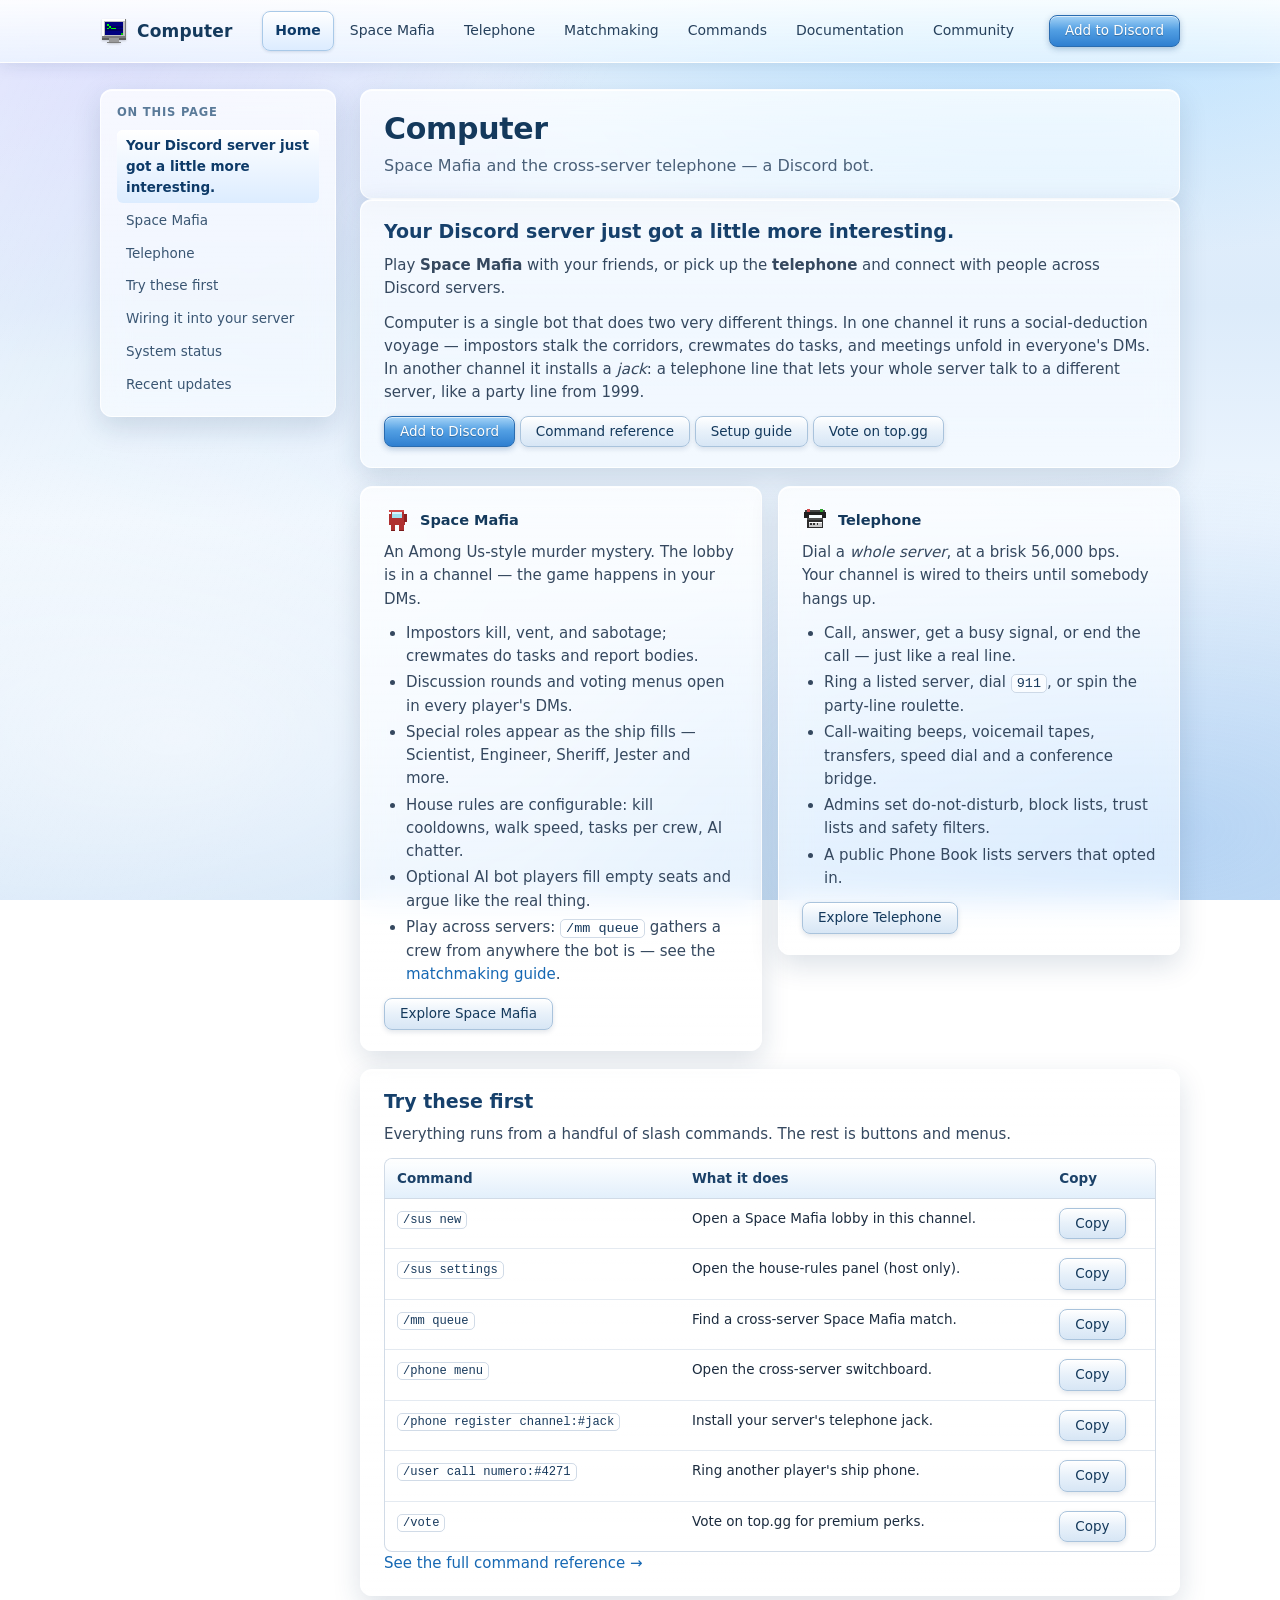
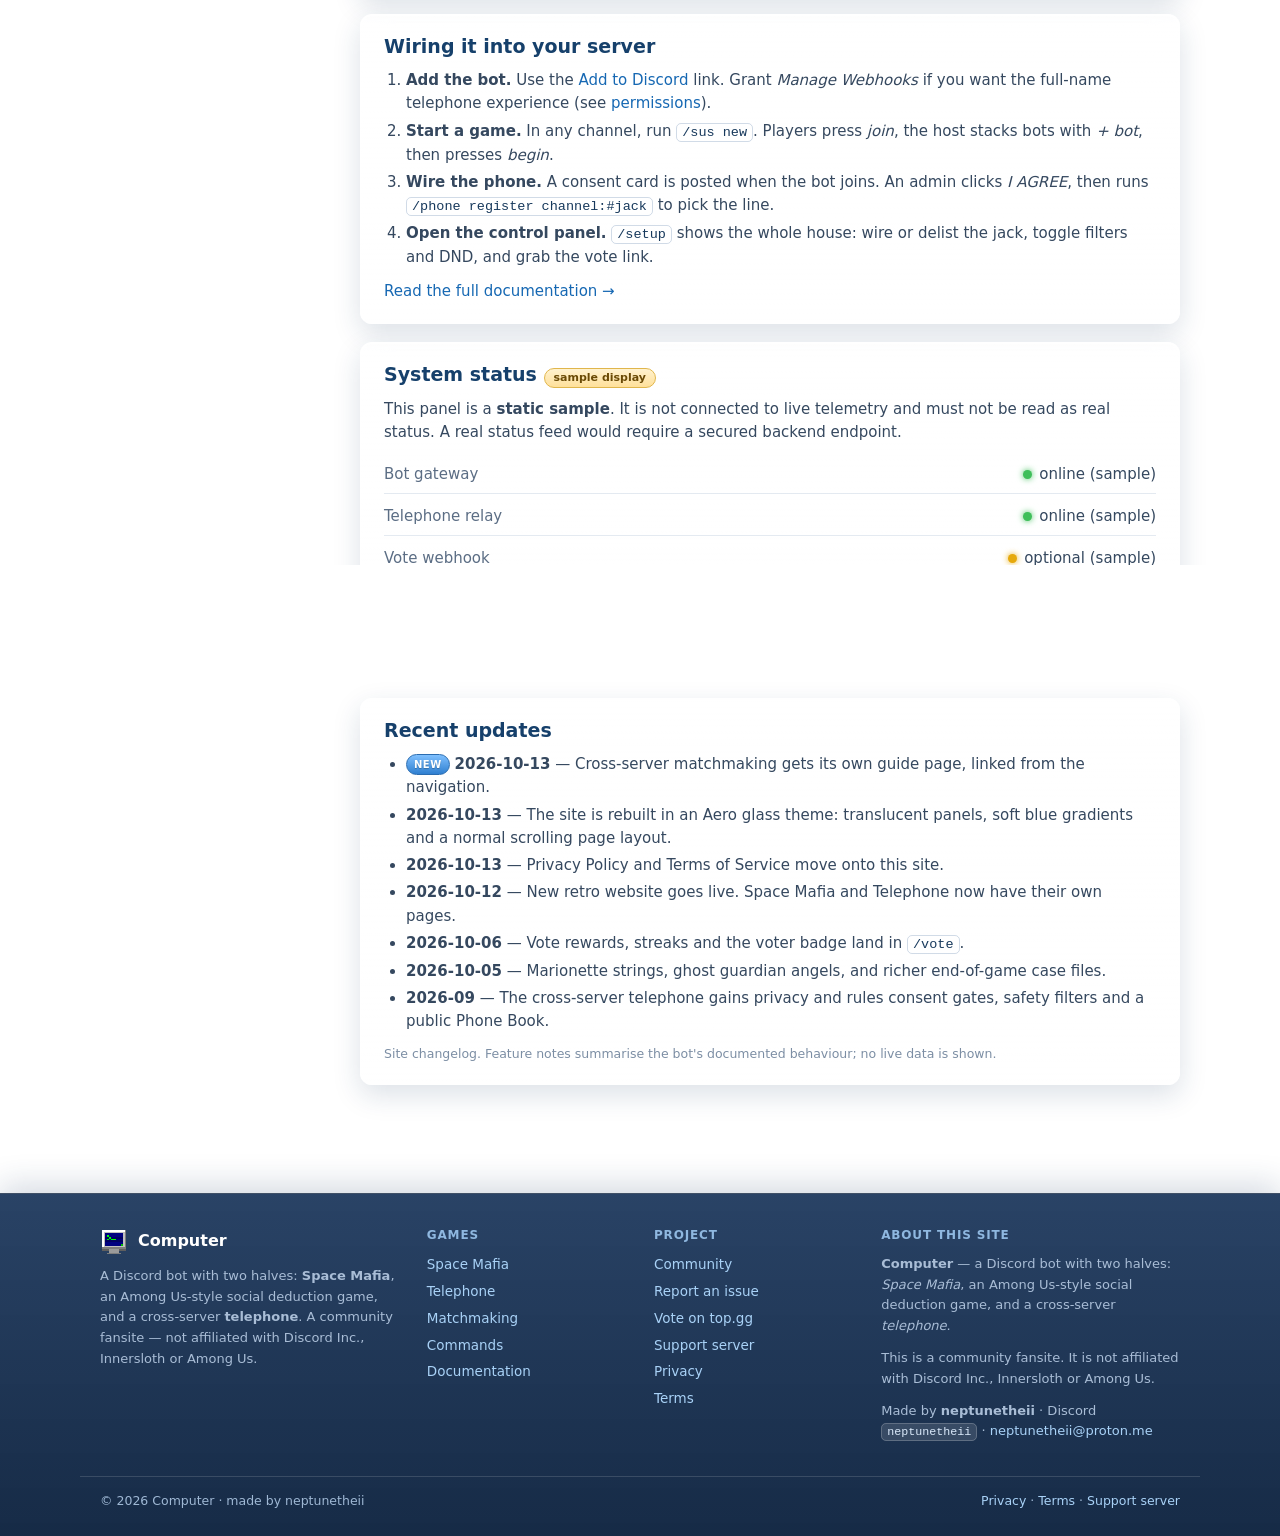
<file: index.html>
<!DOCTYPE html>
<html lang="en">
<head>
  <meta charset="utf-8">
  <meta name="viewport" content="width=device-width, initial-scale=1">
  <title>Computer — Space Mafia &amp; the cross-server telephone for Discord</title>
  <meta name="description" content="Computer is a Discord bot. Play Space Mafia (an Among Us-style social deduction game) or pick up the telephone and connect with people across Discord servers.">
  <link rel="icon" href="assets/img/favicon.svg" type="image/svg+xml">
  <link rel="stylesheet" href="assets/css/aero.css">
</head>
<body>
<a class="skip-link" href="#main">Skip to content</a>
<div class="aero-bg" aria-hidden="true"></div>

<header class="site-header">
  <div class="wrap">
    <a class="brand" href="index.html">
      <img src="assets/img/logo.svg" alt="" width="28" height="28">
      <span class="brand-name">Computer</span>
    </a>
    <nav class="site-nav" id="site-nav" aria-label="Primary">
      <a class="nav-link is-current" href="index.html" aria-current="page"><span>Home</span></a>
      <a class="nav-link" href="space-mafia.html"><span>Space Mafia</span></a>
      <a class="nav-link" href="telephone.html"><span>Telephone</span></a>
      <a class="nav-link" href="matchmaking.html"><span>Matchmaking</span></a>
      <a class="nav-link" href="commands.html"><span>Commands</span></a>
      <a class="nav-link" href="docs.html"><span>Documentation</span></a>
      <a class="nav-link" href="community.html"><span>Community</span></a>
    </nav>
    <div class="header-cta">
      <a class="btn btn-primary" href="https://discord.com/oauth2/authorize?client_id=1532049960693006376&permissions=4503599627683904&integration_type=0&scope=bot" rel="noopener">Add to Discord</a>
    </div>
    <button class="nav-toggle" type="button" aria-expanded="false" aria-controls="site-nav" aria-label="Toggle navigation">&#9776;</button>
  </div>
</header>

<main id="main" class="wrap">
  <div class="page-grid has-aside">
    <aside class="page-aside" aria-label="On this page">
      <p class="aside-title">On this page</p>
      <ul class="toc">
        <li><a href="#welcome-title">Your Discord server just got a little more interesting.</a></li>
        <li><a href="#f-mafia">Space Mafia</a></li>
        <li><a href="#f-phone">Telephone</a></li>
        <li><a href="#preview-title">Try these first</a></li>
        <li><a href="#setup-title">Wiring it into your server</a></li>
        <li><a href="#status-title">System status</a></li>
        <li><a href="#updates-title">Recent updates</a></li>
      </ul>
    </aside>
    <article class="page-main">
      <header class="page-head">
        <h1>Computer</h1>
        <p class="page-lead">Space Mafia and the cross-server telephone — a Discord bot.</p>
      </header>

<!-- ============================ welcome ============================ -->
    <section class="section" aria-labelledby="welcome-title">
      <div class="section-body">
        <h2 class="section-title" id="welcome-title">Your Discord server just got a little more interesting.</h2>
        <p class="panel-copy">
          Play <strong>Space Mafia</strong> with your friends, or pick up the <strong>telephone</strong>
          and connect with people across Discord servers.
        </p>
        <p class="panel-copy">
          Computer is a single bot that does two very different things. In one channel it runs a
          social-deduction voyage — impostors stalk the corridors, crewmates do tasks, and meetings
          unfold in everyone's DMs. In another channel it installs a <em>jack</em>: a telephone line
          that lets your whole server talk to a different server, like a party line from 1999.
        </p>
        <p class="panel-copy">
          <a class="btn btn-primary" href="https://discord.com/oauth2/authorize?client_id=1532049960693006376&amp;permissions=4503599627683904&amp;integration_type=0&amp;scope=bot" rel="noopener">Add to Discord</a>
          <a class="btn" href="commands.html">Command reference</a>
          <a class="btn" href="docs.html">Setup guide</a>
          <a class="btn" href="https://top.gg/bot/1532049960693006376" rel="noopener">Vote on top.gg</a>
        </p>
      </div>
    </section>

    <!-- ========================== two features ========================== -->
    <section class="section" aria-label="Featured systems">
      <div class="grid-2">

        <article class="feature" aria-labelledby="f-mafia">
          <div class="section-body">
            <div class="feature-head">
              <img class="feature-icon" src="assets/img/crewmate.svg" alt="">
              <h3 id="f-mafia">Space Mafia</h3>
            </div>
            <p class="panel-copy">An Among Us-style murder mystery. The lobby is in a channel — the game happens in your DMs.</p>
            <ul class="tight">
              <li>Impostors kill, vent, and sabotage; crewmates do tasks and report bodies.</li>
              <li>Discussion rounds and voting menus open in every player's DMs.</li>
              <li>Special roles appear as the ship fills — Scientist, Engineer, Sheriff, Jester and more.</li>
              <li>House rules are configurable: kill cooldowns, walk speed, tasks per crew, AI chatter.</li>
              <li>Optional AI bot players fill empty seats and argue like the real thing.</li>
              <li>Play across servers: <code>/mm queue</code> gathers a crew from anywhere the bot is — see the <a href="matchmaking.html">matchmaking guide</a>.</li>
            </ul>
            <p class="feature-actions">
              <a class="btn" href="space-mafia.html">Explore Space Mafia</a>
            </p>
          </div>
        </article>

        <article class="feature" aria-labelledby="f-phone">
          <div class="section-body">
            <div class="feature-head">
              <img class="feature-icon" src="assets/img/telephone.svg" alt="">
              <h3 id="f-phone">Telephone</h3>
            </div>
            <p class="panel-copy">Dial a <em>whole server</em>, at a brisk 56,000 bps. Your channel is wired to theirs until somebody hangs up.</p>
            <ul class="tight">
              <li>Call, answer, get a busy signal, or end the call — just like a real line.</li>
              <li>Ring a listed server, dial <code>911</code>, or spin the party-line roulette.</li>
              <li>Call-waiting beeps, voicemail tapes, transfers, speed dial and a conference bridge.</li>
              <li>Admins set do-not-disturb, block lists, trust lists and safety filters.</li>
              <li>A public Phone Book lists servers that opted in.</li>
            </ul>
            <p class="feature-actions">
              <a class="btn" href="telephone.html">Explore Telephone</a>
            </p>
          </div>
        </article>

      </div>
    </section>

    <!-- ========================= command preview ========================= -->
    <section class="section" aria-labelledby="preview-title">
      <div class="section-body">
        <h2 class="section-title" id="preview-title">Try these first</h2>
        <p class="panel-copy">Everything runs from a handful of slash commands. The rest is buttons and menus.</p>
        <div class="table-scroll">
          <table class="doc-table">
            <thead>
              <tr><th class="col-cmd">Command</th><th>What it does</th><th>Copy</th></tr>
            </thead>
            <tbody>
              <tr><td class="col-cmd"><code>/sus new</code></td><td>Open a Space Mafia lobby in this channel.</td><td><button class="btn" data-copy="/sus new">Copy</button></td></tr>
              <tr><td class="col-cmd"><code>/sus settings</code></td><td>Open the house-rules panel (host only).</td><td><button class="btn" data-copy="/sus settings">Copy</button></td></tr>
              <tr><td class="col-cmd"><code>/mm queue</code></td><td>Find a cross-server Space Mafia match.</td><td><button class="btn" data-copy="/mm queue">Copy</button></td></tr>
              <tr><td class="col-cmd"><code>/phone menu</code></td><td>Open the cross-server switchboard.</td><td><button class="btn" data-copy="/phone menu">Copy</button></td></tr>
              <tr><td class="col-cmd"><code>/phone register channel:#jack</code></td><td>Install your server's telephone jack.</td><td><button class="btn" data-copy="/phone register channel:#jack">Copy</button></td></tr>
              <tr><td class="col-cmd"><code>/user call numero:#4271</code></td><td>Ring another player's ship phone.</td><td><button class="btn" data-copy="/user call numero:#4271">Copy</button></td></tr>
              <tr><td class="col-cmd"><code>/vote</code></td><td>Vote on top.gg for premium perks.</td><td><button class="btn" data-copy="/vote">Copy</button></td></tr>
            </tbody>
          </table>
        </div>
        <p class="panel-copy"><a href="commands.html">See the full command reference &rarr;</a></p>
      </div>
    </section>

    <!-- ============================ setup ============================== -->
    <section class="section" aria-labelledby="setup-title">
      <div class="section-body">
        <h2 class="section-title" id="setup-title">Wiring it into your server</h2>
        <ol>
          <li><strong>Add the bot.</strong> Use the <a href="https://discord.com/oauth2/authorize?client_id=1532049960693006376&amp;permissions=4503599627683904&amp;integration_type=0&amp;scope=bot" rel="noopener">Add to Discord</a> link. Grant <em>Manage Webhooks</em> if you want the full-name telephone experience (see <a href="docs.html#permissions">permissions</a>).</li>
          <li><strong>Start a game.</strong> In any channel, run <code>/sus new</code>. Players press <em>join</em>, the host stacks bots with <em>+ bot</em>, then presses <em>begin</em>.</li>
          <li><strong>Wire the phone.</strong> A consent card is posted when the bot joins. An admin clicks <em>I AGREE</em>, then runs <code>/phone register channel:#jack</code> to pick the line.</li>
          <li><strong>Open the control panel.</strong> <code>/setup</code> shows the whole house: wire or delist the jack, toggle filters and DND, and grab the vote link.</li>
        </ol>
        <p class="panel-copy"><a href="docs.html">Read the full documentation &rarr;</a></p>
      </div>
    </section>

    <!-- ============================ status ============================= -->
    <section class="section" id="status" aria-labelledby="status-title">
      <div class="section-body">
        <h2 class="section-title" id="status-title">System status <span class="sample-flag">sample display</span></h2>
        <p class="panel-copy">
          This panel is a <strong>static sample</strong>. It is not connected to live telemetry and must not be
          read as real status. A real status feed would require a secured backend endpoint.
        </p>
        <ul class="status-list">
          <li><span class="st-label">Bot gateway</span><span><span class="status-dot ok" aria-hidden="true"></span>online (sample)</span></li>
          <li><span class="st-label">Telephone relay</span><span><span class="status-dot ok" aria-hidden="true"></span>online (sample)</span></li>
          <li><span class="st-label">Vote webhook</span><span><span class="status-dot warn" aria-hidden="true"></span>optional (sample)</span></li>
          <li><span class="st-label">Account + line store</span><span><span class="status-dot ok" aria-hidden="true"></span>online (sample)</span></li>
        </ul>
        <p class="panel-copy" style="margin-top:8px">
          <button class="btn" data-copy="http://127.0.0.1:8080/healthz">Copy health check URL</button>
          <span class="tag">GET /healthz</span> <span class="tag">POST /topgg/webhook</span>
        </p>
      </div>
    </section>

    <!-- ============================ updates ============================ -->
    <section class="section" aria-labelledby="updates-title">
      <div class="section-body">
        <h2 class="section-title" id="updates-title">Recent updates</h2>
        <ul>
          <li><span class="newflag">new</span> <strong>2026-10-13</strong> — Cross-server matchmaking gets its own guide page, linked from the navigation.</li>
          <li><strong>2026-10-13</strong> — The site is rebuilt in an Aero glass theme: translucent panels, soft blue gradients and a normal scrolling page layout.</li>
          <li><strong>2026-10-13</strong> — Privacy Policy and Terms of Service move onto this site.</li>
          <li><strong>2026-10-12</strong> — New retro website goes live. Space Mafia and Telephone now have their own pages.</li>
          <li><strong>2026-10-06</strong> — Vote rewards, streaks and the voter badge land in <code>/vote</code>.</li>
          <li><strong>2026-10-05</strong> — Marionette strings, ghost guardian angels, and richer end-of-game case files.</li>
          <li><strong>2026-09</strong> — The cross-server telephone gains privacy and rules consent gates, safety filters and a public Phone Book.</li>
        </ul>
<p class="smallprint">Site changelog. Feature notes summarise the bot's documented behaviour; no live data is shown.</p>
      </div>
    </section>
    </article>
  </div>
</main>

<footer class="site-footer">
  <div class="wrap footer-grid">
    <div class="f-col">
      <div class="f-brand"><img src="assets/img/logo.svg" alt=""><b>Computer</b></div>
      <p class="f-blurb">A Discord bot with two halves: <strong>Space&nbsp;Mafia</strong>, an
      Among&nbsp;Us-style social deduction game, and a cross-server <strong>telephone</strong>.
      A community fansite &mdash; not affiliated with Discord&nbsp;Inc., Innersloth or Among&nbsp;Us.</p>
    </div>
    <nav class="f-col" aria-label="Games">
      <h4>Games</h4>
      <ul>
        <li><a href="space-mafia.html">Space Mafia</a></li>
        <li><a href="telephone.html">Telephone</a></li>
        <li><a href="matchmaking.html">Matchmaking</a></li>
        <li><a href="commands.html">Commands</a></li>
        <li><a href="docs.html">Documentation</a></li>
      </ul>
    </nav>
    <nav class="f-col" aria-label="Project">
      <h4>Project</h4>
      <ul>
        <li><a href="community.html">Community</a></li>
        <li><a href="https://github.com/notmicrosoft2000-cmd/computer/issues" rel="noopener">Report an issue</a></li>
        <li><a href="https://top.gg/bot/1532049960693006376" rel="noopener">Vote on top.gg</a></li>
        <li><a href="https://discord.gg/3ew2nxAjbC" rel="noopener">Support server</a></li>
        <li><a href="privacy.html">Privacy</a></li>
        <li><a href="terms.html">Terms</a></li>
      </ul>
    </nav>
    <div class="f-col" id="about">
      <h4>About this site</h4>
      <p><strong>Computer</strong> &mdash; a Discord bot with two halves: <em>Space Mafia</em>,
      an Among&nbsp;Us-style social deduction game, and a cross-server <em>telephone</em>.</p>
      <p>This is a community fansite. It is not affiliated with Discord&nbsp;Inc., Innersloth or Among&nbsp;Us.</p>
      <p>Made by <strong>neptunetheii</strong> &middot; Discord <code>neptunetheii</code> &middot;
      <a href="mailto:neptunetheii@proton.me">neptunetheii@proton.me</a></p>
    </div>
  </div>
  <div class="wrap footer-bottom">
    <p>&copy; <span data-year>2026</span> Computer &middot; made by neptunetheii</p>
    <p><a href="privacy.html">Privacy</a> &middot; <a href="terms.html">Terms</a> &middot;
    <a href="https://discord.gg/3ew2nxAjbC" rel="noopener">Support server</a></p>
  </div>
</footer>

<script src="assets/js/main.js" defer></script>
</body>
</html>
</file>
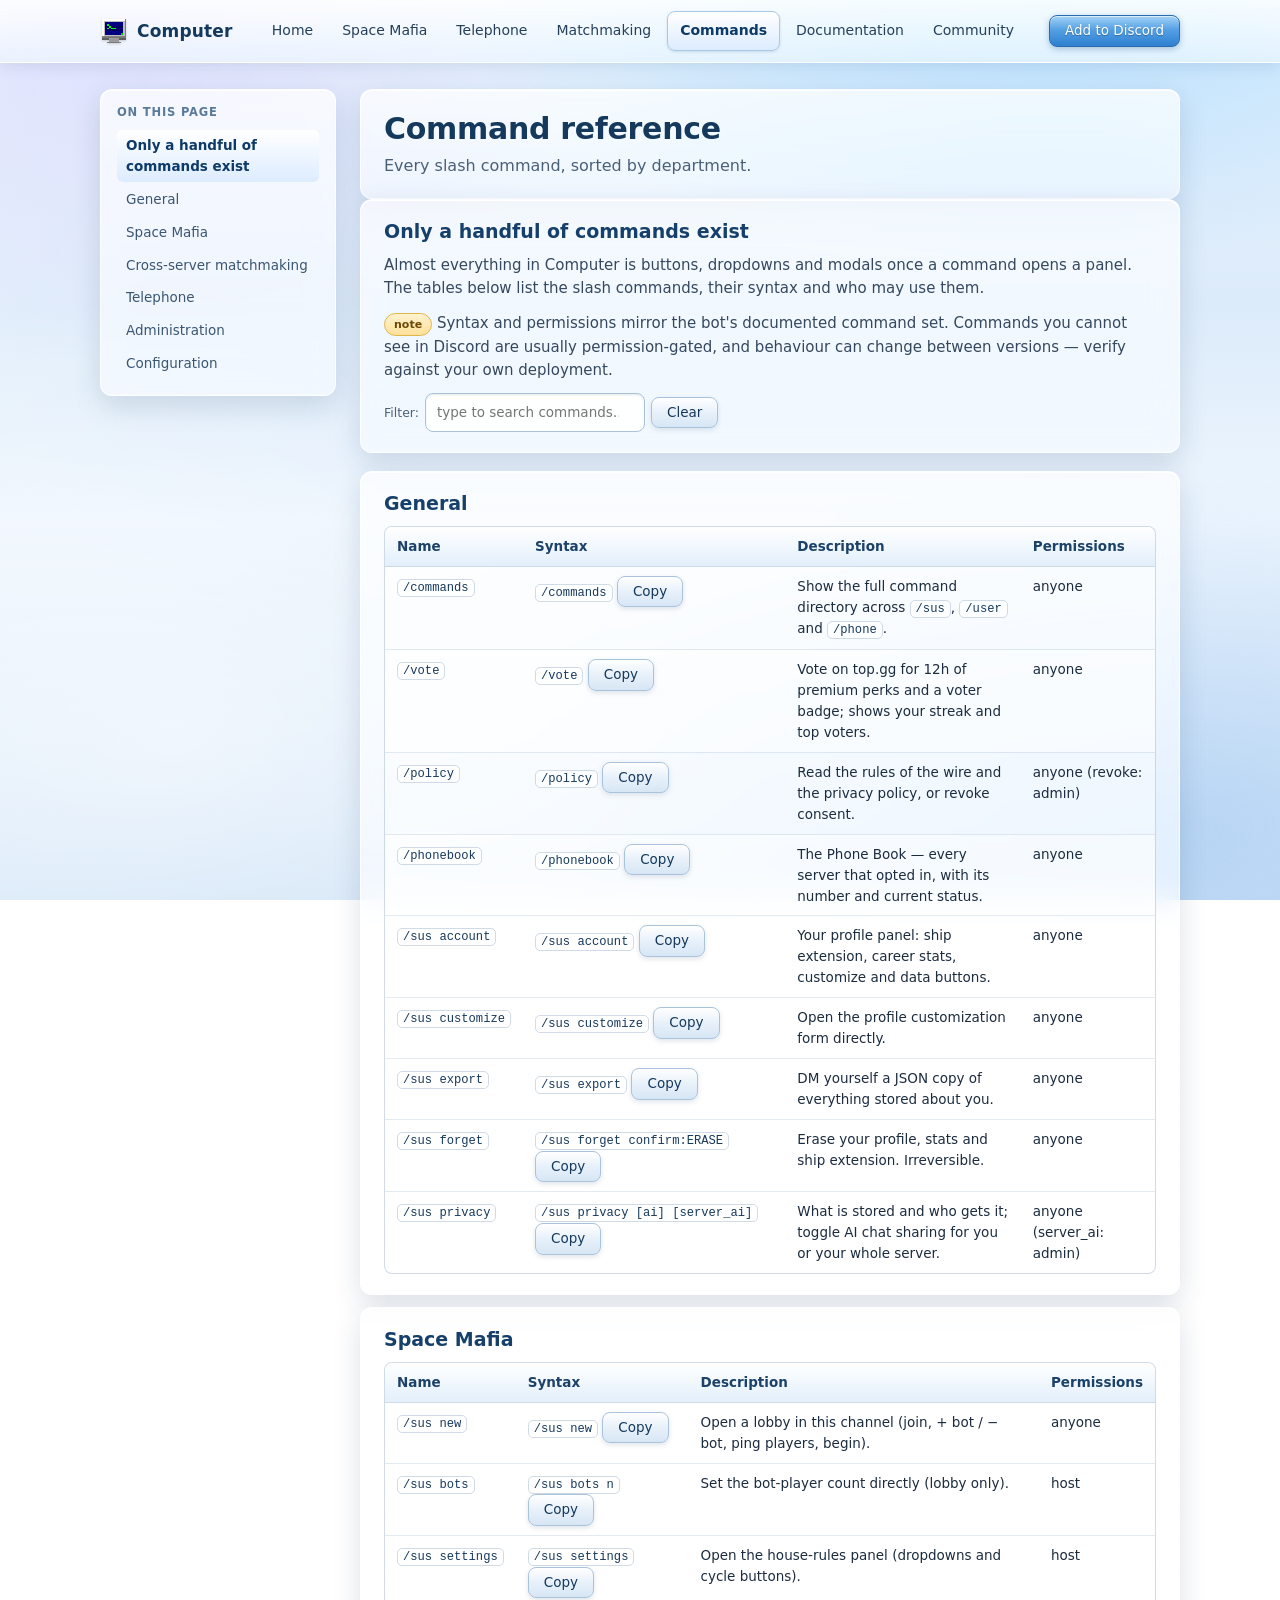
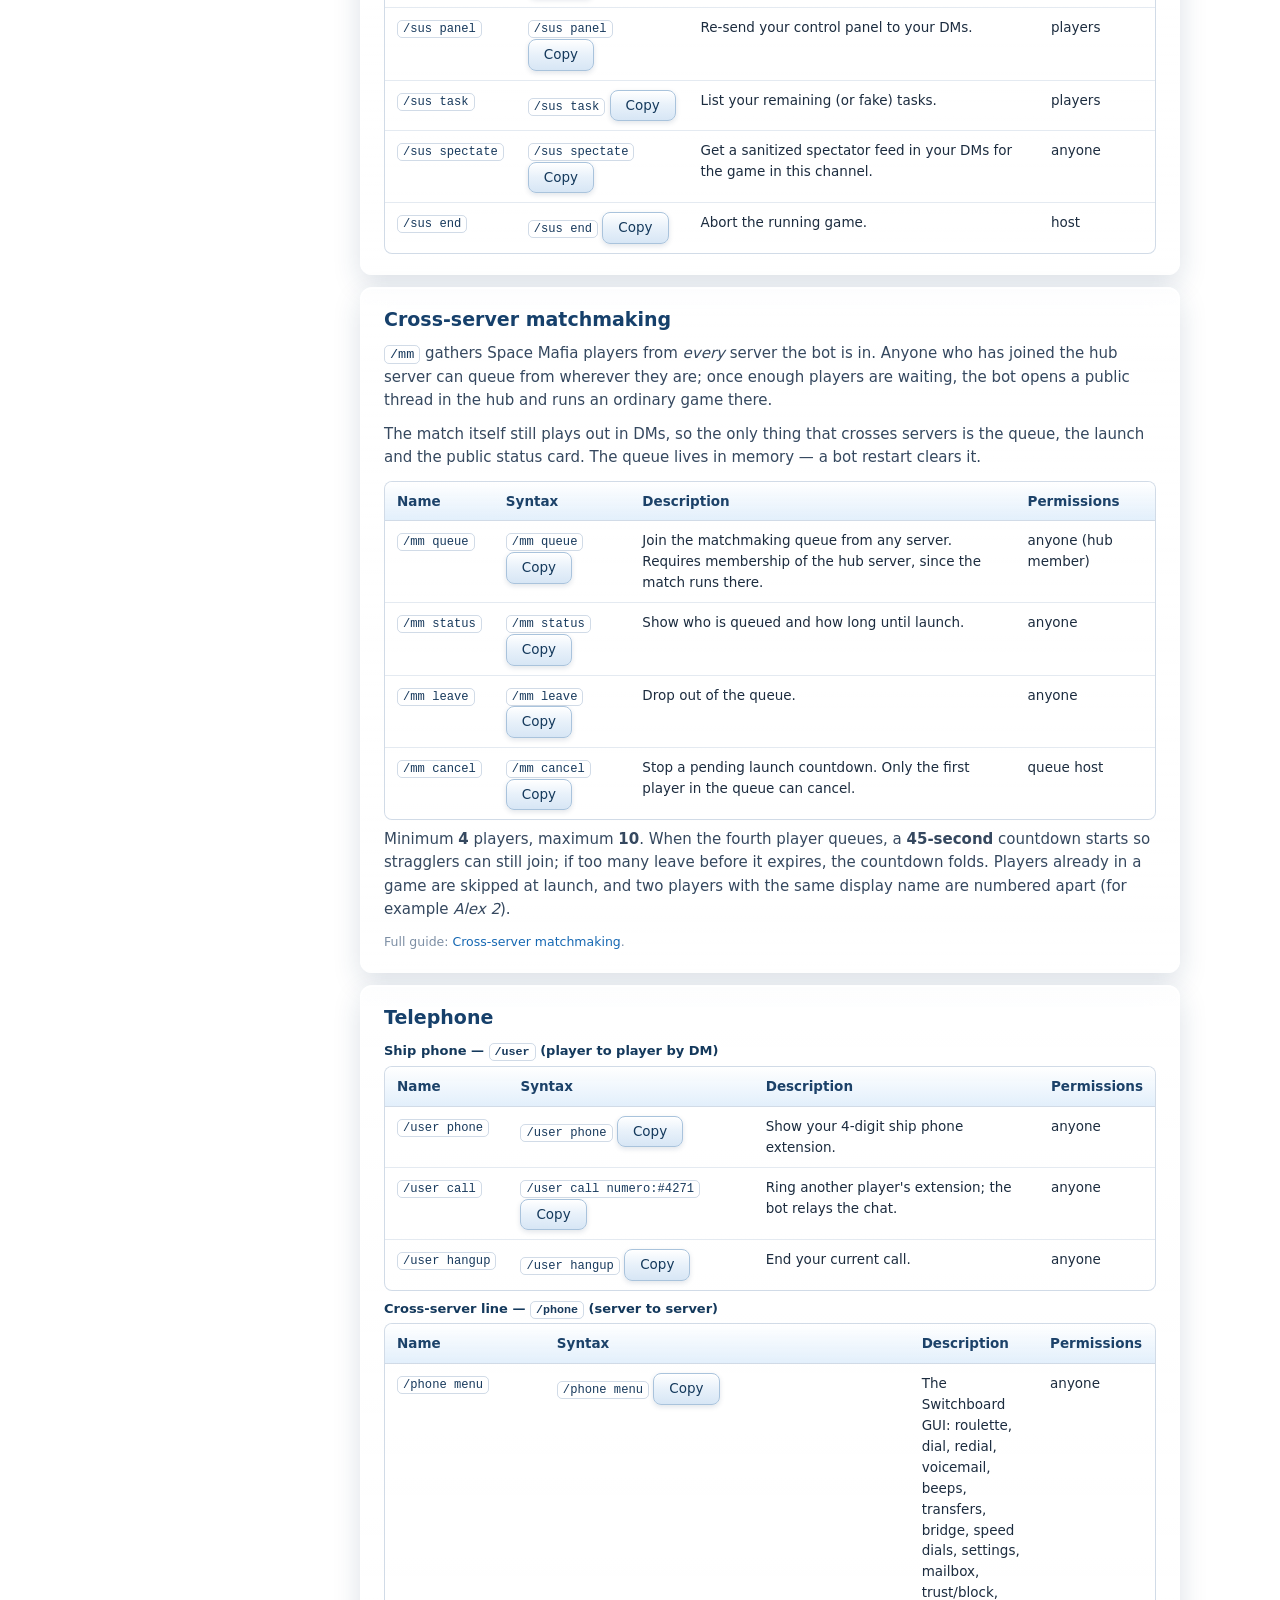
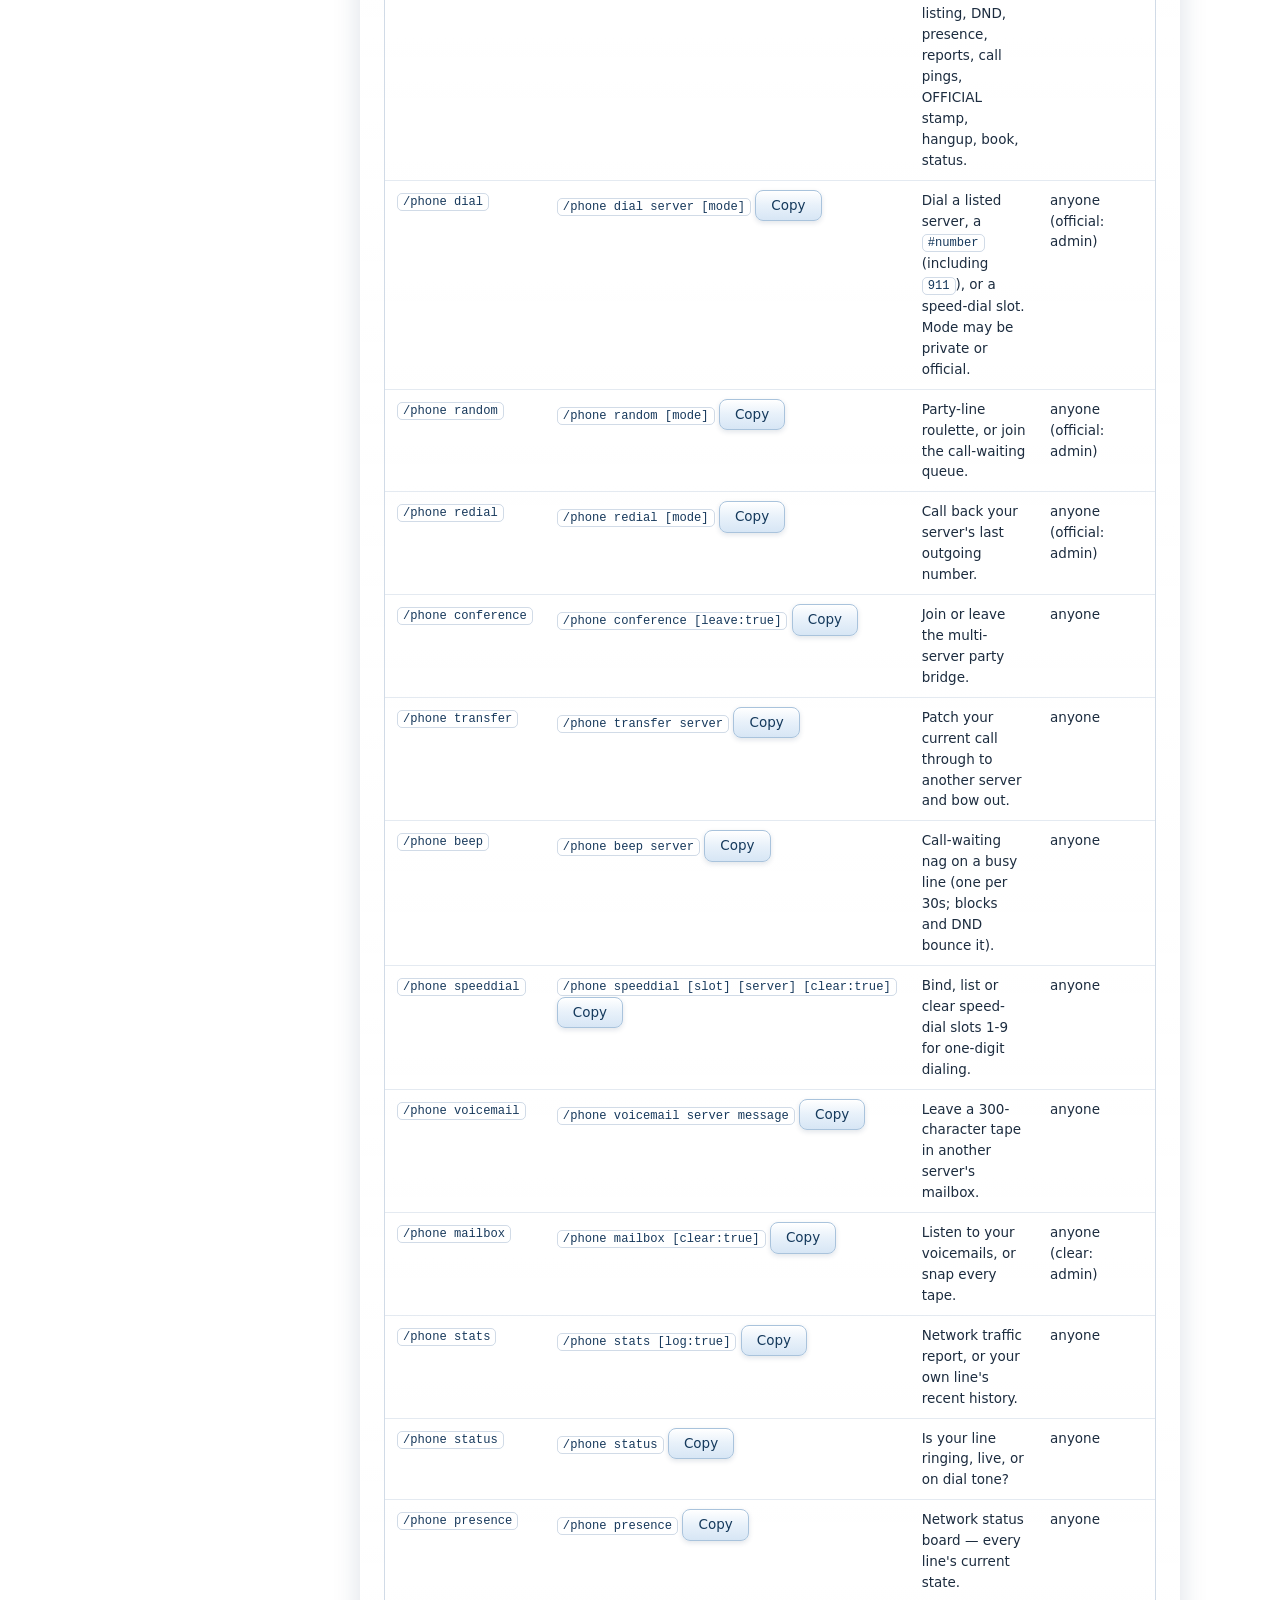
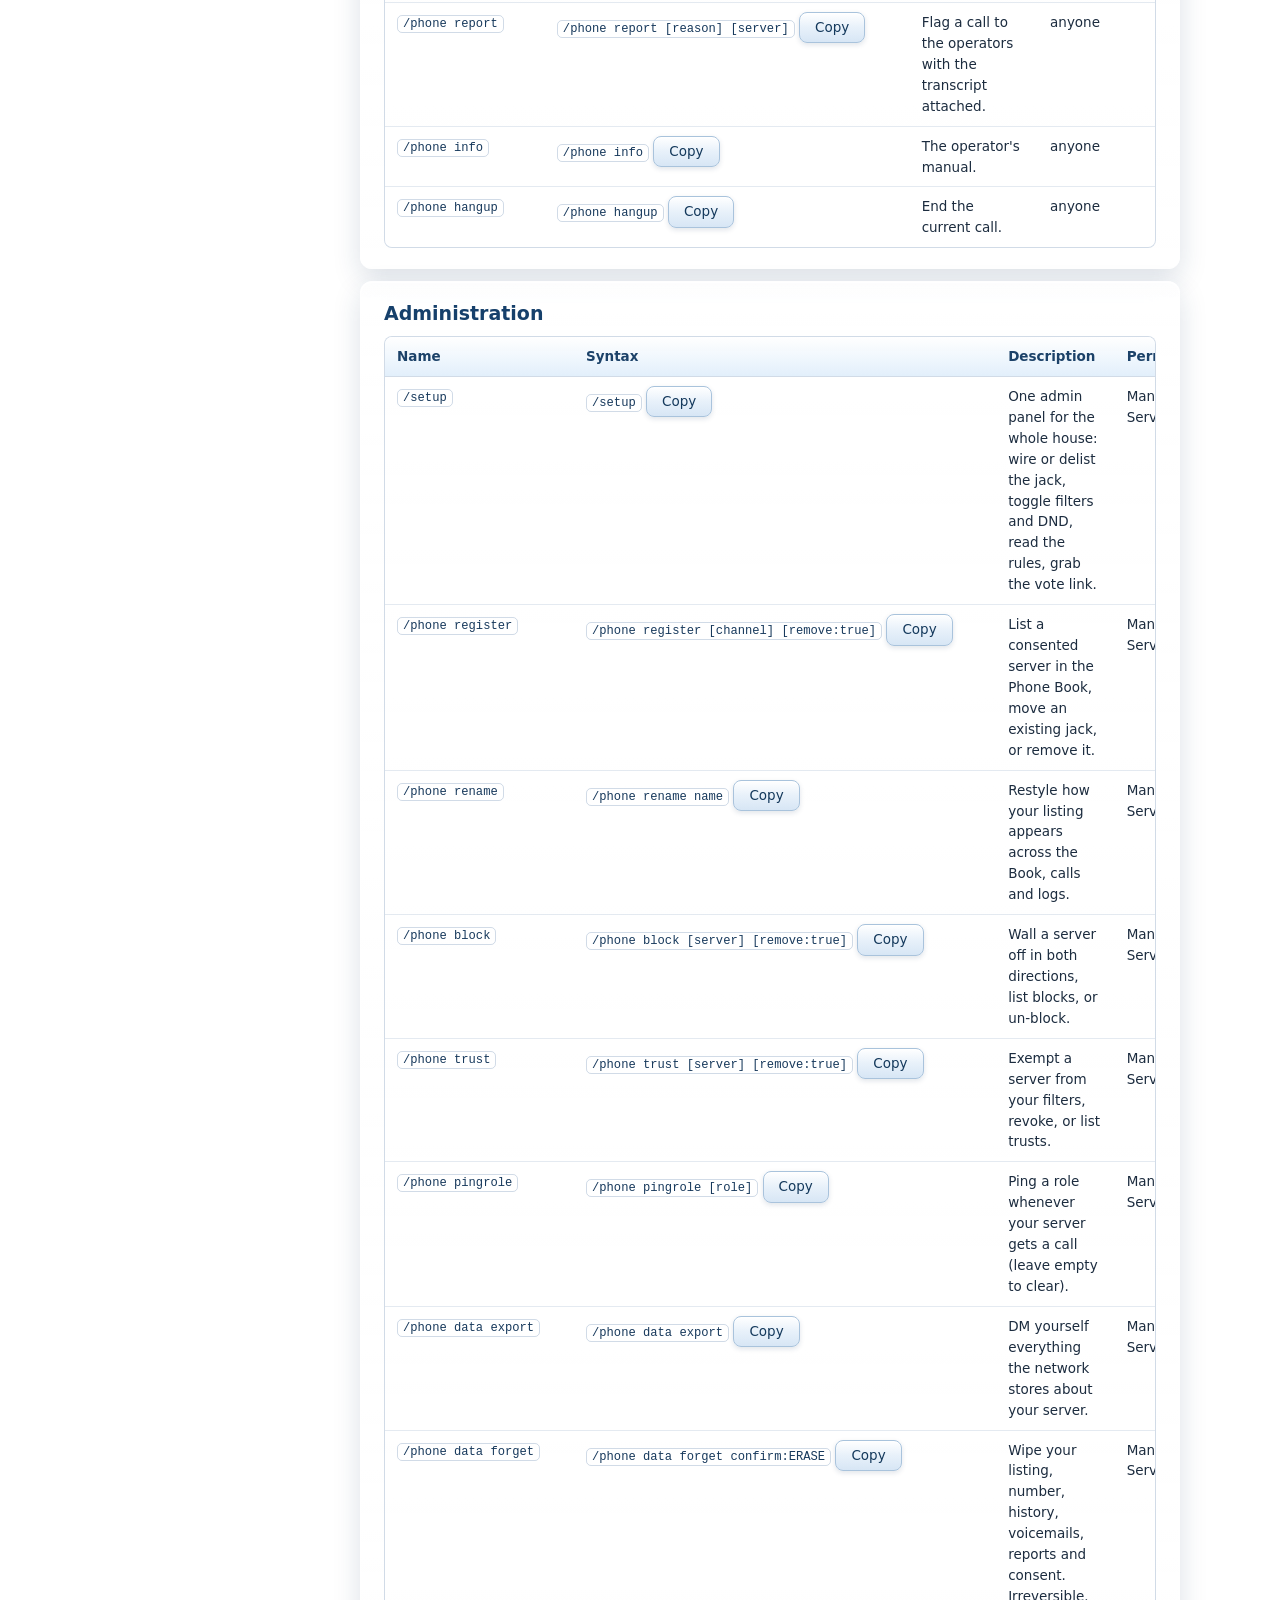
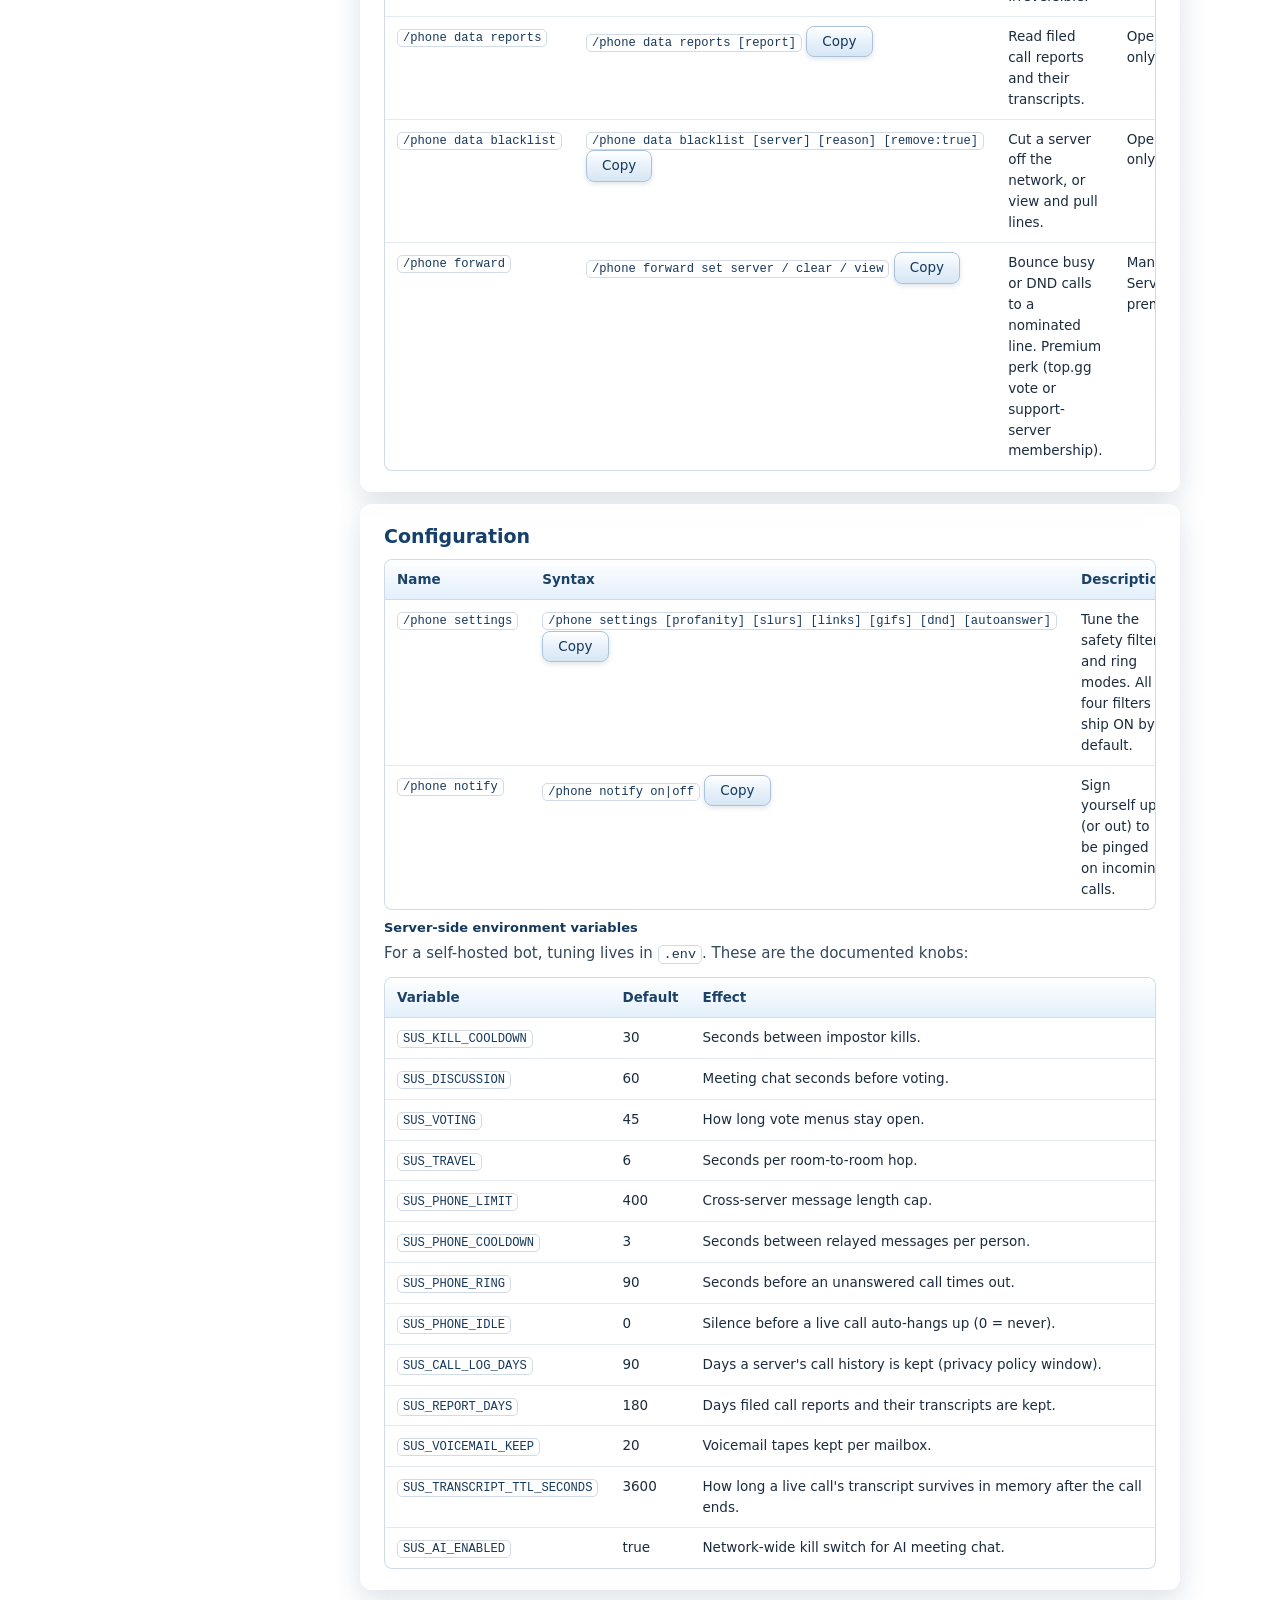
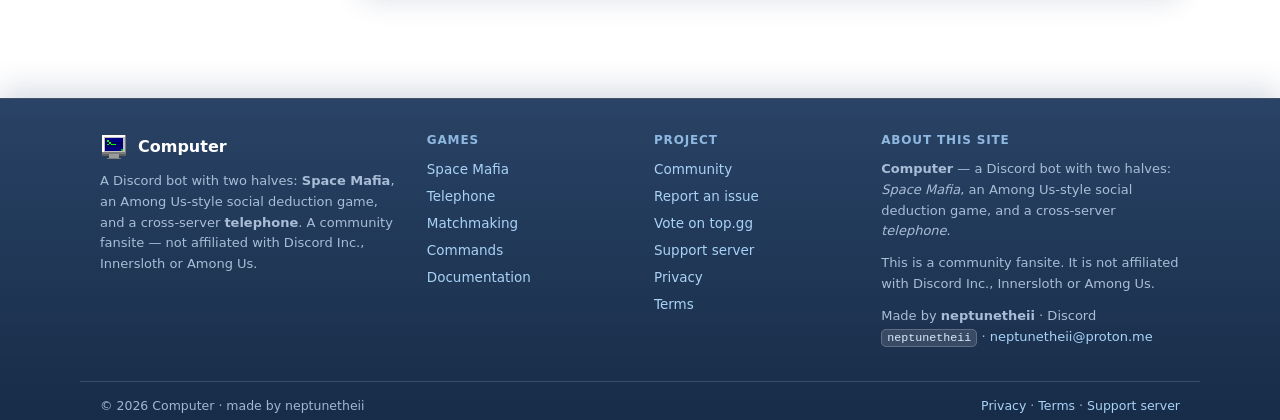
<file: commands.html>
<!DOCTYPE html>
<html lang="en">
<head>
  <meta charset="utf-8">
  <meta name="viewport" content="width=device-width, initial-scale=1">
  <title>Commands — Computer</title>
  <meta name="description" content="The full Computer Discord bot command reference: General, Space Mafia, cross-server matchmaking, Telephone, Administration and Configuration, with syntax and permissions.">
  <link rel="icon" href="assets/img/favicon.svg" type="image/svg+xml">
  <link rel="stylesheet" href="assets/css/aero.css">
</head>
<body>
<a class="skip-link" href="#main">Skip to content</a>
<div class="aero-bg" aria-hidden="true"></div>

<header class="site-header">
  <div class="wrap">
    <a class="brand" href="index.html">
      <img src="assets/img/logo.svg" alt="" width="28" height="28">
      <span class="brand-name">Computer</span>
    </a>
    <nav class="site-nav" id="site-nav" aria-label="Primary">
      <a class="nav-link" href="index.html"><span>Home</span></a>
      <a class="nav-link" href="space-mafia.html"><span>Space Mafia</span></a>
      <a class="nav-link" href="telephone.html"><span>Telephone</span></a>
      <a class="nav-link" href="matchmaking.html"><span>Matchmaking</span></a>
      <a class="nav-link is-current" href="commands.html" aria-current="page"><span>Commands</span></a>
      <a class="nav-link" href="docs.html"><span>Documentation</span></a>
      <a class="nav-link" href="community.html"><span>Community</span></a>
    </nav>
    <div class="header-cta">
      <a class="btn btn-primary" href="https://discord.com/oauth2/authorize?client_id=1532049960693006376&permissions=4503599627683904&integration_type=0&scope=bot" rel="noopener">Add to Discord</a>
    </div>
    <button class="nav-toggle" type="button" aria-expanded="false" aria-controls="site-nav" aria-label="Toggle navigation">&#9776;</button>
  </div>
</header>

<main id="main" class="wrap">
  <div class="page-grid has-aside">
    <aside class="page-aside" aria-label="On this page">
      <p class="aside-title">On this page</p>
      <ul class="toc">
        <li><a href="#cmd-intro">Only a handful of commands exist</a></li>
        <li><a href="#h-general">General</a></li>
        <li><a href="#h-sm">Space Mafia</a></li>
        <li><a href="#h-mm">Cross-server matchmaking</a></li>
        <li><a href="#h-tel">Telephone</a></li>
        <li><a href="#h-admin">Administration</a></li>
        <li><a href="#h-conf">Configuration</a></li>
      </ul>
    </aside>
    <article class="page-main">
      <header class="page-head">
        <h1>Command reference</h1>
        <p class="page-lead">Every slash command, sorted by department.</p>
      </header>

<section class="section" aria-labelledby="cmd-intro">
      <div class="section-body">
        <h2 class="section-title" id="cmd-intro">Only a handful of commands exist</h2>
        <p class="panel-copy">
          Almost everything in Computer is buttons, dropdowns and modals once a command opens a panel.
          The tables below list the slash commands, their syntax and who may use them.
        </p>
        <p class="panel-copy">
          <span class="sample-flag">note</span> Syntax and permissions mirror the bot's documented command set.
          Commands you cannot see in Discord are usually permission-gated, and behaviour can change between
          versions — verify against your own deployment.
        </p>
        <div class="field-row" style="margin-top:8px;flex-wrap:wrap;gap:6px">
          <label for="cmd-filter">Filter:</label>
          <input id="cmd-filter" type="search" data-filter-input placeholder="type to search commands&hellip;" style="min-width:220px">
          <button class="btn" type="button" data-filter-clear>Clear</button>
        </div>
        <p data-filter-empty hidden style="font-weight:700">No commands match that filter.</p>
      </div>
    </section>

    

      

      


        <!-- ============================ GENERAL ============================ -->
        <section id="general" data-filter-section aria-labelledby="h-general">
          <div class="group">
            <div class="section-body">
              <h2 class="section-title" id="h-general">General</h2>
              <div class="table-scroll">
                <table class="doc-table">
                  <thead><tr><th>Name</th><th>Syntax</th><th>Description</th><th>Permissions</th></tr></thead>
                  <tbody>
                    <tr><td><code>/commands</code></td><td><code>/commands</code> <button class="btn" data-copy="/commands">Copy</button></td><td>Show the full command directory across <code>/sus</code>, <code>/user</code> and <code>/phone</code>.</td><td>anyone</td></tr>
                    <tr><td><code>/vote</code></td><td><code>/vote</code> <button class="btn" data-copy="/vote">Copy</button></td><td>Vote on top.gg for 12h of premium perks and a voter badge; shows your streak and top voters.</td><td>anyone</td></tr>
                    <tr><td><code>/policy</code></td><td><code>/policy</code> <button class="btn" data-copy="/policy">Copy</button></td><td>Read the rules of the wire and the privacy policy, or revoke consent.</td><td>anyone (revoke: admin)</td></tr>
                    <tr><td><code>/phonebook</code></td><td><code>/phonebook</code> <button class="btn" data-copy="/phonebook">Copy</button></td><td>The Phone Book — every server that opted in, with its number and current status.</td><td>anyone</td></tr>
                    <tr><td><code>/sus account</code></td><td><code>/sus account</code> <button class="btn" data-copy="/sus account">Copy</button></td><td>Your profile panel: ship extension, career stats, customize and data buttons.</td><td>anyone</td></tr>
                    <tr><td><code>/sus customize</code></td><td><code>/sus customize</code> <button class="btn" data-copy="/sus customize">Copy</button></td><td>Open the profile customization form directly.</td><td>anyone</td></tr>
                    <tr><td><code>/sus export</code></td><td><code>/sus export</code> <button class="btn" data-copy="/sus export">Copy</button></td><td>DM yourself a JSON copy of everything stored about you.</td><td>anyone</td></tr>
                    <tr><td><code>/sus forget</code></td><td><code>/sus forget confirm:ERASE</code> <button class="btn" data-copy="/sus forget confirm:ERASE">Copy</button></td><td>Erase your profile, stats and ship extension. Irreversible.</td><td>anyone</td></tr>
                    <tr><td><code>/sus privacy</code></td><td><code>/sus privacy [ai] [server_ai]</code> <button class="btn" data-copy="/sus privacy ai:true">Copy</button></td><td>What is stored and who gets it; toggle AI chat sharing for you or your whole server.</td><td>anyone (server_ai: admin)</td></tr>
                  </tbody>
                </table>
              </div>
            </div>
          </div>
        </section>

        <!-- ========================== SPACE MAFIA ========================= -->
        <section id="space-mafia" data-filter-section aria-labelledby="h-sm" style="margin-top:12px">
          <div class="group">
            <div class="section-body">
              <h2 class="section-title" id="h-sm">Space Mafia</h2>
              <div class="table-scroll">
                <table class="doc-table">
                  <thead><tr><th>Name</th><th>Syntax</th><th>Description</th><th>Permissions</th></tr></thead>
                  <tbody>
                    <tr><td><code>/sus new</code></td><td><code>/sus new</code> <button class="btn" data-copy="/sus new">Copy</button></td><td>Open a lobby in this channel (join, + bot / &minus; bot, ping players, begin).</td><td>anyone</td></tr>
                    <tr><td><code>/sus bots</code></td><td><code>/sus bots n</code> <button class="btn" data-copy="/sus bots n">Copy</button></td><td>Set the bot-player count directly (lobby only).</td><td>host</td></tr>
                    <tr><td><code>/sus settings</code></td><td><code>/sus settings</code> <button class="btn" data-copy="/sus settings">Copy</button></td><td>Open the house-rules panel (dropdowns and cycle buttons).</td><td>host</td></tr>
                    <tr><td><code>/sus panel</code></td><td><code>/sus panel</code> <button class="btn" data-copy="/sus panel">Copy</button></td><td>Re-send your control panel to your DMs.</td><td>players</td></tr>
                    <tr><td><code>/sus task</code></td><td><code>/sus task</code> <button class="btn" data-copy="/sus task">Copy</button></td><td>List your remaining (or fake) tasks.</td><td>players</td></tr>
                    <tr><td><code>/sus spectate</code></td><td><code>/sus spectate</code> <button class="btn" data-copy="/sus spectate">Copy</button></td><td>Get a sanitized spectator feed in your DMs for the game in this channel.</td><td>anyone</td></tr>
                    <tr><td><code>/sus end</code></td><td><code>/sus end</code> <button class="btn" data-copy="/sus end">Copy</button></td><td>Abort the running game.</td><td>host</td></tr>
                  </tbody>
                </table>
              </div>
            </div>
          </div>
        </section>

        <!-- ==================== CROSS-SERVER MATCHMAKING =================== -->
        <section id="matchmaking" data-filter-section aria-labelledby="h-mm" style="margin-top:12px">
          <div class="group">
            <div class="section-body">
              <h2 class="section-title" id="h-mm">Cross-server matchmaking</h2>
              <p class="panel-copy">
                <code>/mm</code> gathers Space Mafia players from <em>every</em> server the bot is in.
                Anyone who has joined the hub server can queue from wherever they are; once enough players
                are waiting, the bot opens a public thread in the hub and runs an ordinary game there.
              </p>
              <p class="panel-copy">
                The match itself still plays out in DMs, so the only thing that crosses servers is the queue,
                the launch and the public status card. The queue lives in memory &mdash; a bot restart clears it.
              </p>
              <div class="table-scroll">
                <table class="doc-table">
                  <thead><tr><th>Name</th><th>Syntax</th><th>Description</th><th>Permissions</th></tr></thead>
                  <tbody>
                    <tr><td><code>/mm queue</code></td><td><code>/mm queue</code> <button class="btn" data-copy="/mm queue">Copy</button></td><td>Join the matchmaking queue from any server. Requires membership of the hub server, since the match runs there.</td><td>anyone (hub member)</td></tr>
                    <tr><td><code>/mm status</code></td><td><code>/mm status</code> <button class="btn" data-copy="/mm status">Copy</button></td><td>Show who is queued and how long until launch.</td><td>anyone</td></tr>
                    <tr><td><code>/mm leave</code></td><td><code>/mm leave</code> <button class="btn" data-copy="/mm leave">Copy</button></td><td>Drop out of the queue.</td><td>anyone</td></tr>
                    <tr><td><code>/mm cancel</code></td><td><code>/mm cancel</code> <button class="btn" data-copy="/mm cancel">Copy</button></td><td>Stop a pending launch countdown. Only the first player in the queue can cancel.</td><td>queue host</td></tr>
                  </tbody>
                </table>
              </div>
              <p class="panel-copy" style="margin-top:8px">
                Minimum <strong>4</strong> players, maximum <strong>10</strong>. When the fourth player queues, a
                <strong>45-second</strong> countdown starts so stragglers can still join; if too many leave before it
                expires, the countdown folds. Players already in a game are skipped at launch, and two players with
                the same display name are numbered apart (for example <em>Alex 2</em>).
              </p>
              <p class="phase-note">Full guide: <a href="matchmaking.html">Cross-server matchmaking</a>.</p>
            </div>
          </div>
        </section>

        <!-- =========================== TELEPHONE =========================== -->
        <section id="telephone" data-filter-section aria-labelledby="h-tel" style="margin-top:12px">
          <div class="group">
            <div class="section-body">
              <h2 class="section-title" id="h-tel">Telephone</h2>

              <h3 style="font-size:13px">Ship phone — <code>/user</code> (player to player by DM)</h3>
              <div class="table-scroll">
                <table class="doc-table">
                  <thead><tr><th>Name</th><th>Syntax</th><th>Description</th><th>Permissions</th></tr></thead>
                  <tbody>
                    <tr><td><code>/user phone</code></td><td><code>/user phone</code> <button class="btn" data-copy="/user phone">Copy</button></td><td>Show your 4-digit ship phone extension.</td><td>anyone</td></tr>
                    <tr><td><code>/user call</code></td><td><code>/user call numero:#4271</code> <button class="btn" data-copy="/user call numero:#4271">Copy</button></td><td>Ring another player's extension; the bot relays the chat.</td><td>anyone</td></tr>
                    <tr><td><code>/user hangup</code></td><td><code>/user hangup</code> <button class="btn" data-copy="/user hangup">Copy</button></td><td>End your current call.</td><td>anyone</td></tr>
                  </tbody>
                </table>
              </div>

              <h3 style="font-size:13px;margin-top:10px">Cross-server line — <code>/phone</code> (server to server)</h3>
              <div class="table-scroll">
                <table class="doc-table">
                  <thead><tr><th>Name</th><th>Syntax</th><th>Description</th><th>Permissions</th></tr></thead>
                  <tbody>
                    <tr><td><code>/phone menu</code></td><td><code>/phone menu</code> <button class="btn" data-copy="/phone menu">Copy</button></td><td>The Switchboard GUI: roulette, dial, redial, voicemail, beeps, transfers, bridge, speed dials, settings, mailbox, trust/block, listing, DND, presence, reports, call pings, OFFICIAL stamp, hangup, book, status.</td><td>anyone</td></tr>
                    <tr><td><code>/phone dial</code></td><td><code>/phone dial server [mode]</code> <button class="btn" data-copy="/phone dial server:#4621-K">Copy</button></td><td>Dial a listed server, a <code>#number</code> (including <code>911</code>), or a speed-dial slot. Mode may be private or official.</td><td>anyone (official: admin)</td></tr>
                    <tr><td><code>/phone random</code></td><td><code>/phone random [mode]</code> <button class="btn" data-copy="/phone random">Copy</button></td><td>Party-line roulette, or join the call-waiting queue.</td><td>anyone (official: admin)</td></tr>
                    <tr><td><code>/phone redial</code></td><td><code>/phone redial [mode]</code> <button class="btn" data-copy="/phone redial">Copy</button></td><td>Call back your server's last outgoing number.</td><td>anyone (official: admin)</td></tr>
                    <tr><td><code>/phone conference</code></td><td><code>/phone conference [leave:true]</code> <button class="btn" data-copy="/phone conference">Copy</button></td><td>Join or leave the multi-server party bridge.</td><td>anyone</td></tr>
                    <tr><td><code>/phone transfer</code></td><td><code>/phone transfer server</code> <button class="btn" data-copy="/phone transfer server:#1140-M">Copy</button></td><td>Patch your current call through to another server and bow out.</td><td>anyone</td></tr>
                    <tr><td><code>/phone beep</code></td><td><code>/phone beep server</code> <button class="btn" data-copy="/phone beep server:#1140-M">Copy</button></td><td>Call-waiting nag on a busy line (one per 30s; blocks and DND bounce it).</td><td>anyone</td></tr>
                    <tr><td><code>/phone speeddial</code></td><td><code>/phone speeddial [slot] [server] [clear:true]</code> <button class="btn" data-copy="/phone speeddial slot:1 server:#4621-K">Copy</button></td><td>Bind, list or clear speed-dial slots 1-9 for one-digit dialing.</td><td>anyone</td></tr>
                    <tr><td><code>/phone voicemail</code></td><td><code>/phone voicemail server message</code> <button class="btn" data-copy="/phone voicemail server:#4621-K message:Hi!">Copy</button></td><td>Leave a 300-character tape in another server's mailbox.</td><td>anyone</td></tr>
                    <tr><td><code>/phone mailbox</code></td><td><code>/phone mailbox [clear:true]</code> <button class="btn" data-copy="/phone mailbox">Copy</button></td><td>Listen to your voicemails, or snap every tape.</td><td>anyone (clear: admin)</td></tr>
                    <tr><td><code>/phone stats</code></td><td><code>/phone stats [log:true]</code> <button class="btn" data-copy="/phone stats log:true">Copy</button></td><td>Network traffic report, or your own line's recent history.</td><td>anyone</td></tr>
                    <tr><td><code>/phone status</code></td><td><code>/phone status</code> <button class="btn" data-copy="/phone status">Copy</button></td><td>Is your line ringing, live, or on dial tone?</td><td>anyone</td></tr>
                    <tr><td><code>/phone presence</code></td><td><code>/phone presence</code> <button class="btn" data-copy="/phone presence">Copy</button></td><td>Network status board — every line's current state.</td><td>anyone</td></tr>
                    <tr><td><code>/phone report</code></td><td><code>/phone report [reason] [server]</code> <button class="btn" data-copy="/phone report reason:Spam">Copy</button></td><td>Flag a call to the operators with the transcript attached.</td><td>anyone</td></tr>
                    <tr><td><code>/phone info</code></td><td><code>/phone info</code> <button class="btn" data-copy="/phone info">Copy</button></td><td>The operator's manual.</td><td>anyone</td></tr>
                    <tr><td><code>/phone hangup</code></td><td><code>/phone hangup</code> <button class="btn" data-copy="/phone hangup">Copy</button></td><td>End the current call.</td><td>anyone</td></tr>
                  </tbody>
                </table>
              </div>
            </div>
          </div>
        </section>

        <!-- ========================= ADMINISTRATION ======================== -->
        <section id="administration" data-filter-section aria-labelledby="h-admin" style="margin-top:12px">
          <div class="group">
            <div class="section-body">
              <h2 class="section-title" id="h-admin">Administration</h2>
              <div class="table-scroll">
                <table class="doc-table">
                  <thead><tr><th>Name</th><th>Syntax</th><th>Description</th><th>Permissions</th></tr></thead>
                  <tbody>
                    <tr><td><code>/setup</code></td><td><code>/setup</code> <button class="btn" data-copy="/setup">Copy</button></td><td>One admin panel for the whole house: wire or delist the jack, toggle filters and DND, read the rules, grab the vote link.</td><td>Manage Server</td></tr>
                    <tr><td><code>/phone register</code></td><td><code>/phone register [channel] [remove:true]</code> <button class="btn" data-copy="/phone register channel:#jack">Copy</button></td><td>List a consented server in the Phone Book, move an existing jack, or remove it.</td><td>Manage Server</td></tr>
                    <tr><td><code>/phone rename</code></td><td><code>/phone rename name</code> <button class="btn" data-copy="/phone rename name:My Server">Copy</button></td><td>Restyle how your listing appears across the Book, calls and logs.</td><td>Manage Server</td></tr>
                    <tr><td><code>/phone block</code></td><td><code>/phone block [server] [remove:true]</code> <button class="btn" data-copy="/phone block server:#1140-M">Copy</button></td><td>Wall a server off in both directions, list blocks, or un-block.</td><td>Manage Server</td></tr>
                    <tr><td><code>/phone trust</code></td><td><code>/phone trust [server] [remove:true]</code> <button class="btn" data-copy="/phone trust server:#1140-M">Copy</button></td><td>Exempt a server from your filters, revoke, or list trusts.</td><td>Manage Server</td></tr>
                    <tr><td><code>/phone pingrole</code></td><td><code>/phone pingrole [role]</code> <button class="btn" data-copy="/phone pingrole role:@on-call">Copy</button></td><td>Ping a role whenever your server gets a call (leave empty to clear).</td><td>Manage Server</td></tr>
                    <tr><td><code>/phone data export</code></td><td><code>/phone data export</code> <button class="btn" data-copy="/phone data export">Copy</button></td><td>DM yourself everything the network stores about your server.</td><td>Manage Server</td></tr>
                    <tr><td><code>/phone data forget</code></td><td><code>/phone data forget confirm:ERASE</code> <button class="btn" data-copy="/phone data forget confirm:ERASE">Copy</button></td><td>Wipe your listing, number, history, voicemails, reports and consent. Irreversible.</td><td>Manage Server</td></tr>
                    <tr><td><code>/phone data reports</code></td><td><code>/phone data reports [report]</code> <button class="btn" data-copy="/phone data reports">Copy</button></td><td>Read filed call reports and their transcripts.</td><td>Operators only</td></tr>
                    <tr><td><code>/phone data blacklist</code></td><td><code>/phone data blacklist [server] [reason] [remove:true]</code> <button class="btn" data-copy="/phone data blacklist server:#1140-M">Copy</button></td><td>Cut a server off the network, or view and pull lines.</td><td>Operators only</td></tr>
                    <tr><td><code>/phone forward</code></td><td><code>/phone forward set server / clear / view</code> <button class="btn" data-copy="/phone forward view">Copy</button></td><td>Bounce busy or DND calls to a nominated line. Premium perk (top.gg vote or support-server membership).</td><td>Manage Server + premium</td></tr>
                  </tbody>
                </table>
              </div>
            </div>
          </div>
        </section>

        <!-- ========================== CONFIGURATION ======================== -->
        <section id="configuration" data-filter-section aria-labelledby="h-conf" style="margin-top:12px">
          <div class="group">
            <div class="section-body">
              <h2 class="section-title" id="h-conf">Configuration</h2>
              <div class="table-scroll">
                <table class="doc-table">
                  <thead><tr><th>Name</th><th>Syntax</th><th>Description</th><th>Permissions</th></tr></thead>
                  <tbody>
                    <tr><td><code>/phone settings</code></td><td><code>/phone settings [profanity] [slurs] [links] [gifs] [dnd] [autoanswer]</code> <button class="btn" data-copy="/phone settings">Copy</button></td><td>Tune the safety filters and ring modes. All four filters ship ON by default.</td><td>anyone (toggles: admin)</td></tr>
                    <tr><td><code>/phone notify</code></td><td><code>/phone notify on|off</code> <button class="btn" data-copy="/phone notify on">Copy</button></td><td>Sign yourself up (or out) to be pinged on incoming calls.</td><td>anyone</td></tr>
                  </tbody>
                </table>
              </div>

              <h3 style="font-size:13px;margin-top:10px">Server-side environment variables</h3>
              <p class="panel-copy">For a self-hosted bot, tuning lives in <code>.env</code>. These are the documented knobs:</p>
              <div class="table-scroll">
                <table class="doc-table">
                  <thead><tr><th>Variable</th><th>Default</th><th>Effect</th></tr></thead>
                  <tbody>
                    <tr><td><code>SUS_KILL_COOLDOWN</code></td><td>30</td><td>Seconds between impostor kills.</td></tr>
                    <tr><td><code>SUS_DISCUSSION</code></td><td>60</td><td>Meeting chat seconds before voting.</td></tr>
                    <tr><td><code>SUS_VOTING</code></td><td>45</td><td>How long vote menus stay open.</td></tr>
                    <tr><td><code>SUS_TRAVEL</code></td><td>6</td><td>Seconds per room-to-room hop.</td></tr>
                    <tr><td><code>SUS_PHONE_LIMIT</code></td><td>400</td><td>Cross-server message length cap.</td></tr>
                    <tr><td><code>SUS_PHONE_COOLDOWN</code></td><td>3</td><td>Seconds between relayed messages per person.</td></tr>
                    <tr><td><code>SUS_PHONE_RING</code></td><td>90</td><td>Seconds before an unanswered call times out.</td></tr>
                    <tr><td><code>SUS_PHONE_IDLE</code></td><td>0</td><td>Silence before a live call auto-hangs up (0 = never).</td></tr>
                    <tr><td><code>SUS_CALL_LOG_DAYS</code></td><td>90</td><td>Days a server's call history is kept (privacy policy window).</td></tr>
                    <tr><td><code>SUS_REPORT_DAYS</code></td><td>180</td><td>Days filed call reports and their transcripts are kept.</td></tr>
                    <tr><td><code>SUS_VOICEMAIL_KEEP</code></td><td>20</td><td>Voicemail tapes kept per mailbox.</td></tr>
                    <tr><td><code>SUS_TRANSCRIPT_TTL_SECONDS</code></td><td>3600</td><td>How long a live call's transcript survives in memory after the call ends.</td></tr>
                    <tr><td><code>SUS_AI_ENABLED</code></td><td>true</td><td>Network-wide kill switch for AI meeting chat.</td></tr>
                  </tbody>
                </table>
              </div>
            </div>
          </div>
        </section>
    </article>
  </div>
</main>

<footer class="site-footer">
  <div class="wrap footer-grid">
    <div class="f-col">
      <div class="f-brand"><img src="assets/img/logo.svg" alt=""><b>Computer</b></div>
      <p class="f-blurb">A Discord bot with two halves: <strong>Space&nbsp;Mafia</strong>, an
      Among&nbsp;Us-style social deduction game, and a cross-server <strong>telephone</strong>.
      A community fansite &mdash; not affiliated with Discord&nbsp;Inc., Innersloth or Among&nbsp;Us.</p>
    </div>
    <nav class="f-col" aria-label="Games">
      <h4>Games</h4>
      <ul>
        <li><a href="space-mafia.html">Space Mafia</a></li>
        <li><a href="telephone.html">Telephone</a></li>
        <li><a href="matchmaking.html">Matchmaking</a></li>
        <li><a href="commands.html">Commands</a></li>
        <li><a href="docs.html">Documentation</a></li>
      </ul>
    </nav>
    <nav class="f-col" aria-label="Project">
      <h4>Project</h4>
      <ul>
        <li><a href="community.html">Community</a></li>
        <li><a href="https://github.com/notmicrosoft2000-cmd/computer/issues" rel="noopener">Report an issue</a></li>
        <li><a href="https://top.gg/bot/1532049960693006376" rel="noopener">Vote on top.gg</a></li>
        <li><a href="https://discord.gg/3ew2nxAjbC" rel="noopener">Support server</a></li>
        <li><a href="privacy.html">Privacy</a></li>
        <li><a href="terms.html">Terms</a></li>
      </ul>
    </nav>
    <div class="f-col" id="about">
      <h4>About this site</h4>
      <p><strong>Computer</strong> &mdash; a Discord bot with two halves: <em>Space Mafia</em>,
      an Among&nbsp;Us-style social deduction game, and a cross-server <em>telephone</em>.</p>
      <p>This is a community fansite. It is not affiliated with Discord&nbsp;Inc., Innersloth or Among&nbsp;Us.</p>
      <p>Made by <strong>neptunetheii</strong> &middot; Discord <code>neptunetheii</code> &middot;
      <a href="mailto:neptunetheii@proton.me">neptunetheii@proton.me</a></p>
    </div>
  </div>
  <div class="wrap footer-bottom">
    <p>&copy; <span data-year>2026</span> Computer &middot; made by neptunetheii</p>
    <p><a href="privacy.html">Privacy</a> &middot; <a href="terms.html">Terms</a> &middot;
    <a href="https://discord.gg/3ew2nxAjbC" rel="noopener">Support server</a></p>
  </div>
</footer>

<script src="assets/js/main.js" defer></script>
</body>
</html>
</file>
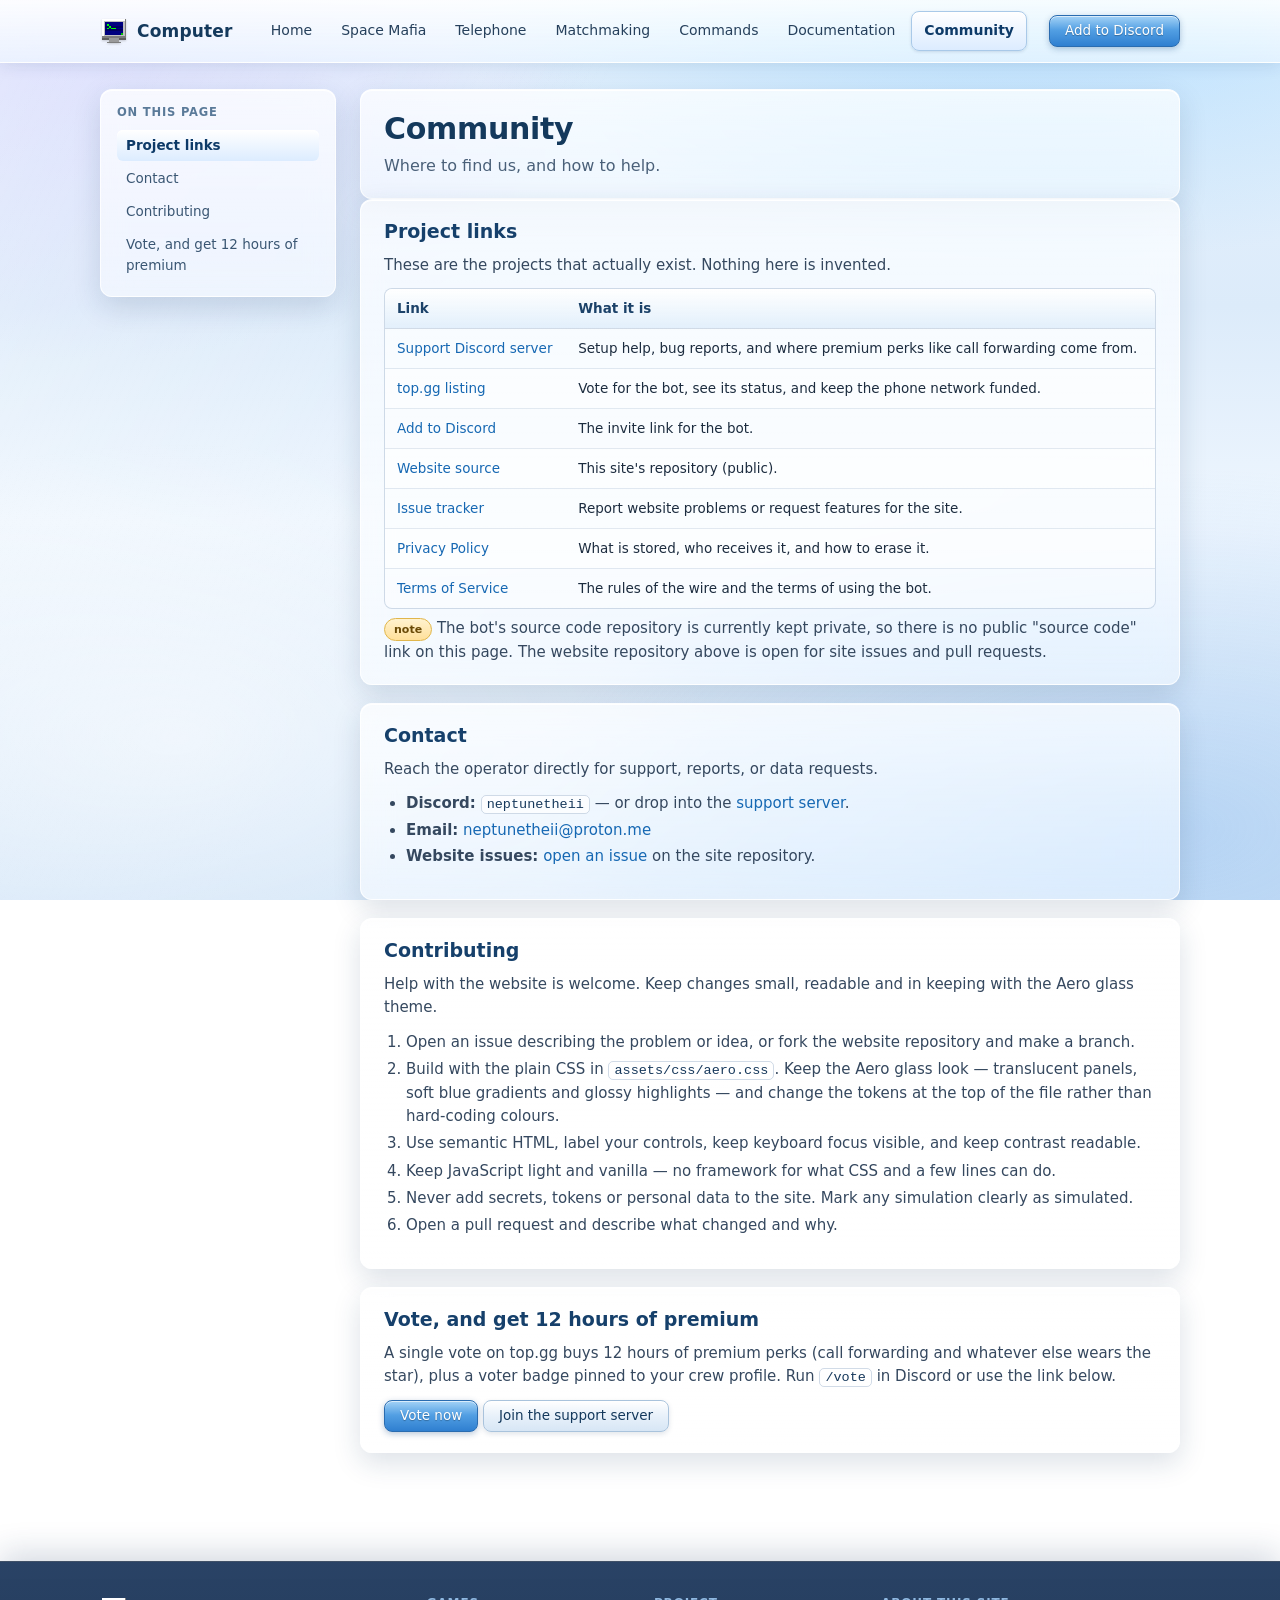
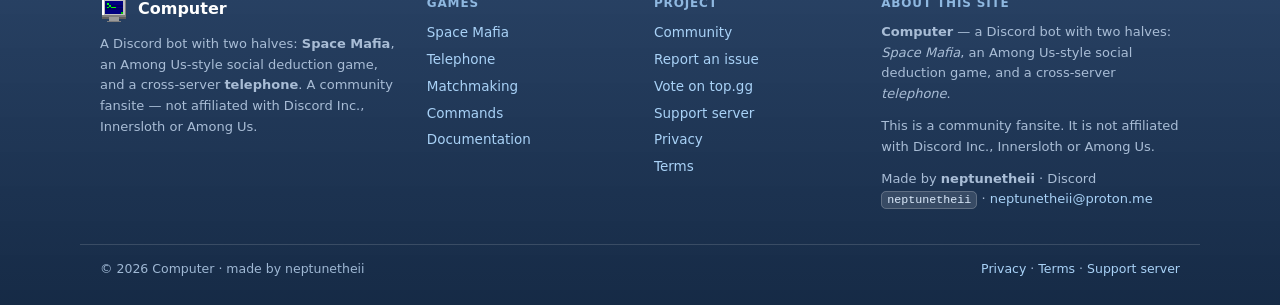
<file: community.html>
<!DOCTYPE html>
<html lang="en">
<head>
  <meta charset="utf-8">
  <meta name="viewport" content="width=device-width, initial-scale=1">
  <title>Community — Computer</title>
  <meta name="description" content="Join the Computer Discord community, vote on top.gg, report bugs, and find the project links.">
  <link rel="icon" href="assets/img/favicon.svg" type="image/svg+xml">
  <link rel="stylesheet" href="assets/css/aero.css">
</head>
<body>
<a class="skip-link" href="#main">Skip to content</a>
<div class="aero-bg" aria-hidden="true"></div>

<header class="site-header">
  <div class="wrap">
    <a class="brand" href="index.html">
      <img src="assets/img/logo.svg" alt="" width="28" height="28">
      <span class="brand-name">Computer</span>
    </a>
    <nav class="site-nav" id="site-nav" aria-label="Primary">
      <a class="nav-link" href="index.html"><span>Home</span></a>
      <a class="nav-link" href="space-mafia.html"><span>Space Mafia</span></a>
      <a class="nav-link" href="telephone.html"><span>Telephone</span></a>
      <a class="nav-link" href="matchmaking.html"><span>Matchmaking</span></a>
      <a class="nav-link" href="commands.html"><span>Commands</span></a>
      <a class="nav-link" href="docs.html"><span>Documentation</span></a>
      <a class="nav-link is-current" href="community.html" aria-current="page"><span>Community</span></a>
    </nav>
    <div class="header-cta">
      <a class="btn btn-primary" href="https://discord.com/oauth2/authorize?client_id=1532049960693006376&permissions=4503599627683904&integration_type=0&scope=bot" rel="noopener">Add to Discord</a>
    </div>
    <button class="nav-toggle" type="button" aria-expanded="false" aria-controls="site-nav" aria-label="Toggle navigation">&#9776;</button>
  </div>
</header>

<main id="main" class="wrap">
  <div class="page-grid has-aside">
    <aside class="page-aside" aria-label="On this page">
      <p class="aside-title">On this page</p>
      <ul class="toc">
        <li><a href="#com-links">Project links</a></li>
        <li><a href="#com-contact">Contact</a></li>
        <li><a href="#com-contrib">Contributing</a></li>
        <li><a href="#com-vote">Vote, and get 12 hours of premium</a></li>
      </ul>
    </aside>
    <article class="page-main">
      <header class="page-head">
        <h1>Community</h1>
        <p class="page-lead">Where to find us, and how to help.</p>
      </header>

<section class="section" aria-labelledby="com-links">
      <div class="section-body">
        <h2 class="section-title" id="com-links">Project links</h2>
        <p class="panel-copy">These are the projects that actually exist. Nothing here is invented.</p>
        <div class="table-scroll">
          <table class="doc-table">
            <thead><tr><th>Link</th><th>What it is</th></tr></thead>
            <tbody>
              <tr><td><a href="https://discord.gg/3ew2nxAjbC" rel="noopener">Support Discord server</a></td><td>Setup help, bug reports, and where premium perks like call forwarding come from.</td></tr>
              <tr><td><a href="https://top.gg/bot/1532049960693006376" rel="noopener">top.gg listing</a></td><td>Vote for the bot, see its status, and keep the phone network funded.</td></tr>
              <tr><td><a href="https://discord.com/oauth2/authorize?client_id=1532049960693006376&amp;permissions=4503599627683904&amp;integration_type=0&amp;scope=bot" rel="noopener">Add to Discord</a></td><td>The invite link for the bot.</td></tr>
              <tr><td><a href="https://github.com/notmicrosoft2000-cmd/computer" rel="noopener">Website source</a></td><td>This site's repository (public).</td></tr>
              <tr><td><a href="https://github.com/notmicrosoft2000-cmd/computer/issues" rel="noopener">Issue tracker</a></td><td>Report website problems or request features for the site.</td></tr>
              <tr><td><a href="privacy.html" rel="noopener">Privacy Policy</a></td><td>What is stored, who receives it, and how to erase it.</td></tr>
              <tr><td><a href="terms.html" rel="noopener">Terms of Service</a></td><td>The rules of the wire and the terms of using the bot.</td></tr>
            </tbody>
          </table>
        </div>
        <p class="panel-copy" style="margin-top:8px">
          <span class="sample-flag">note</span> The bot's source code repository is currently kept private, so there
          is no public "source code" link on this page. The website repository above is open for site issues and
          pull requests.
        </p>
      </div>
    </section>

    <section class="section" aria-labelledby="com-contact">
      <div class="section-body">
        <h2 class="section-title" id="com-contact">Contact</h2>
        <p class="panel-copy">Reach the operator directly for support, reports, or data requests.</p>
        <ul class="tight">
          <li><strong>Discord:</strong> <code>neptunetheii</code> &mdash; or drop into the <a href="https://discord.gg/3ew2nxAjbC" rel="noopener">support server</a>.</li>
          <li><strong>Email:</strong> <a href="mailto:neptunetheii@proton.me">neptunetheii@proton.me</a></li>
          <li><strong>Website issues:</strong> <a href="https://github.com/notmicrosoft2000-cmd/computer/issues" rel="noopener">open an issue</a> on the site repository.</li>
        </ul>
      </div>
    </section>

    <section class="section" aria-labelledby="com-contrib">
      <div class="section-body">
        <h2 class="section-title" id="com-contrib">Contributing</h2>
        <p class="panel-copy">Help with the website is welcome. Keep changes small, readable and in keeping with the Aero glass theme.</p>
        <ol>
          <li>Open an issue describing the problem or idea, or fork the website repository and make a branch.</li>
          <li>Build with the plain CSS in <code>assets/css/aero.css</code>. Keep the Aero glass look — translucent panels, soft blue gradients and glossy highlights — and change the tokens at the top of the file rather than hard-coding colours.</li>
          <li>Use semantic HTML, label your controls, keep keyboard focus visible, and keep contrast readable.</li>
          <li>Keep JavaScript light and vanilla — no framework for what CSS and a few lines can do.</li>
          <li>Never add secrets, tokens or personal data to the site. Mark any simulation clearly as simulated.</li>
          <li>Open a pull request and describe what changed and why.</li>
        </ol>
      </div>
    </section>

    <section class="section" aria-labelledby="com-vote">
      <div class="section-body">
        <h2 class="section-title" id="com-vote">Vote, and get 12 hours of premium</h2>
        <p class="panel-copy">
          A single vote on top.gg buys 12 hours of premium perks (call forwarding and whatever else wears the star),
          plus a voter badge pinned to your crew profile. Run <code>/vote</code> in Discord or use the link below.
        </p>
        <p class="panel-copy">
          <a class="btn btn-primary" href="https://top.gg/bot/1532049960693006376" rel="noopener">Vote now</a>
          <a class="btn" href="https://discord.gg/3ew2nxAjbC" rel="noopener">Join the support server</a>
        </p>
      </div>
    </section>
    </article>
  </div>
</main>

<footer class="site-footer">
  <div class="wrap footer-grid">
    <div class="f-col">
      <div class="f-brand"><img src="assets/img/logo.svg" alt=""><b>Computer</b></div>
      <p class="f-blurb">A Discord bot with two halves: <strong>Space&nbsp;Mafia</strong>, an
      Among&nbsp;Us-style social deduction game, and a cross-server <strong>telephone</strong>.
      A community fansite &mdash; not affiliated with Discord&nbsp;Inc., Innersloth or Among&nbsp;Us.</p>
    </div>
    <nav class="f-col" aria-label="Games">
      <h4>Games</h4>
      <ul>
        <li><a href="space-mafia.html">Space Mafia</a></li>
        <li><a href="telephone.html">Telephone</a></li>
        <li><a href="matchmaking.html">Matchmaking</a></li>
        <li><a href="commands.html">Commands</a></li>
        <li><a href="docs.html">Documentation</a></li>
      </ul>
    </nav>
    <nav class="f-col" aria-label="Project">
      <h4>Project</h4>
      <ul>
        <li><a href="community.html">Community</a></li>
        <li><a href="https://github.com/notmicrosoft2000-cmd/computer/issues" rel="noopener">Report an issue</a></li>
        <li><a href="https://top.gg/bot/1532049960693006376" rel="noopener">Vote on top.gg</a></li>
        <li><a href="https://discord.gg/3ew2nxAjbC" rel="noopener">Support server</a></li>
        <li><a href="privacy.html">Privacy</a></li>
        <li><a href="terms.html">Terms</a></li>
      </ul>
    </nav>
    <div class="f-col" id="about">
      <h4>About this site</h4>
      <p><strong>Computer</strong> &mdash; a Discord bot with two halves: <em>Space Mafia</em>,
      an Among&nbsp;Us-style social deduction game, and a cross-server <em>telephone</em>.</p>
      <p>This is a community fansite. It is not affiliated with Discord&nbsp;Inc., Innersloth or Among&nbsp;Us.</p>
      <p>Made by <strong>neptunetheii</strong> &middot; Discord <code>neptunetheii</code> &middot;
      <a href="mailto:neptunetheii@proton.me">neptunetheii@proton.me</a></p>
    </div>
  </div>
  <div class="wrap footer-bottom">
    <p>&copy; <span data-year>2026</span> Computer &middot; made by neptunetheii</p>
    <p><a href="privacy.html">Privacy</a> &middot; <a href="terms.html">Terms</a> &middot;
    <a href="https://discord.gg/3ew2nxAjbC" rel="noopener">Support server</a></p>
  </div>
</footer>

<script src="assets/js/main.js" defer></script>
</body>
</html>
</file>
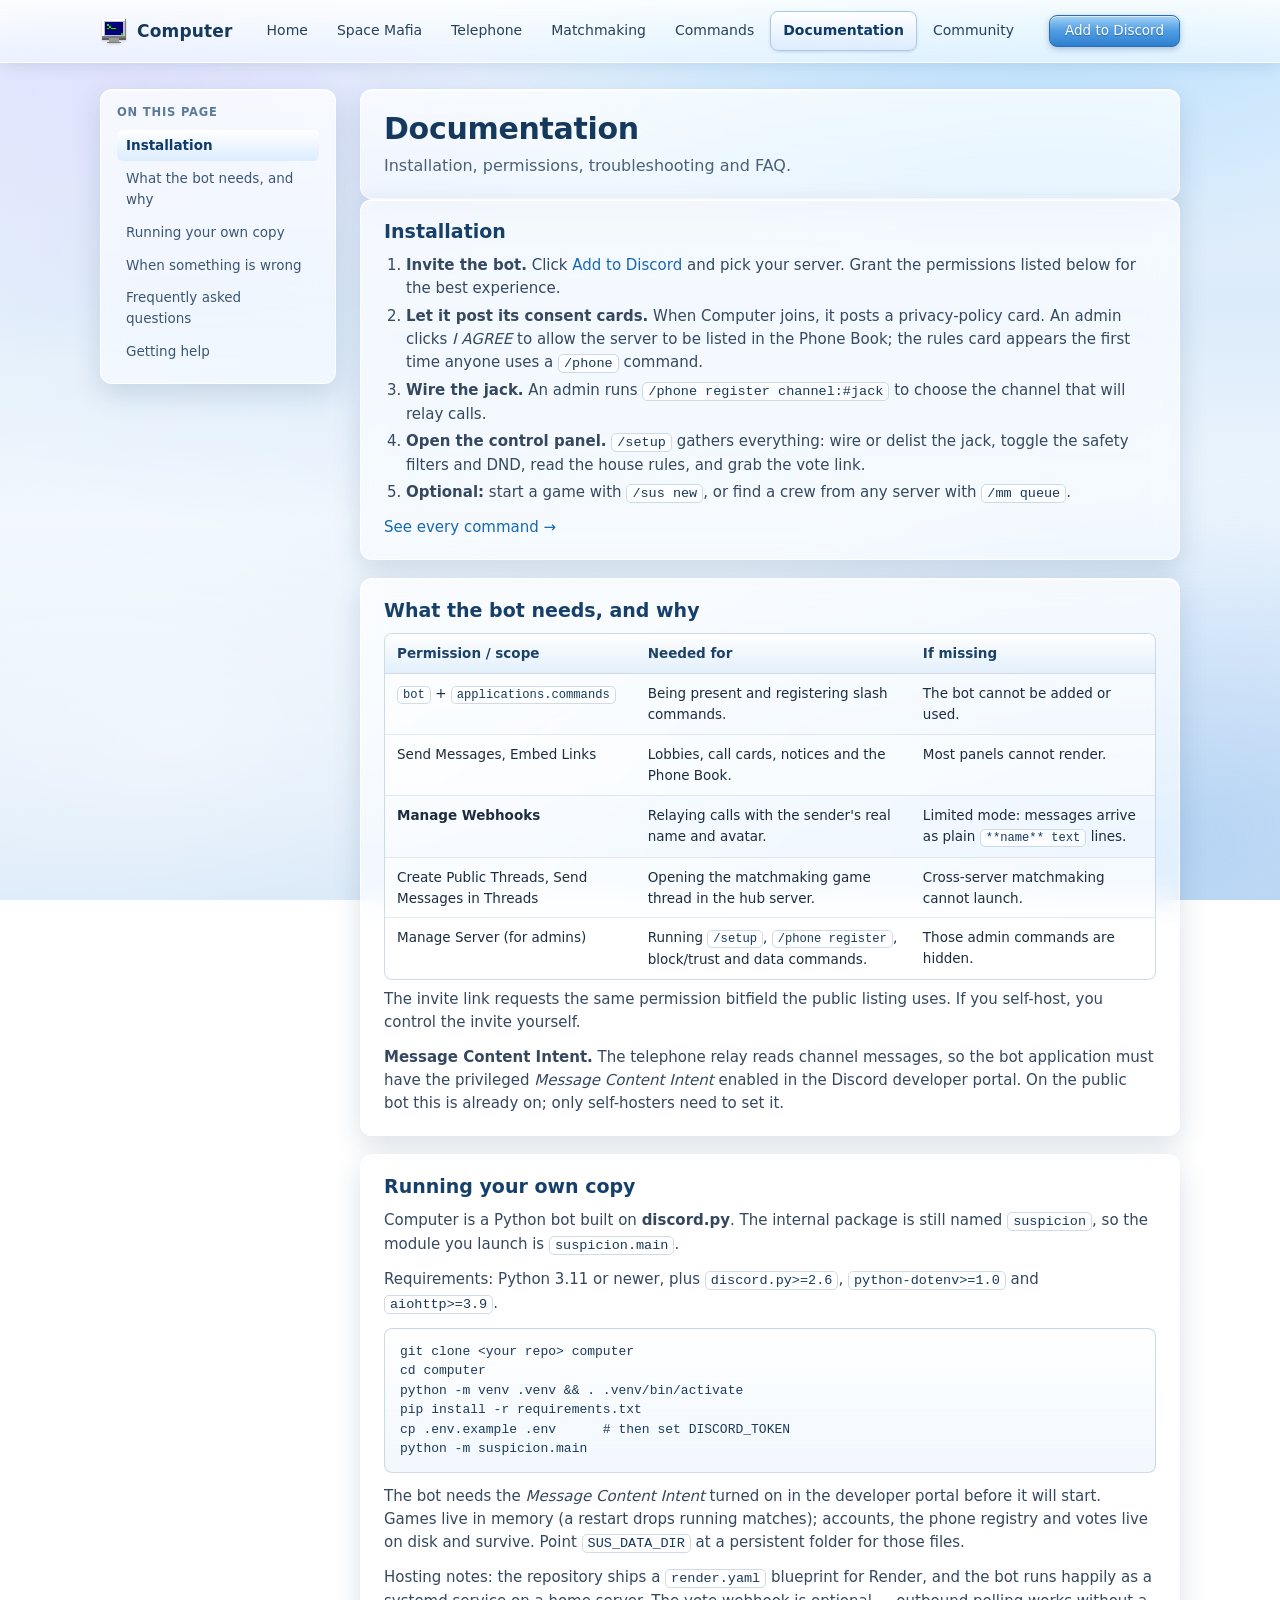
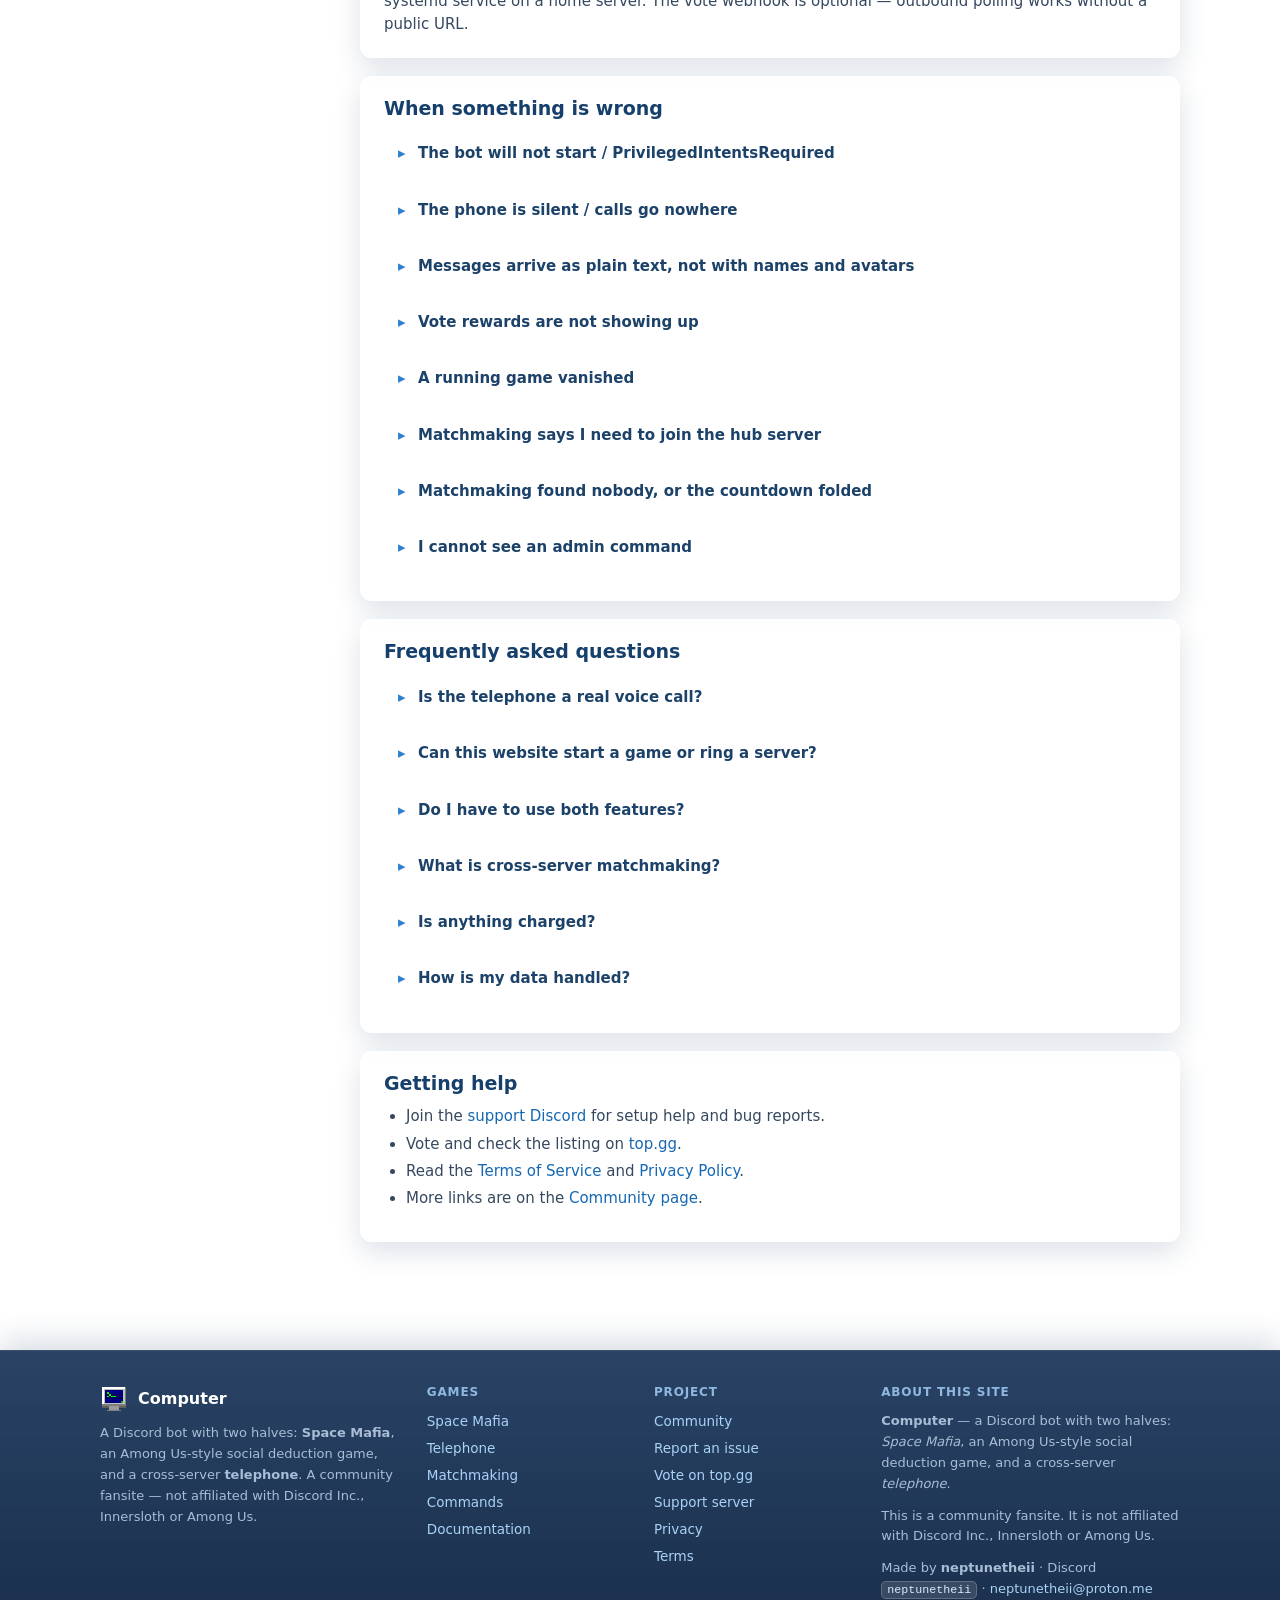
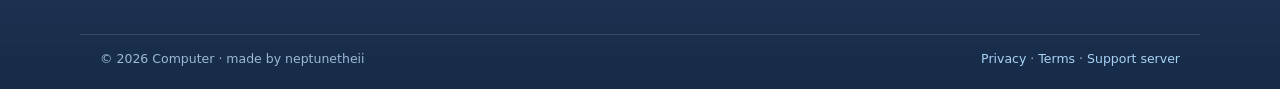
<file: docs.html>
<!DOCTYPE html>
<html lang="en">
<head>
  <meta charset="utf-8">
  <meta name="viewport" content="width=device-width, initial-scale=1">
  <title>Documentation — Computer</title>
  <meta name="description" content="Install the Computer Discord bot, understand the permissions it needs, self-host it, and fix common problems. Spaceship-manual style.">
  <link rel="icon" href="assets/img/favicon.svg" type="image/svg+xml">
  <link rel="stylesheet" href="assets/css/aero.css">
</head>
<body>
<a class="skip-link" href="#main">Skip to content</a>
<div class="aero-bg" aria-hidden="true"></div>

<header class="site-header">
  <div class="wrap">
    <a class="brand" href="index.html">
      <img src="assets/img/logo.svg" alt="" width="28" height="28">
      <span class="brand-name">Computer</span>
    </a>
    <nav class="site-nav" id="site-nav" aria-label="Primary">
      <a class="nav-link" href="index.html"><span>Home</span></a>
      <a class="nav-link" href="space-mafia.html"><span>Space Mafia</span></a>
      <a class="nav-link" href="telephone.html"><span>Telephone</span></a>
      <a class="nav-link" href="matchmaking.html"><span>Matchmaking</span></a>
      <a class="nav-link" href="commands.html"><span>Commands</span></a>
      <a class="nav-link is-current" href="docs.html" aria-current="page"><span>Documentation</span></a>
      <a class="nav-link" href="community.html"><span>Community</span></a>
    </nav>
    <div class="header-cta">
      <a class="btn btn-primary" href="https://discord.com/oauth2/authorize?client_id=1532049960693006376&permissions=4503599627683904&integration_type=0&scope=bot" rel="noopener">Add to Discord</a>
    </div>
    <button class="nav-toggle" type="button" aria-expanded="false" aria-controls="site-nav" aria-label="Toggle navigation">&#9776;</button>
  </div>
</header>

<main id="main" class="wrap">
  <div class="page-grid has-aside">
    <aside class="page-aside" aria-label="On this page">
      <p class="aside-title">On this page</p>
      <ul class="toc">
        <li><a href="#h-install">Installation</a></li>
        <li><a href="#h-perm">What the bot needs, and why</a></li>
        <li><a href="#h-host">Running your own copy</a></li>
        <li><a href="#h-trouble">When something is wrong</a></li>
        <li><a href="#h-faq">Frequently asked questions</a></li>
        <li><a href="#h-support">Getting help</a></li>
      </ul>
    </aside>
    <article class="page-main">
      <header class="page-head">
        <h1>Documentation</h1>
        <p class="page-lead">Installation, permissions, troubleshooting and FAQ.</p>
      </header>

<section id="install" class="section" aria-labelledby="h-install">
          <div class="section-body">
            <h2 class="section-title" id="h-install">Installation</h2>
            <ol>
              <li><strong>Invite the bot.</strong> Click <a href="https://discord.com/oauth2/authorize?client_id=1532049960693006376&amp;permissions=4503599627683904&amp;integration_type=0&amp;scope=bot" rel="noopener">Add to Discord</a> and pick your server. Grant the permissions listed below for the best experience.</li>
              <li><strong>Let it post its consent cards.</strong> When Computer joins, it posts a privacy-policy card. An admin clicks <em>I AGREE</em> to allow the server to be listed in the Phone Book; the rules card appears the first time anyone uses a <code>/phone</code> command.</li>
              <li><strong>Wire the jack.</strong> An admin runs <code>/phone register channel:#jack</code> to choose the channel that will relay calls.</li>
              <li><strong>Open the control panel.</strong> <code>/setup</code> gathers everything: wire or delist the jack, toggle the safety filters and DND, read the house rules, and grab the vote link.</li>
              <li><strong>Optional:</strong> start a game with <code>/sus new</code>, or find a crew from any server with <code>/mm queue</code>.</li>
            </ol>
            <p class="panel-copy"><a href="commands.html">See every command &rarr;</a></p>
          </div>
        </section>

        <section id="permissions" class="section" aria-labelledby="h-perm">
          <div class="section-body">
            <h2 class="section-title" id="h-perm">What the bot needs, and why</h2>
            <div class="table-scroll">
              <table class="doc-table">
                <thead><tr><th>Permission / scope</th><th>Needed for</th><th>If missing</th></tr></thead>
                <tbody>
                  <tr><td><code>bot</code> + <code>applications.commands</code></td><td>Being present and registering slash commands.</td><td>The bot cannot be added or used.</td></tr>
                  <tr><td>Send Messages, Embed Links</td><td>Lobbies, call cards, notices and the Phone Book.</td><td>Most panels cannot render.</td></tr>
                  <tr><td><strong>Manage Webhooks</strong></td><td>Relaying calls with the sender's real name and avatar.</td><td>Limited mode: messages arrive as plain <code>**name** text</code> lines.</td></tr>
                  <tr><td>Create Public Threads, Send Messages in Threads</td><td>Opening the matchmaking game thread in the hub server.</td><td>Cross-server matchmaking cannot launch.</td></tr>
                  <tr><td>Manage Server (for admins)</td><td>Running <code>/setup</code>, <code>/phone register</code>, block/trust and data commands.</td><td>Those admin commands are hidden.</td></tr>
                </tbody>
              </table>
            </div>
            <p class="panel-copy" style="margin-top:8px">
              The invite link requests the same permission bitfield the public listing uses. If you self-host, you
              control the invite yourself.
            </p>
            <p class="panel-copy">
              <strong>Message Content Intent.</strong> The telephone relay reads channel messages, so the bot
              application must have the privileged <em>Message Content Intent</em> enabled in the Discord
              developer portal. On the public bot this is already on; only self-hosters need to set it.
            </p>
          </div>
        </section>

        <section id="self-host" class="section" aria-labelledby="h-host">
          <div class="section-body">
            <h2 class="section-title" id="h-host">Running your own copy</h2>
            <p class="panel-copy">
              Computer is a Python bot built on <strong>discord.py</strong>. The internal package is still named
              <code>suspicion</code>, so the module you launch is <code>suspicion.main</code>.
            </p>
            <p class="panel-copy">Requirements: Python 3.11 or newer, plus <code>discord.py&gt;=2.6</code>, <code>python-dotenv&gt;=1.0</code> and <code>aiohttp&gt;=3.9</code>.</p>
<pre><code>git clone &lt;your repo&gt; computer
cd computer
python -m venv .venv &amp;&amp; . .venv/bin/activate
pip install -r requirements.txt
cp .env.example .env      # then set DISCORD_TOKEN
python -m suspicion.main</code></pre>
            <p class="panel-copy" style="margin-top:8px">
              The bot needs the <em>Message Content Intent</em> turned on in the developer portal before it will
              start. Games live in memory (a restart drops running matches); accounts, the phone registry and votes
              live on disk and survive. Point <code>SUS_DATA_DIR</code> at a persistent folder for those files.
            </p>
            <p class="panel-copy">
              Hosting notes: the repository ships a <code>render.yaml</code> blueprint for Render, and the bot runs
              happily as a systemd service on a home server. The vote webhook is optional — outbound polling works
              without a public URL.
            </p>
          </div>
        </section>

        <section id="troubleshooting" class="section" aria-labelledby="h-trouble">
          <div class="section-body">
            <h2 class="section-title" id="h-trouble">When something is wrong</h2>
            <details class="doc"><summary>The bot will not start / PrivilegedIntentsRequired</summary>
              <div class="doc-inner"><p>Enable the privileged <strong>Message Content Intent</strong> in the Discord developer portal &rarr; your app &rarr; Bot &rarr; Privileged Gateway Intents. The telephone reads channel messages, so startup fails without it.</p></div>
            </details>
            <details class="doc"><summary>The phone is silent / calls go nowhere</summary>
              <div class="doc-inner"><p>The two consent gates must be cleared. An admin clicks <em>I AGREE</em> on the privacy card, and the rules card must be accepted too. Until then the whole line is dark. Check the switchboard's <em>My listing</em> entry to see where you stand.</p></div>
            </details>
            <details class="doc"><summary>Messages arrive as plain text, not with names and avatars</summary>
              <div class="doc-inner"><p>The bot is in limited mode because it lacks <strong>Manage Webhooks</strong>. Grant it in the channel or server permissions for the full experience.</p></div>
            </details>
            <details class="doc"><summary>Vote rewards are not showing up</summary>
              <div class="doc-inner"><p>Polling needs a top.gg API token (<code>TOPGG_TOKEN</code>). The webhook is optional and needs a public URL plus the shared secret. Run <code>/vote</code> to force a fresh check — all three paths are deduplicated.</p></div>
            </details>
            <details class="doc"><summary>A running game vanished</summary>
              <div class="doc-inner"><p>Games are held in memory. Restarting the bot ends running matches. Accounts, career stats and the phone registry are stored on disk and come back; only active calls hang up.</p></div>
            </details>
            <details class="doc"><summary>Matchmaking says I need to join the hub server</summary>
              <div class="doc-inner"><p>Cross-server matches run in a thread on the hub server, so you must be a member there to queue. Join it from the <a href="https://discord.gg/3ew2nxAjbC" rel="noopener">support invite</a>, then try <code>/mm queue</code> again.</p></div>
            </details>
            <details class="doc"><summary>Matchmaking found nobody, or the countdown folded</summary>
              <div class="doc-inner"><p>The queue needs at least four waiting players and lives in memory, so a bot restart empties it. If players leave before the countdown ends, the launch is cancelled. Use <code>/mm status</code> to see the queue, or <code>/mm queue</code> to start it again.</p></div>
            </details>
            <details class="doc"><summary>I cannot see an admin command</summary>
              <div class="doc-inner"><p>Admin commands are permission-gated. You need <strong>Manage Server</strong> for house settings, and the operator-only data commands are limited to the bot owner.</p></div>
            </details>
          </div>
        </section>

        <section id="faq" class="section" aria-labelledby="h-faq">
          <div class="section-body">
            <h2 class="section-title" id="h-faq">Frequently asked questions</h2>
            <details class="doc"><summary>Is the telephone a real voice call?</summary>
              <div class="doc-inner"><p>No. The cross-server telephone relays <em>text</em> between two channels on different servers. It does not open a Discord voice connection, and the website cannot place any call at all.</p></div>
            </details>
            <details class="doc"><summary>Can this website start a game or ring a server?</summary>
              <div class="doc-inner"><p>No. Every demo here is simulated in your browser. Starting games and placing calls happen only through the Discord bot inside Discord.</p></div>
            </details>
            <details class="doc"><summary>Do I have to use both features?</summary>
              <div class="doc-inner"><p>No. The game (<code>/sus</code>), the ship phone (<code>/user</code>) and the cross-server line (<code>/phone</code>) are independent. Use whichever you like.</p></div>
            </details>
            <details class="doc"><summary>What is cross-server matchmaking?</summary>
              <div class="doc-inner"><p><code>/mm</code> lets players from any server queue together. Once enough are waiting, the bot opens a public thread on the hub server and runs a normal Space Mafia game there &mdash; the play still happens in DMs. You do not have to share a server with the other players, but you do have to be in the hub server.</p></div>
            </details>
            <details class="doc"><summary>Is anything charged?</summary>
              <div class="doc-inner"><p>The bot is free. Premium perks (such as call forwarding) come from voting on top.gg or from membership of the support server — not from payment.</p></div>
            </details>
            <details class="doc"><summary>How is my data handled?</summary>
              <div class="doc-inner"><p>You keep normal data rights: <code>/sus export</code> and <code>/phone data export</code> give you a copy; <code>/sus forget</code> and <code>/phone data forget</code> erase it. AI meeting chat is optional and can be disabled per user or per server. Details are in the <a href="privacy.html" rel="noopener">Privacy Policy</a>.</p></div>
            </details>
          </div>
        </section>

        <section id="support" class="section" aria-labelledby="h-support">
          <div class="section-body">
            <h2 class="section-title" id="h-support">Getting help</h2>
            <ul>
              <li>Join the <a href="https://discord.gg/3ew2nxAjbC" rel="noopener">support Discord</a> for setup help and bug reports.</li>
              <li>Vote and check the listing on <a href="https://top.gg/bot/1532049960693006376" rel="noopener">top.gg</a>.</li>
              <li>Read the <a href="terms.html" rel="noopener">Terms of Service</a> and <a href="privacy.html" rel="noopener">Privacy Policy</a>.</li>
              <li>More links are on the <a href="community.html">Community page</a>.</li>
            </ul>
          </div>
        </section>
    </article>
  </div>
</main>

<footer class="site-footer">
  <div class="wrap footer-grid">
    <div class="f-col">
      <div class="f-brand"><img src="assets/img/logo.svg" alt=""><b>Computer</b></div>
      <p class="f-blurb">A Discord bot with two halves: <strong>Space&nbsp;Mafia</strong>, an
      Among&nbsp;Us-style social deduction game, and a cross-server <strong>telephone</strong>.
      A community fansite &mdash; not affiliated with Discord&nbsp;Inc., Innersloth or Among&nbsp;Us.</p>
    </div>
    <nav class="f-col" aria-label="Games">
      <h4>Games</h4>
      <ul>
        <li><a href="space-mafia.html">Space Mafia</a></li>
        <li><a href="telephone.html">Telephone</a></li>
        <li><a href="matchmaking.html">Matchmaking</a></li>
        <li><a href="commands.html">Commands</a></li>
        <li><a href="docs.html">Documentation</a></li>
      </ul>
    </nav>
    <nav class="f-col" aria-label="Project">
      <h4>Project</h4>
      <ul>
        <li><a href="community.html">Community</a></li>
        <li><a href="https://github.com/notmicrosoft2000-cmd/computer/issues" rel="noopener">Report an issue</a></li>
        <li><a href="https://top.gg/bot/1532049960693006376" rel="noopener">Vote on top.gg</a></li>
        <li><a href="https://discord.gg/3ew2nxAjbC" rel="noopener">Support server</a></li>
        <li><a href="privacy.html">Privacy</a></li>
        <li><a href="terms.html">Terms</a></li>
      </ul>
    </nav>
    <div class="f-col" id="about">
      <h4>About this site</h4>
      <p><strong>Computer</strong> &mdash; a Discord bot with two halves: <em>Space Mafia</em>,
      an Among&nbsp;Us-style social deduction game, and a cross-server <em>telephone</em>.</p>
      <p>This is a community fansite. It is not affiliated with Discord&nbsp;Inc., Innersloth or Among&nbsp;Us.</p>
      <p>Made by <strong>neptunetheii</strong> &middot; Discord <code>neptunetheii</code> &middot;
      <a href="mailto:neptunetheii@proton.me">neptunetheii@proton.me</a></p>
    </div>
  </div>
  <div class="wrap footer-bottom">
    <p>&copy; <span data-year>2026</span> Computer &middot; made by neptunetheii</p>
    <p><a href="privacy.html">Privacy</a> &middot; <a href="terms.html">Terms</a> &middot;
    <a href="https://discord.gg/3ew2nxAjbC" rel="noopener">Support server</a></p>
  </div>
</footer>

<script src="assets/js/main.js" defer></script>
</body>
</html>
</file>
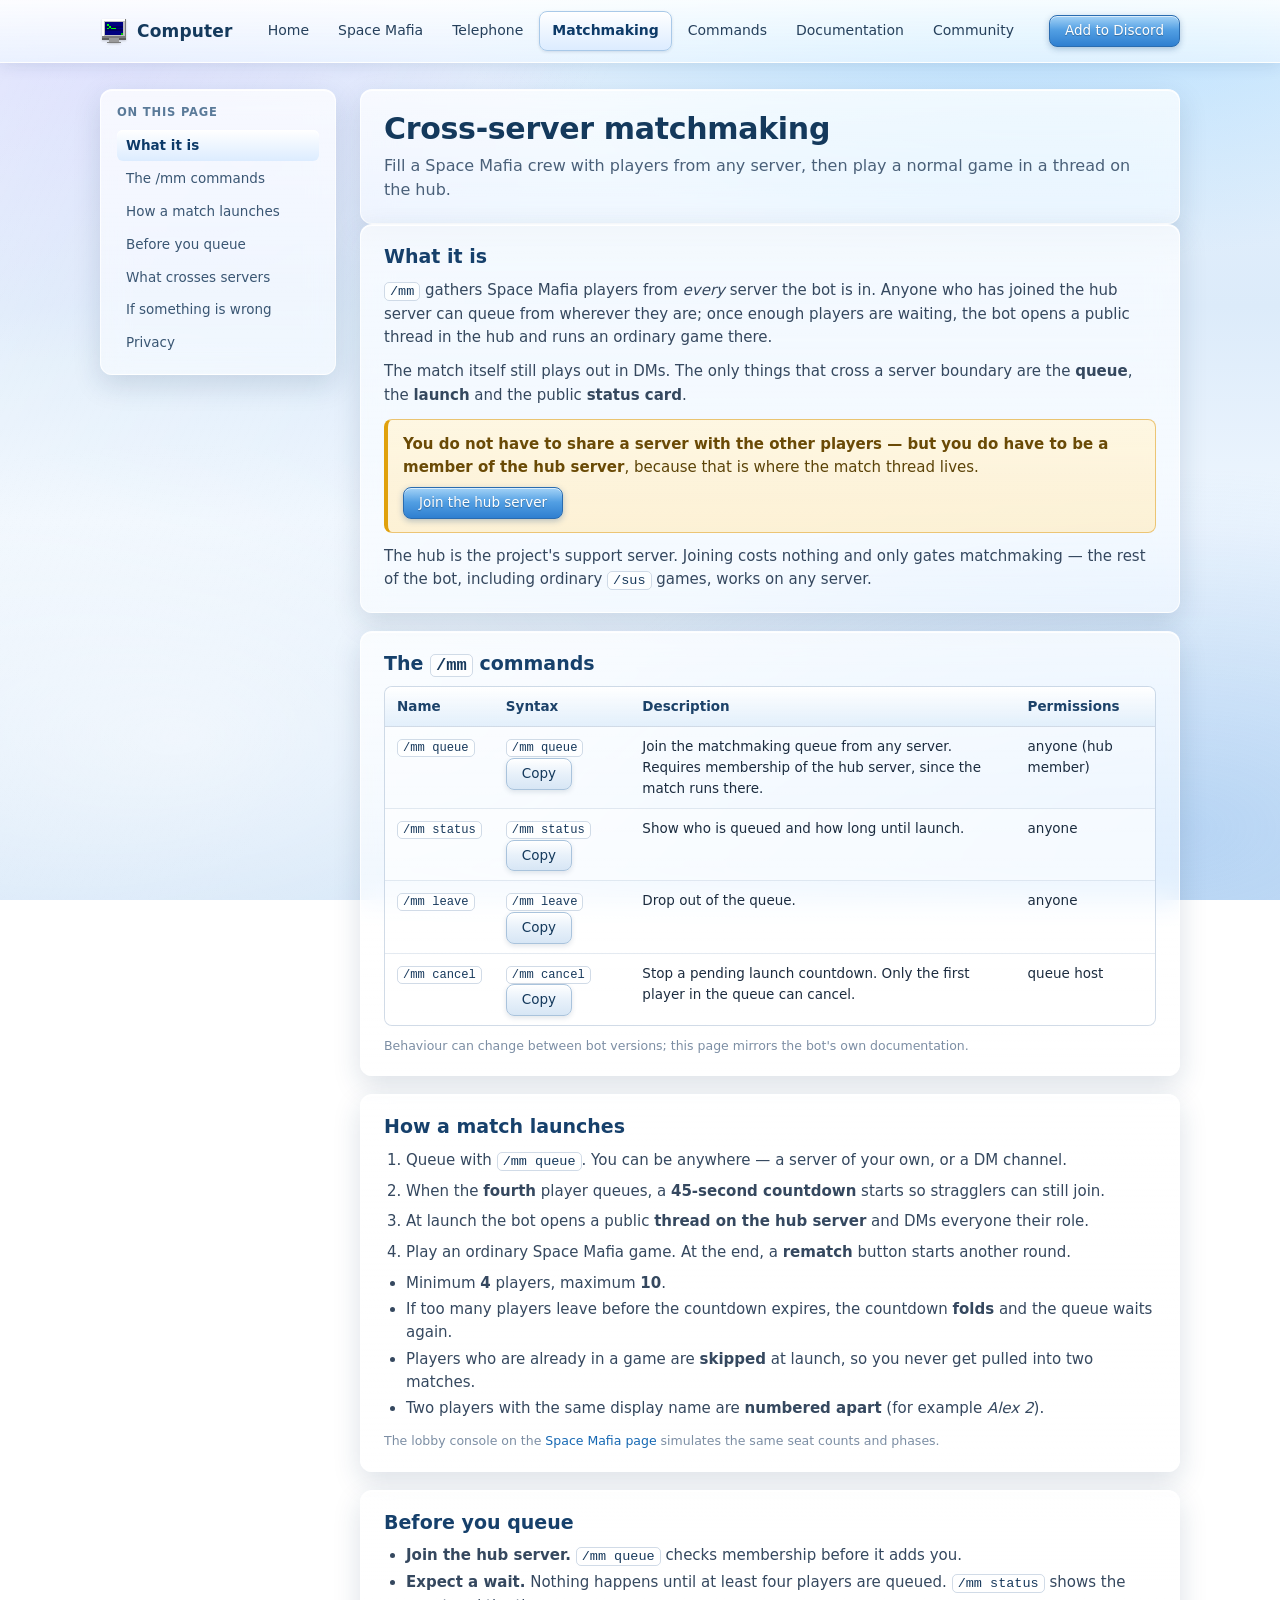
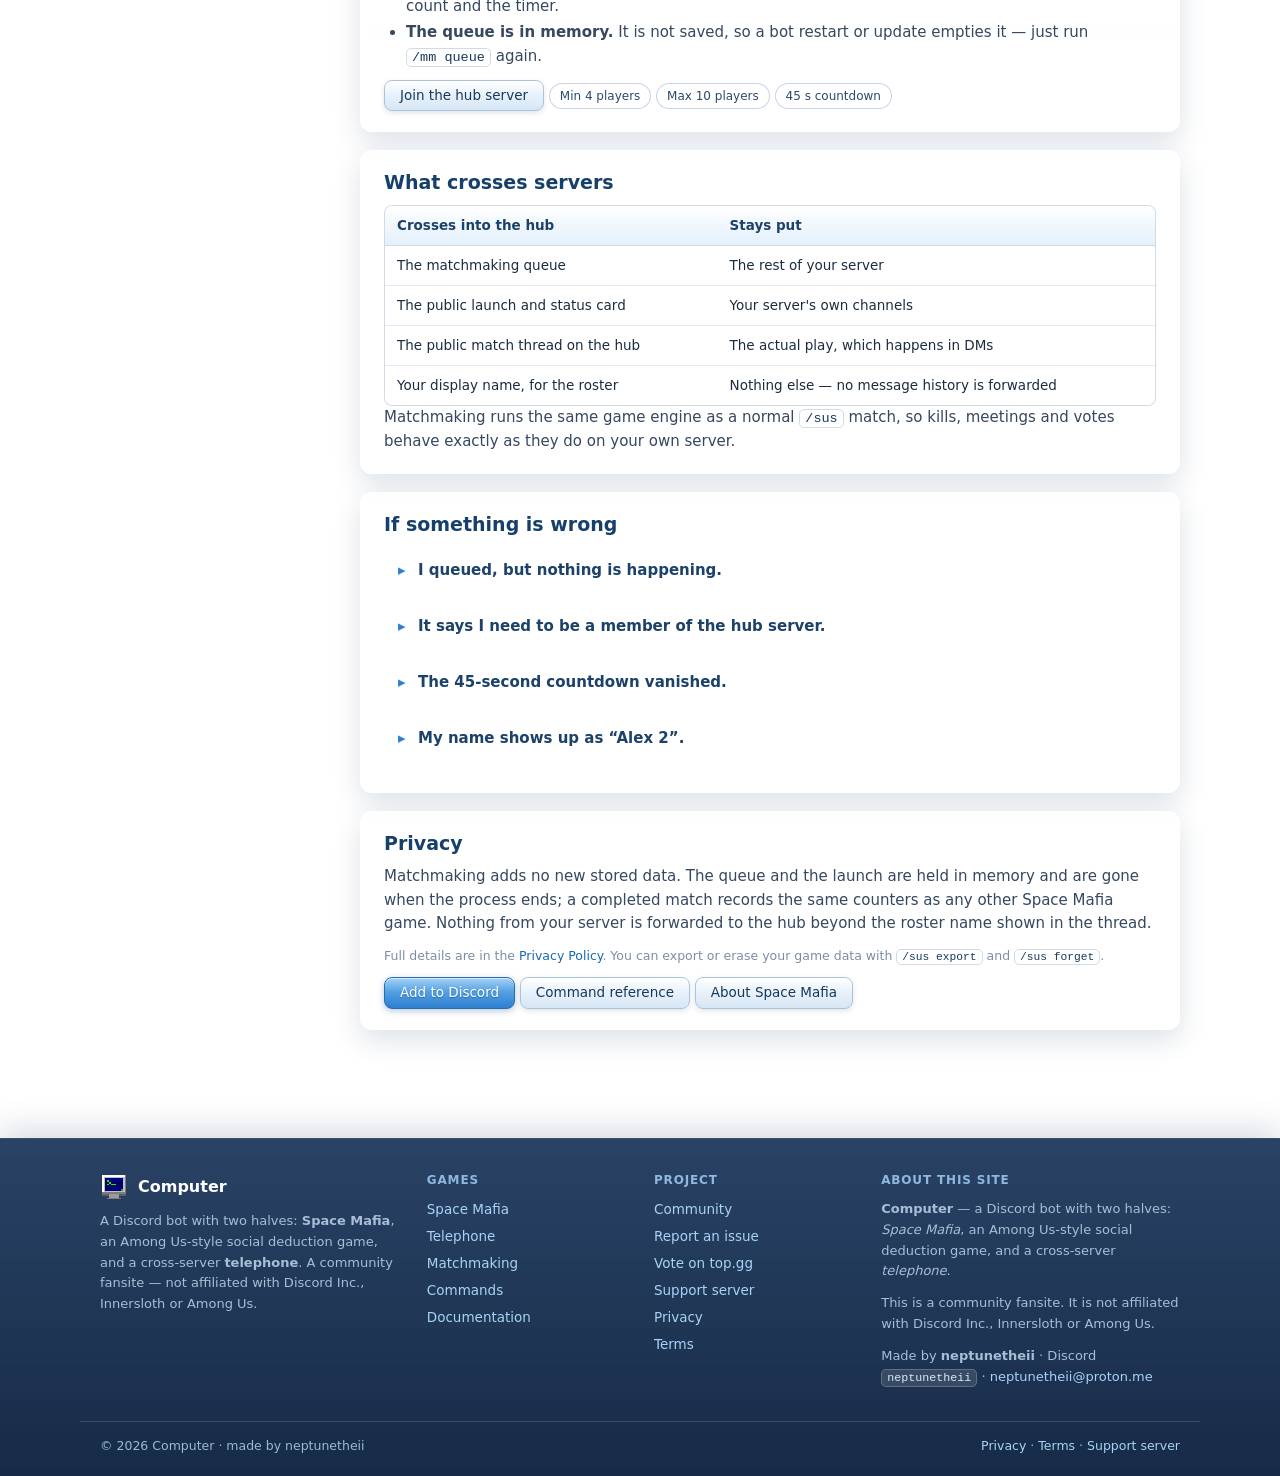
<file: matchmaking.html>
<!DOCTYPE html>
<html lang="en">
<head>
  <meta charset="utf-8">
  <meta name="viewport" content="width=device-width, initial-scale=1">
  <title>Cross-server matchmaking — Computer</title>
  <meta name="description" content="Cross-server matchmaking for Space Mafia. /mm queue gathers players from any Discord server, then runs a normal game in a thread on the hub server.">
  <link rel="icon" href="assets/img/favicon.svg" type="image/svg+xml">
  <link rel="stylesheet" href="assets/css/aero.css">
</head>
<body>
<a class="skip-link" href="#main">Skip to content</a>
<div class="aero-bg" aria-hidden="true"></div>

<header class="site-header">
  <div class="wrap">
    <a class="brand" href="index.html">
      <img src="assets/img/logo.svg" alt="" width="28" height="28">
      <span class="brand-name">Computer</span>
    </a>
    <nav class="site-nav" id="site-nav" aria-label="Primary">
      <a class="nav-link" href="index.html"><span>Home</span></a>
      <a class="nav-link" href="space-mafia.html"><span>Space Mafia</span></a>
      <a class="nav-link" href="telephone.html"><span>Telephone</span></a>
      <a class="nav-link is-current" href="matchmaking.html" aria-current="page"><span>Matchmaking</span></a>
      <a class="nav-link" href="commands.html"><span>Commands</span></a>
      <a class="nav-link" href="docs.html"><span>Documentation</span></a>
      <a class="nav-link" href="community.html"><span>Community</span></a>
    </nav>
    <div class="header-cta">
      <a class="btn btn-primary" href="https://discord.com/oauth2/authorize?client_id=1532049960693006376&permissions=4503599627683904&integration_type=0&scope=bot" rel="noopener">Add to Discord</a>
    </div>
    <button class="nav-toggle" type="button" aria-expanded="false" aria-controls="site-nav" aria-label="Toggle navigation">&#9776;</button>
  </div>
</header>

<main id="main" class="wrap">
  <div class="page-grid has-aside">
    <aside class="page-aside" aria-label="On this page">
      <p class="aside-title">On this page</p>
      <ul class="toc">
        <li><a href="#mm-what">What it is</a></li>
        <li><a href="#mm-commands">The /mm commands</a></li>
        <li><a href="#mm-launch">How a match launches</a></li>
        <li><a href="#mm-before">Before you queue</a></li>
        <li><a href="#mm-limits">What crosses servers</a></li>
        <li><a href="#mm-fix">If something is wrong</a></li>
        <li><a href="#mm-privacy">Privacy</a></li>
      </ul>
    </aside>
    <article class="page-main">
      <header class="page-head">
        <h1>Cross-server matchmaking</h1>
        <p class="page-lead">Fill a Space Mafia crew with players from any server, then play a normal game in a thread on the hub.</p>
      </header>

<section class="section" aria-labelledby="mm-what">
      <div class="section-body">
        <h2 class="section-title" id="mm-what">What it is</h2>
        <p class="panel-copy">
          <code>/mm</code> gathers Space Mafia players from <em>every</em> server the bot is in. Anyone who has
          joined the hub server can queue from wherever they are; once enough players are waiting, the bot opens a
          public thread in the hub and runs an ordinary game there.
        </p>
        <p class="panel-copy">
          The match itself still plays out in DMs. The only things that cross a server boundary are the
          <strong>queue</strong>, the <strong>launch</strong> and the public <strong>status card</strong>.
        </p>
        <div class="box warn">
          <p style="margin:0 0 8px"><strong>You do not have to share a server with the other players &mdash; but you
          do have to be a member of the hub server</strong>, because that is where the match thread lives.</p>
          <p style="margin:0">
            <a class="btn btn-primary" href="https://discord.gg/3ew2nxAjbC" rel="noopener">Join the hub server</a>
          </p>
        </div>
        <p class="panel-copy">
          The hub is the project's support server. Joining costs nothing and only gates matchmaking &mdash; the rest
          of the bot, including ordinary <code>/sus</code> games, works on any server.
        </p>
      </div>
    </section>

    <section class="section" aria-labelledby="mm-commands">
      <div class="section-body">
        <h2 class="section-title" id="mm-commands">The <code>/mm</code> commands</h2>
        <div class="table-scroll">
          <table class="doc-table">
            <thead><tr><th>Name</th><th>Syntax</th><th>Description</th><th>Permissions</th></tr></thead>
            <tbody>
              <tr><td><code>/mm queue</code></td><td><code>/mm queue</code> <button class="btn" data-copy="/mm queue">Copy</button></td><td>Join the matchmaking queue from any server. Requires membership of the hub server, since the match runs there.</td><td>anyone (hub member)</td></tr>
              <tr><td><code>/mm status</code></td><td><code>/mm status</code> <button class="btn" data-copy="/mm status">Copy</button></td><td>Show who is queued and how long until launch.</td><td>anyone</td></tr>
              <tr><td><code>/mm leave</code></td><td><code>/mm leave</code> <button class="btn" data-copy="/mm leave">Copy</button></td><td>Drop out of the queue.</td><td>anyone</td></tr>
              <tr><td><code>/mm cancel</code></td><td><code>/mm cancel</code> <button class="btn" data-copy="/mm cancel">Copy</button></td><td>Stop a pending launch countdown. Only the first player in the queue can cancel.</td><td>queue host</td></tr>
            </tbody>
          </table>
        </div>
        <p class="phase-note">Behaviour can change between bot versions; this page mirrors the bot's own documentation.</p>
      </div>
    </section>

    <section class="section" aria-labelledby="mm-launch">
      <div class="section-body">
        <h2 class="section-title" id="mm-launch">How a match launches</h2>
        <ol class="steps">
          <li>Queue with <code>/mm queue</code>. You can be anywhere &mdash; a server of your own, or a DM channel.</li>
          <li>When the <strong>fourth</strong> player queues, a <strong>45-second countdown</strong> starts so stragglers can still join.</li>
          <li>At launch the bot opens a public <strong>thread on the hub server</strong> and DMs everyone their role.</li>
          <li>Play an ordinary Space Mafia game. At the end, a <strong>rematch</strong> button starts another round.</li>
        </ol>
        <ul class="tight">
          <li>Minimum <strong>4</strong> players, maximum <strong>10</strong>.</li>
          <li>If too many players leave before the countdown expires, the countdown <strong>folds</strong> and the queue waits again.</li>
          <li>Players who are already in a game are <strong>skipped</strong> at launch, so you never get pulled into two matches.</li>
          <li>Two players with the same display name are <strong>numbered apart</strong> (for example <em>Alex 2</em>).</li>
        </ul>
        <p class="phase-note">The lobby console on the <a href="space-mafia.html">Space Mafia page</a> simulates the same seat counts and phases.</p>
      </div>
    </section>

    <section class="section" aria-labelledby="mm-before">
      <div class="section-body">
        <h2 class="section-title" id="mm-before">Before you queue</h2>
        <ul class="tight">
          <li><strong>Join the hub server.</strong> <code>/mm queue</code> checks membership before it adds you.</li>
          <li><strong>Expect a wait.</strong> Nothing happens until at least four players are queued. <code>/mm status</code> shows the count and the timer.</li>
          <li><strong>The queue is in memory.</strong> It is not saved, so a bot restart or update empties it &mdash; just run <code>/mm queue</code> again.</li>
        </ul>
        <p class="panel-copy" style="margin-top:8px">
          <a class="btn" href="https://discord.gg/3ew2nxAjbC" rel="noopener">Join the hub server</a>
          <span class="tag">Min 4 players</span>
          <span class="tag">Max 10 players</span>
          <span class="tag">45&nbsp;s countdown</span>
        </p>
      </div>
    </section>

    <section class="section" aria-labelledby="mm-limits">
      <div class="section-body">
        <h2 class="section-title" id="mm-limits">What crosses servers</h2>
        <div class="table-scroll">
          <table class="doc-table">
            <thead><tr><th>Crosses into the hub</th><th>Stays put</th></tr></thead>
            <tbody>
              <tr><td>The matchmaking queue</td><td>The rest of your server</td></tr>
              <tr><td>The public launch and status card</td><td>Your server's own channels</td></tr>
              <tr><td>The public match thread on the hub</td><td>The actual play, which happens in DMs</td></tr>
              <tr><td>Your display name, for the roster</td><td>Nothing else &mdash; no message history is forwarded</td></tr>
            </tbody>
          </table>
        </div>
        <p class="panel-copy">
          Matchmaking runs the same game engine as a normal <code>/sus</code> match, so kills, meetings and votes
          behave exactly as they do on your own server.
        </p>
      </div>
    </section>

    <section class="section" aria-labelledby="mm-fix">
      <div class="section-body">
        <h2 class="section-title" id="mm-fix">If something is wrong</h2>
        <details class="doc">
          <summary>I queued, but nothing is happening.</summary>
          <div class="doc-inner"><p>You need at least four queued players. Run <code>/mm status</code> to see the
          count and the countdown. If the queue looks empty, the bot may have restarted &mdash; the queue is only
          kept in memory, so queue again.</p></div>
        </details>
        <details class="doc">
          <summary>It says I need to be a member of the hub server.</summary>
          <div class="doc-inner"><p>Matches run in a thread on the hub server, so you must be a member there to
          queue. Join it from the <a href="https://discord.gg/3ew2nxAjbC" rel="noopener">support invite</a>, then
          try <code>/mm queue</code> again.</p></div>
        </details>
        <details class="doc">
          <summary>The 45-second countdown vanished.</summary>
          <div class="doc-inner"><p>The countdown only starts once the minimum is reached, and it folds if too many
          players leave before it expires. When that happens the queue simply waits for more players.</p></div>
        </details>
        <details class="doc">
          <summary>My name shows up as &ldquo;Alex 2&rdquo;.</summary>
          <div class="doc-inner"><p>Two queued players had the same display name, so the roster numbers them apart
          to keep the vote menus unambiguous. It only affects the match lobby.</p></div>
        </details>
      </div>
    </section>

    <section class="section" aria-labelledby="mm-privacy">
      <div class="section-body">
        <h2 class="section-title" id="mm-privacy">Privacy</h2>
        <p class="panel-copy">
          Matchmaking adds no new stored data. The queue and the launch are held in memory and are gone when the
          process ends; a completed match records the same counters as any other Space Mafia game. Nothing from
          your server is forwarded to the hub beyond the roster name shown in the thread.
        </p>
        <p class="smallprint">
          Full details are in the <a href="privacy.html">Privacy Policy</a>. You can export or erase your game data
          with <code>/sus export</code> and <code>/sus forget</code>.
        </p>
        <p class="panel-copy" style="margin-top:8px">
          <a class="btn btn-primary" href="https://discord.com/oauth2/authorize?client_id=1532049960693006376&amp;permissions=4503599627683904&amp;integration_type=0&amp;scope=bot" rel="noopener">Add to Discord</a>
          <a class="btn" href="commands.html">Command reference</a>
          <a class="btn" href="space-mafia.html">About Space Mafia</a>
        </p>
      </div>
    </section>
    </article>
  </div>
</main>

<footer class="site-footer">
  <div class="wrap footer-grid">
    <div class="f-col">
      <div class="f-brand"><img src="assets/img/logo.svg" alt=""><b>Computer</b></div>
      <p class="f-blurb">A Discord bot with two halves: <strong>Space&nbsp;Mafia</strong>, an
      Among&nbsp;Us-style social deduction game, and a cross-server <strong>telephone</strong>.
      A community fansite &mdash; not affiliated with Discord&nbsp;Inc., Innersloth or Among&nbsp;Us.</p>
    </div>
    <nav class="f-col" aria-label="Games">
      <h4>Games</h4>
      <ul>
        <li><a href="space-mafia.html">Space Mafia</a></li>
        <li><a href="telephone.html">Telephone</a></li>
        <li><a href="matchmaking.html">Matchmaking</a></li>
        <li><a href="commands.html">Commands</a></li>
        <li><a href="docs.html">Documentation</a></li>
      </ul>
    </nav>
    <nav class="f-col" aria-label="Project">
      <h4>Project</h4>
      <ul>
        <li><a href="community.html">Community</a></li>
        <li><a href="https://github.com/notmicrosoft2000-cmd/computer/issues" rel="noopener">Report an issue</a></li>
        <li><a href="https://top.gg/bot/1532049960693006376" rel="noopener">Vote on top.gg</a></li>
        <li><a href="https://discord.gg/3ew2nxAjbC" rel="noopener">Support server</a></li>
        <li><a href="privacy.html">Privacy</a></li>
        <li><a href="terms.html">Terms</a></li>
      </ul>
    </nav>
    <div class="f-col" id="about">
      <h4>About this site</h4>
      <p><strong>Computer</strong> &mdash; a Discord bot with two halves: <em>Space Mafia</em>,
      an Among&nbsp;Us-style social deduction game, and a cross-server <em>telephone</em>.</p>
      <p>This is a community fansite. It is not affiliated with Discord&nbsp;Inc., Innersloth or Among&nbsp;Us.</p>
      <p>Made by <strong>neptunetheii</strong> &middot; Discord <code>neptunetheii</code> &middot;
      <a href="mailto:neptunetheii@proton.me">neptunetheii@proton.me</a></p>
    </div>
  </div>
  <div class="wrap footer-bottom">
    <p>&copy; <span data-year>2026</span> Computer &middot; made by neptunetheii</p>
    <p><a href="privacy.html">Privacy</a> &middot; <a href="terms.html">Terms</a> &middot;
    <a href="https://discord.gg/3ew2nxAjbC" rel="noopener">Support server</a></p>
  </div>
</footer>

<script src="assets/js/main.js" defer></script>
</body>
</html>
</file>
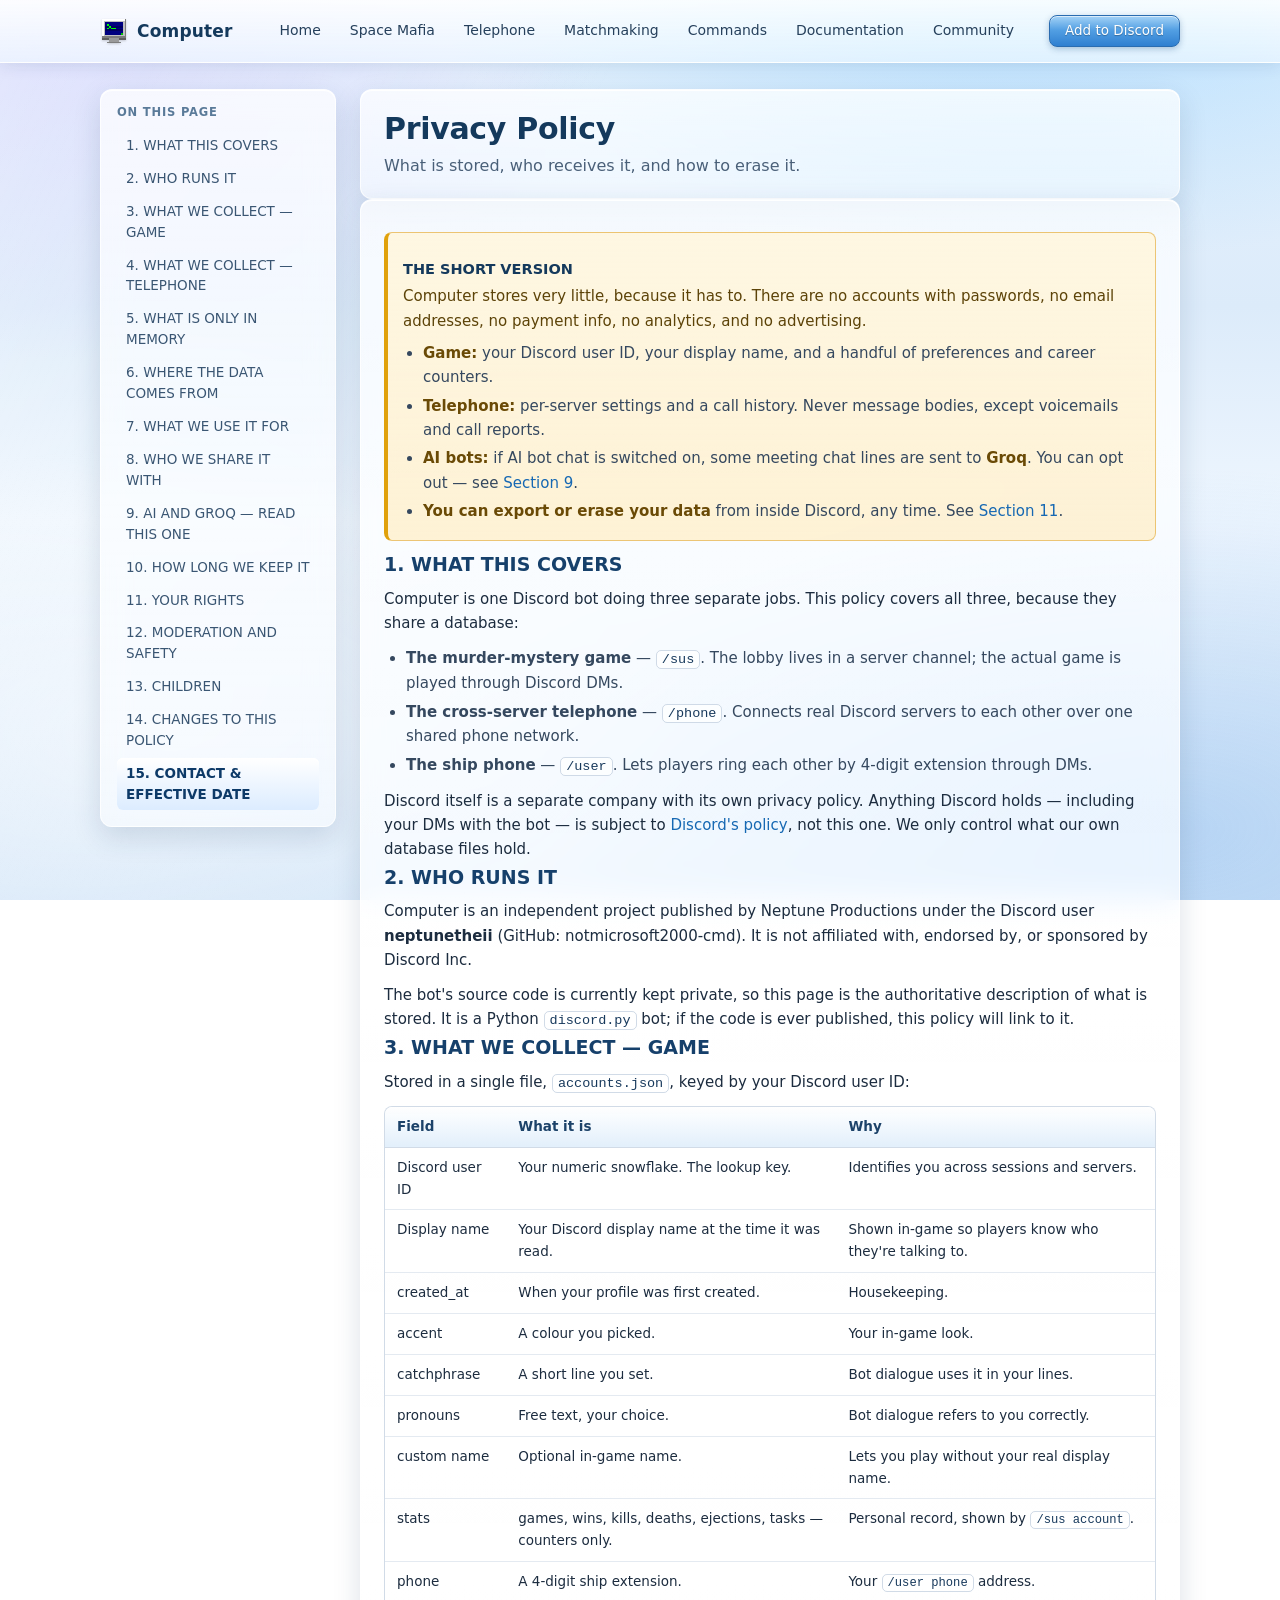
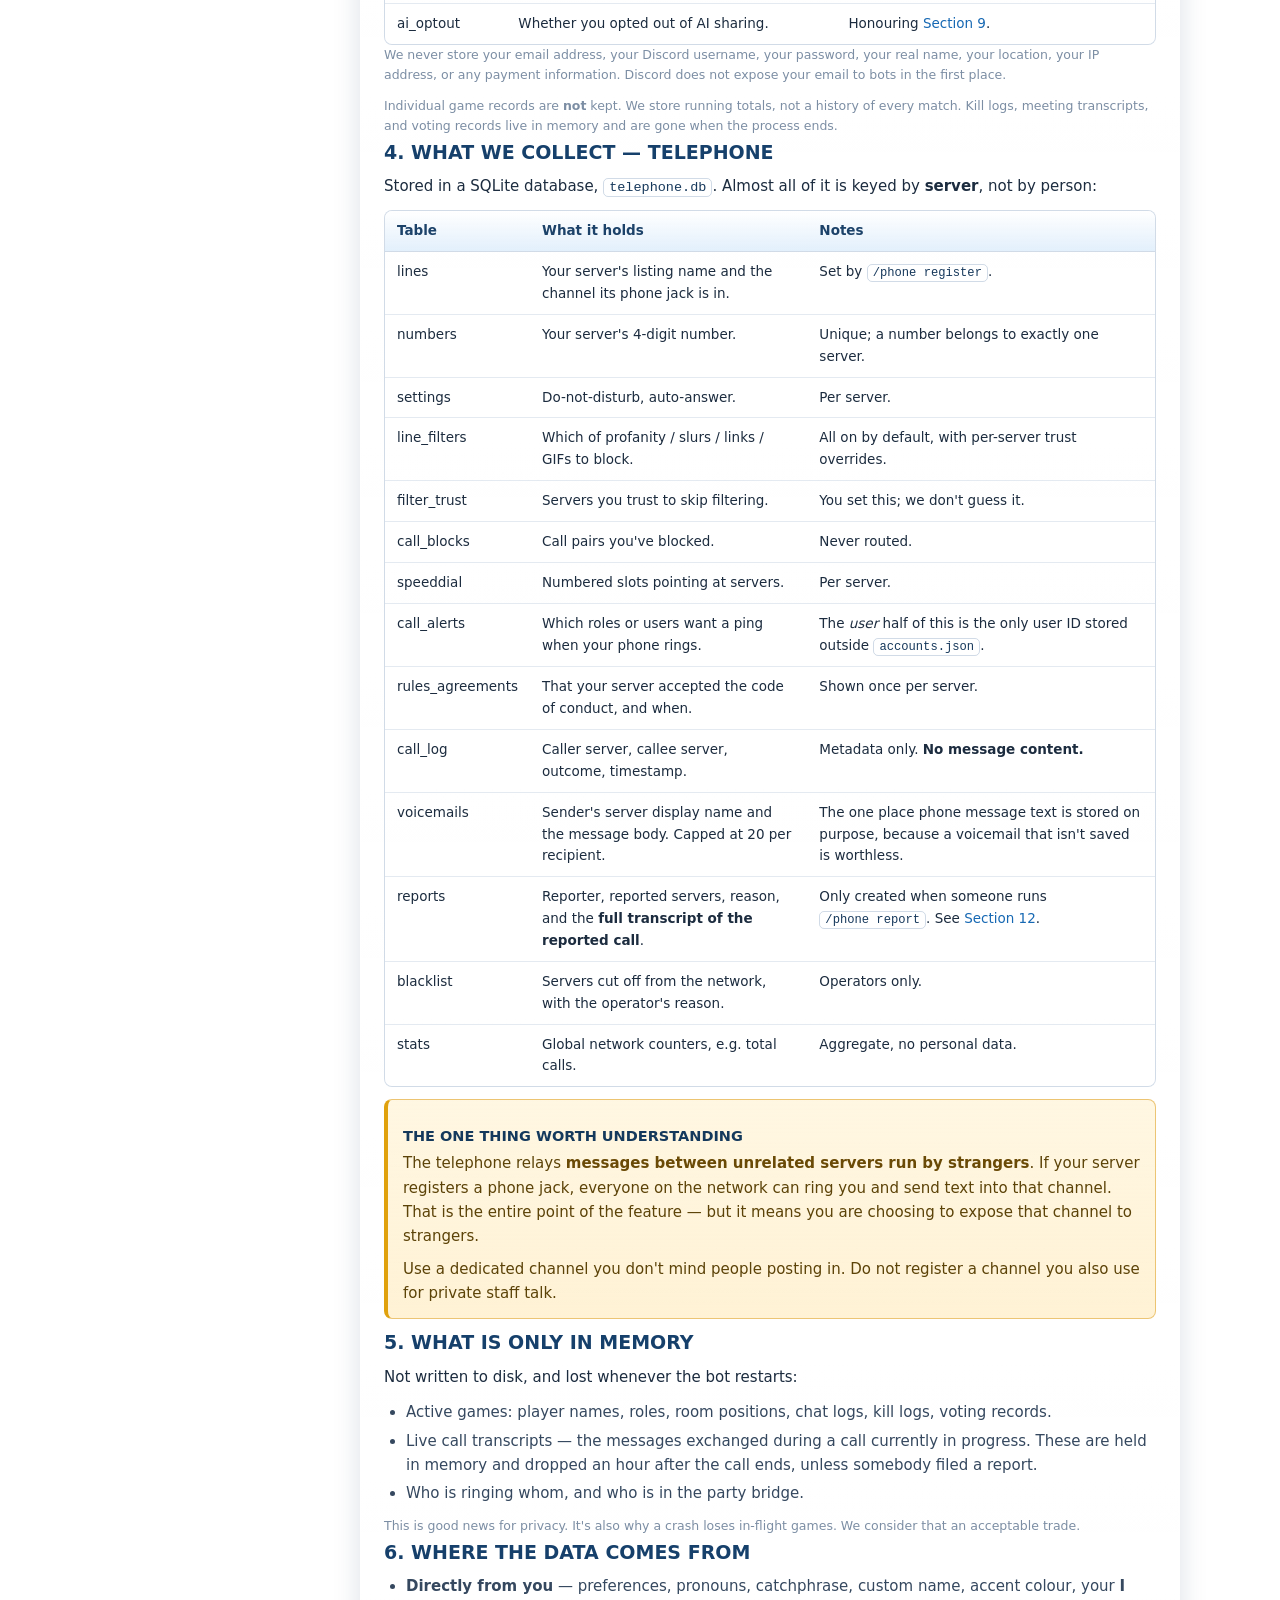
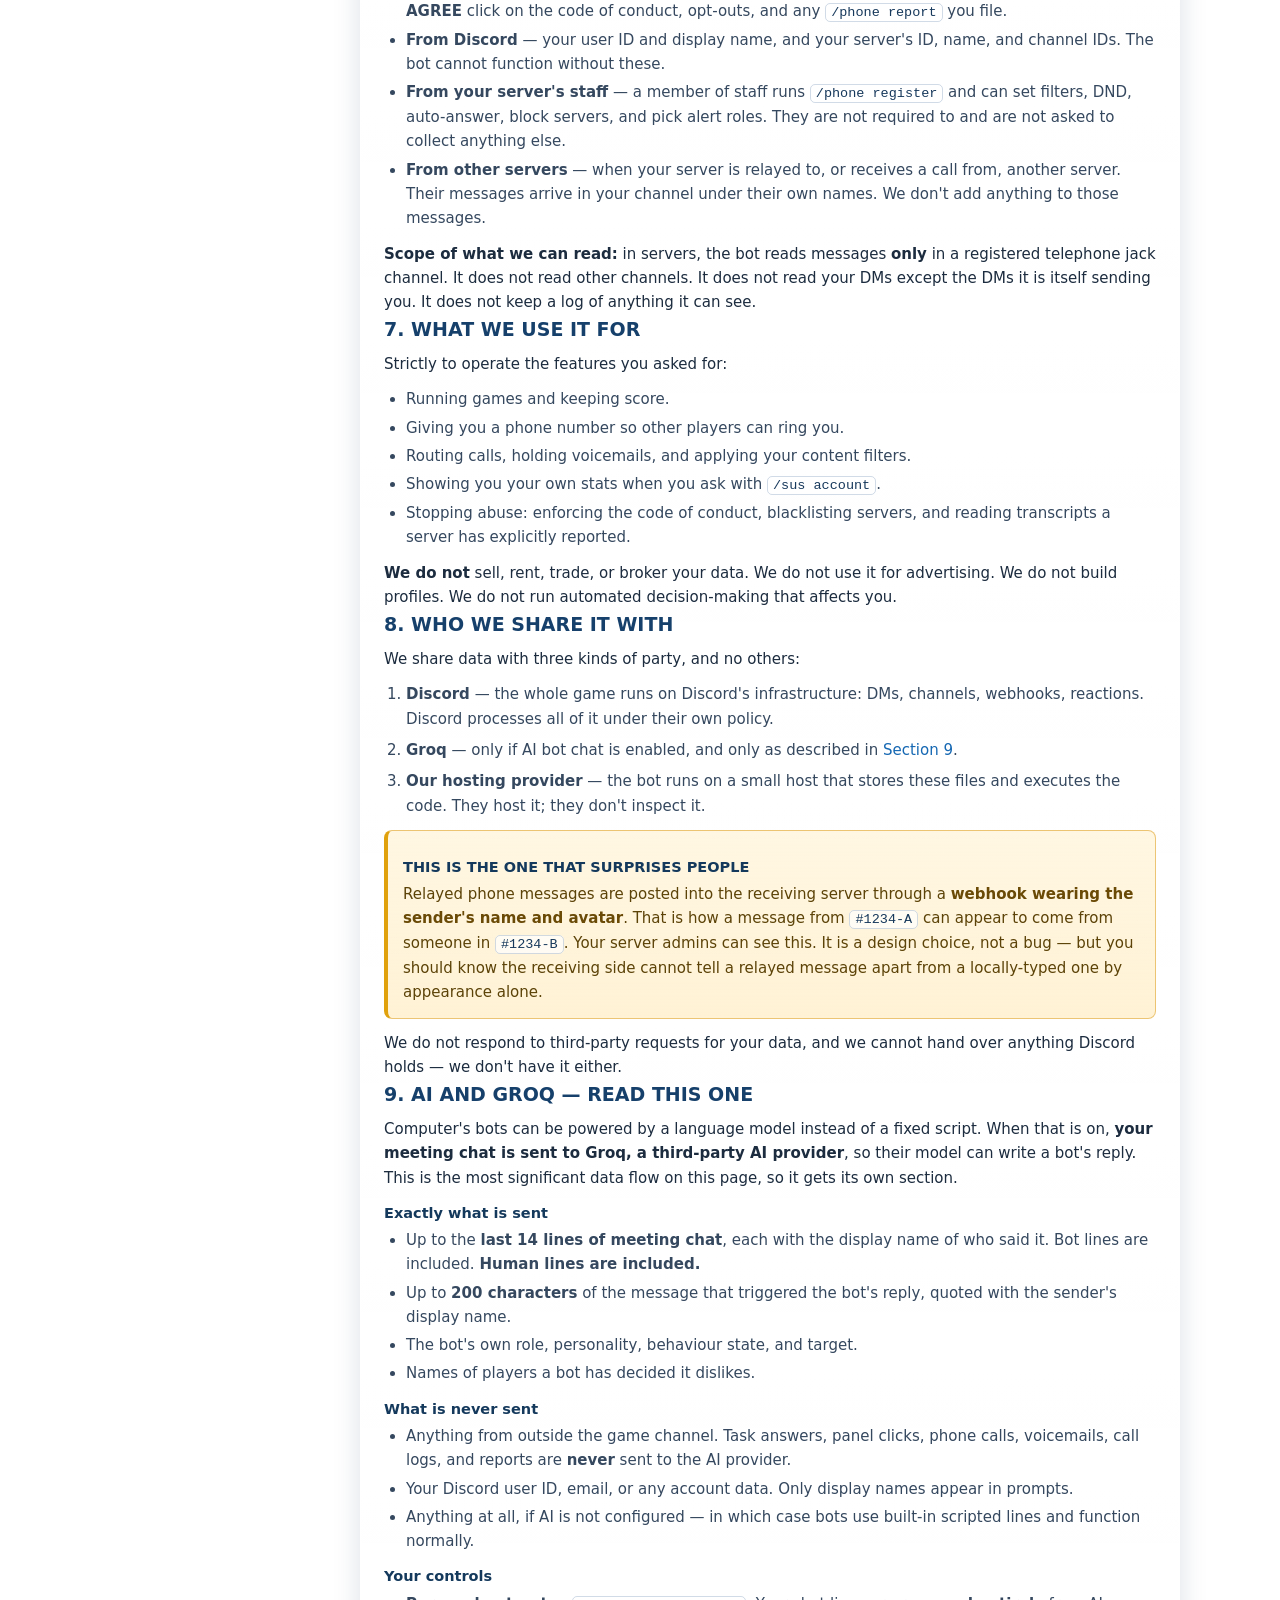
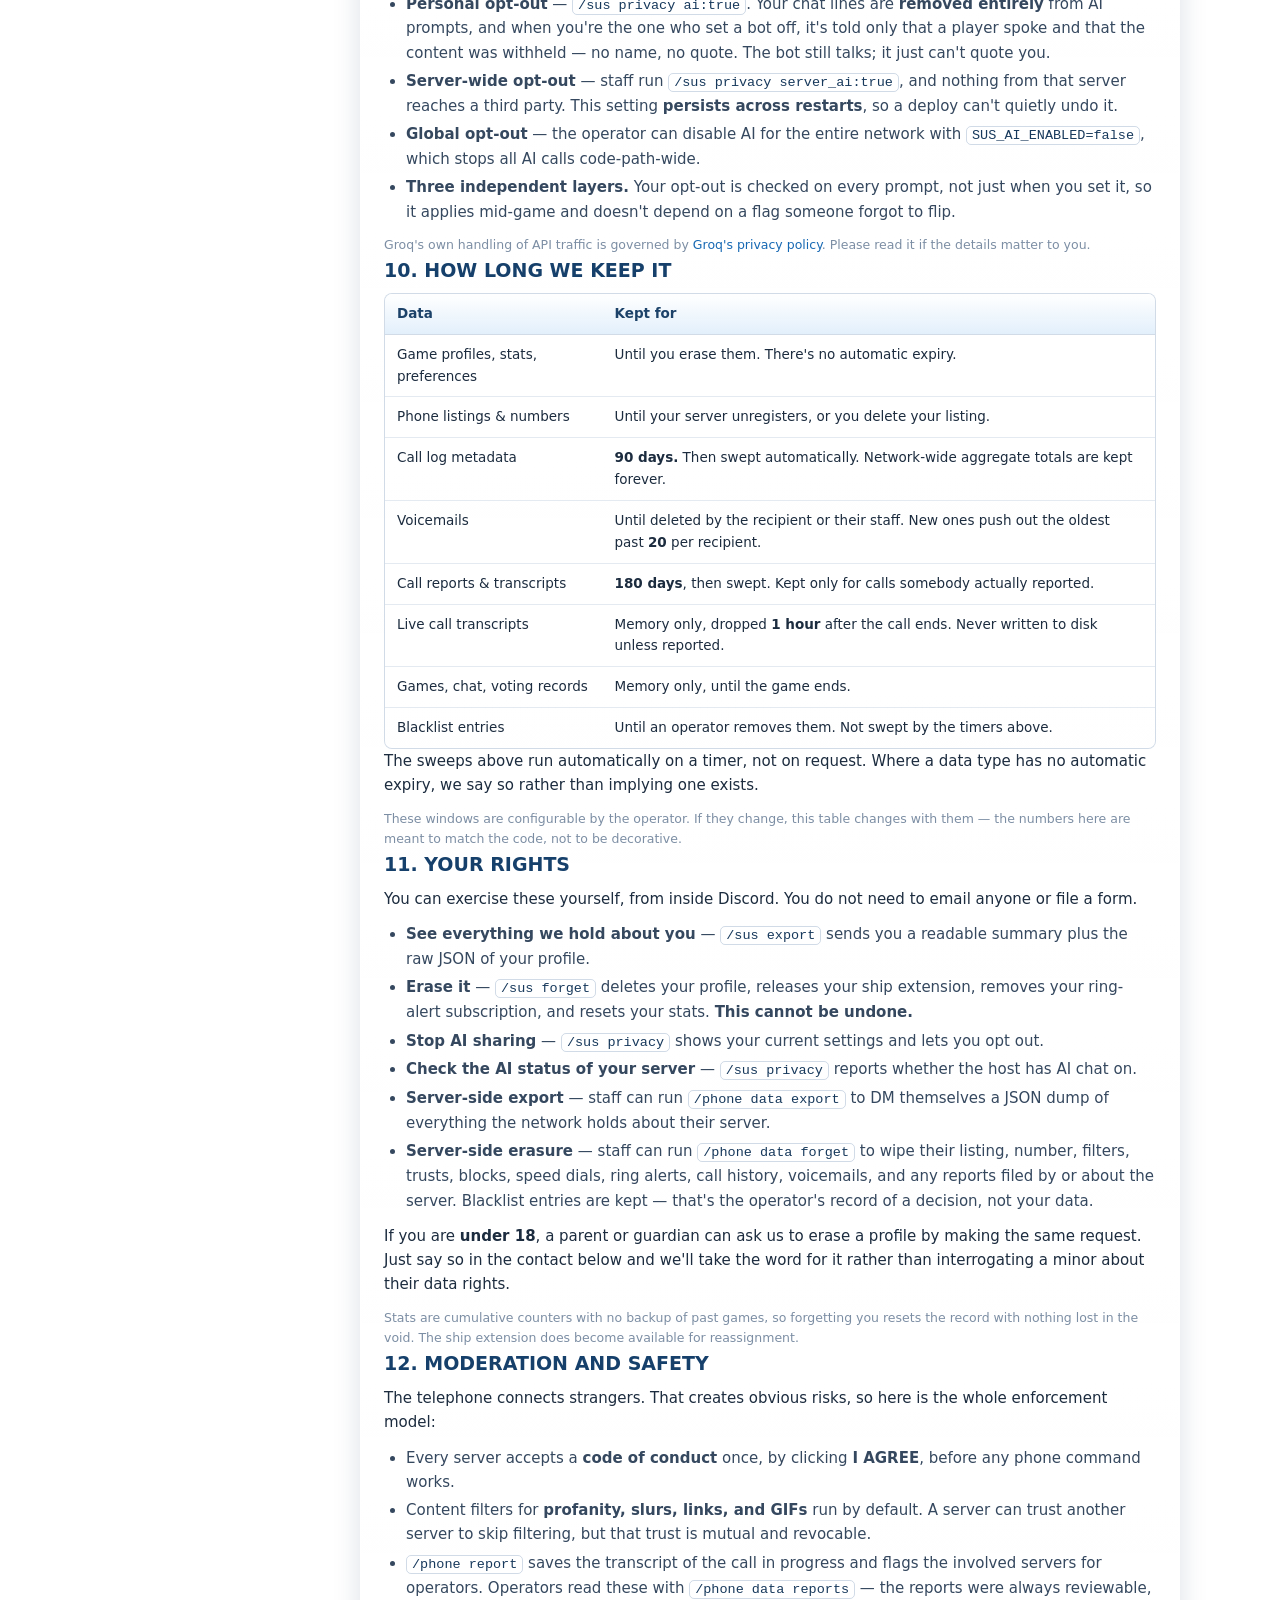
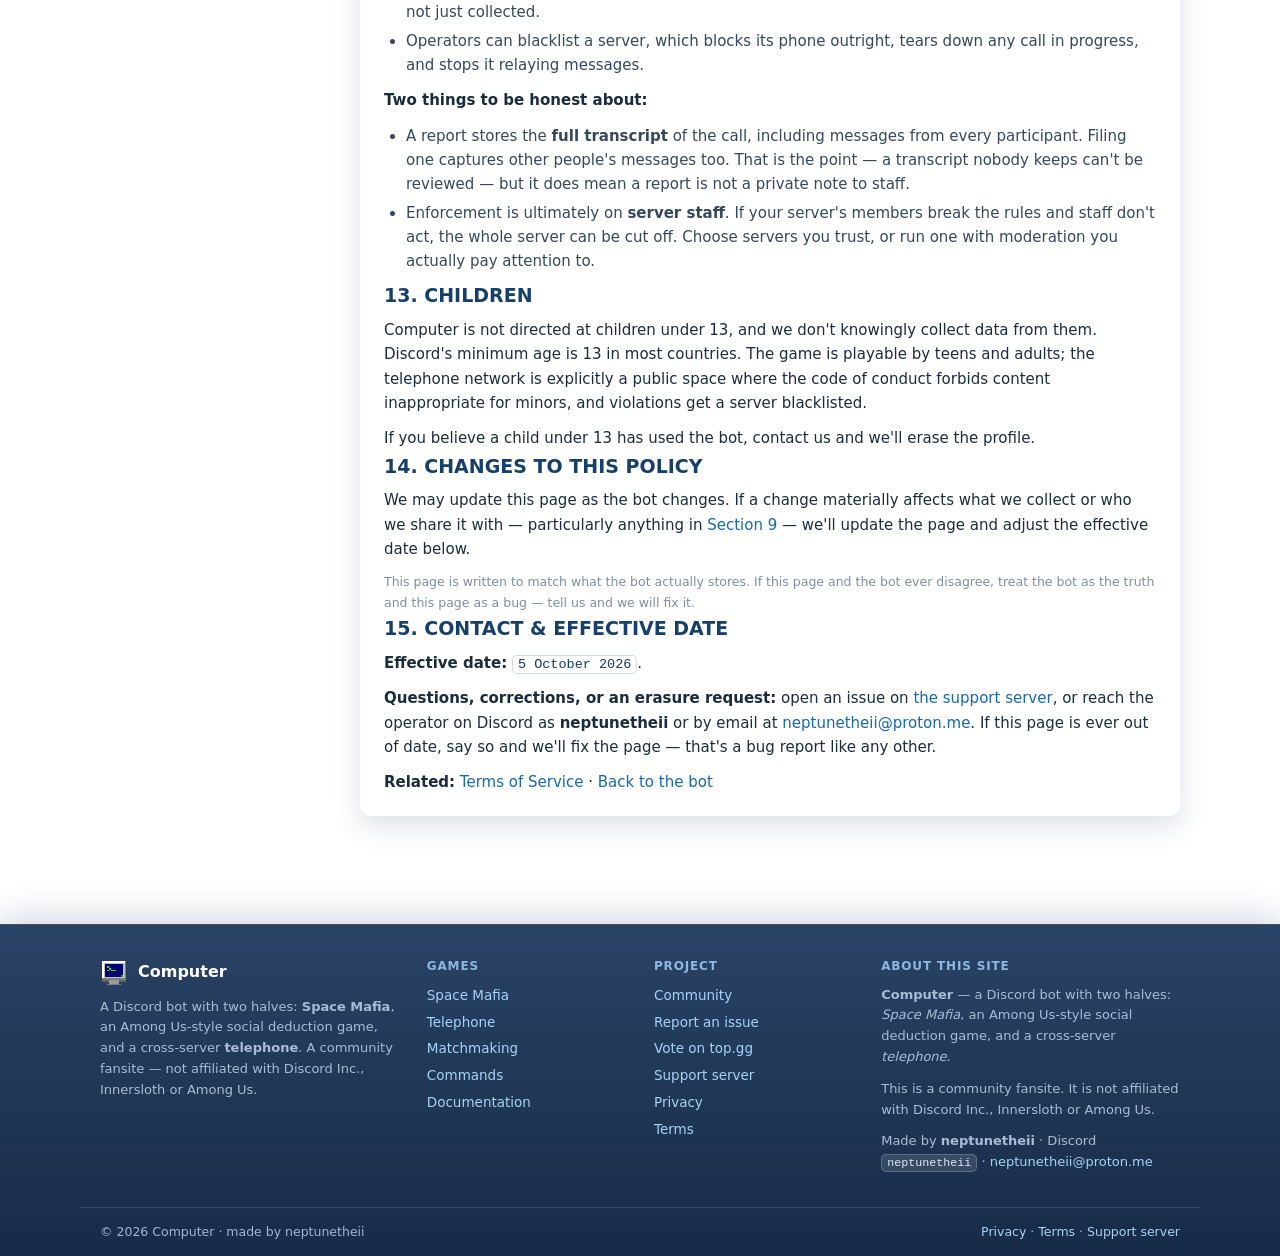
<file: privacy.html>
<!DOCTYPE html>
<html lang="en">
<head>
  <meta charset="utf-8">
  <meta name="viewport" content="width=device-width, initial-scale=1">
  <title>Privacy Policy — Computer</title>
  <meta name="description" content="How Computer collects, uses, shares and deletes your data — the game, the cross-server telephone and the ship phone.">
  <link rel="icon" href="assets/img/favicon.svg" type="image/svg+xml">
  <link rel="stylesheet" href="assets/css/aero.css">
</head>
<body>
<a class="skip-link" href="#main">Skip to content</a>
<div class="aero-bg" aria-hidden="true"></div>

<header class="site-header">
  <div class="wrap">
    <a class="brand" href="index.html">
      <img src="assets/img/logo.svg" alt="" width="28" height="28">
      <span class="brand-name">Computer</span>
    </a>
    <nav class="site-nav" id="site-nav" aria-label="Primary">
      <a class="nav-link" href="index.html"><span>Home</span></a>
      <a class="nav-link" href="space-mafia.html"><span>Space Mafia</span></a>
      <a class="nav-link" href="telephone.html"><span>Telephone</span></a>
      <a class="nav-link" href="matchmaking.html"><span>Matchmaking</span></a>
      <a class="nav-link" href="commands.html"><span>Commands</span></a>
      <a class="nav-link" href="docs.html"><span>Documentation</span></a>
      <a class="nav-link" href="community.html"><span>Community</span></a>
    </nav>
    <div class="header-cta">
      <a class="btn btn-primary" href="https://discord.com/oauth2/authorize?client_id=1532049960693006376&permissions=4503599627683904&integration_type=0&scope=bot" rel="noopener">Add to Discord</a>
    </div>
    <button class="nav-toggle" type="button" aria-expanded="false" aria-controls="site-nav" aria-label="Toggle navigation">&#9776;</button>
  </div>
</header>

<main id="main" class="wrap">
  <div class="page-grid has-aside">
    <aside class="page-aside" aria-label="On this page">
      <p class="aside-title">On this page</p>
      <ul class="toc">
        <li><a href="#scope-title">1. WHAT THIS COVERS</a></li>
        <li><a href="#who-title">2. WHO RUNS IT</a></li>
        <li><a href="#collect-title">3. WHAT WE COLLECT — GAME</a></li>
        <li><a href="#phone-data-title">4. WHAT WE COLLECT — TELEPHONE</a></li>
        <li><a href="#memory-title">5. WHAT IS ONLY IN MEMORY</a></li>
        <li><a href="#sources-title">6. WHERE THE DATA COMES FROM</a></li>
        <li><a href="#use-title">7. WHAT WE USE IT FOR</a></li>
        <li><a href="#share-title">8. WHO WE SHARE IT WITH</a></li>
        <li><a href="#ai-title">9. AI AND GROQ — READ THIS ONE</a></li>
        <li><a href="#retention-title">10. HOW LONG WE KEEP IT</a></li>
        <li><a href="#rights-title">11. YOUR RIGHTS</a></li>
        <li><a href="#moderation-title">12. MODERATION AND SAFETY</a></li>
        <li><a href="#children-title">13. CHILDREN</a></li>
        <li><a href="#changes-title">14. CHANGES TO THIS POLICY</a></li>
        <li><a href="#contact-title">15. CONTACT &amp; EFFECTIVE DATE</a></li>
      </ul>
    </aside>
    <article class="page-main">
      <header class="page-head">
        <h1>Privacy Policy</h1>
        <p class="page-lead">What is stored, who receives it, and how to erase it.</p>
      </header>

<section class="section" aria-labelledby="legal-h">
          <div class="section-body legal">
<div class="box warn">
      <h3>THE SHORT VERSION</h3>
      <p style="margin:0 0 8px">Computer stores very little, because it has to. There are no accounts with passwords, no email addresses, no payment info, no analytics, and no advertising.</p>
      <ul style="margin:0; padding-left:20px">
        <li><strong>Game:</strong> your Discord user ID, your display name, and a handful of preferences and career counters.</li>
        <li><strong>Telephone:</strong> per-server settings and a call history. Never message bodies, except voicemails and call reports.</li>
        <li><strong>AI bots:</strong> if AI bot chat is switched on, some meeting chat lines are sent to <strong>Groq</strong>. You can opt out — see <a href="#ai">Section 9</a>.</li>
        <li><strong>You can export or erase your data</strong> from inside Discord, any time. See <a href="#rights">Section 11</a>.</li>
      </ul>
    </div>

    

    <section class="section" id="scope" aria-labelledby="scope-title">
      <h2 class="section-title" id="scope-title">1. WHAT THIS COVERS</h2>
      <p>Computer is one Discord bot doing three separate jobs. This policy covers all three, because they share a database:</p>
      <ul>
        <li><strong>The murder-mystery game</strong> — <code>/sus</code>. The lobby lives in a server channel; the actual game is played through Discord DMs.</li>
        <li><strong>The cross-server telephone</strong> — <code>/phone</code>. Connects real Discord servers to each other over one shared phone network.</li>
        <li><strong>The ship phone</strong> — <code>/user</code>. Lets players ring each other by 4-digit extension through DMs.</li>
      </ul>
      <p>Discord itself is a separate company with its own privacy policy. Anything Discord holds — including your DMs with the bot — is subject to <a href="https://discord.com/privacy" target="_blank" rel="noopener">Discord's policy</a>, not this one. We only control what our own database files hold.</p>
    </section>

    <section class="section" id="who" aria-labelledby="who-title">
      <h2 class="section-title" id="who-title">2. WHO RUNS IT</h2>
      <p>Computer is an independent project published by Neptune Productions under the Discord user <strong>neptunetheii</strong> (GitHub: notmicrosoft2000-cmd). It is not affiliated with, endorsed by, or sponsored by Discord Inc.</p>
      <p>The bot's source code is currently kept private, so this page is the authoritative description of what is stored. It is a Python <code>discord.py</code> bot; if the code is ever published, this policy will link to it.</p>
    </section>

    <section class="section" id="collect" aria-labelledby="collect-title">
      <h2 class="section-title" id="collect-title">3. WHAT WE COLLECT — GAME</h2>
      <p>Stored in a single file, <code>accounts.json</code>, keyed by your Discord user ID:</p>
      <div class="table-scroll"><table class="doc-table">
        <thead><tr><th>Field</th><th>What it is</th><th>Why</th></tr></thead>
        <tbody>
          <tr><td>Discord user ID</td><td>Your numeric snowflake. The lookup key.</td><td>Identifies you across sessions and servers.</td></tr>
          <tr><td>Display name</td><td>Your Discord display name at the time it was read.</td><td>Shown in-game so players know who they're talking to.</td></tr>
          <tr><td>created_at</td><td>When your profile was first created.</td><td>Housekeeping.</td></tr>
          <tr><td>accent</td><td>A colour you picked.</td><td>Your in-game look.</td></tr>
          <tr><td>catchphrase</td><td>A short line you set.</td><td>Bot dialogue uses it in your lines.</td></tr>
          <tr><td>pronouns</td><td>Free text, your choice.</td><td>Bot dialogue refers to you correctly.</td></tr>
          <tr><td>custom name</td><td>Optional in-game name.</td><td>Lets you play without your real display name.</td></tr>
          <tr><td>stats</td><td>games, wins, kills, deaths, ejections, tasks — counters only.</td><td>Personal record, shown by <code>/sus account</code>.</td></tr>
          <tr><td>phone</td><td>A 4-digit ship extension.</td><td>Your <code>/user phone</code> address.</td></tr>
          <tr><td>ai_optout</td><td>Whether you opted out of AI sharing.</td><td>Honouring <a href="#ai">Section 9</a>.</td></tr>
        </tbody>
      </table></div>
      <p class="smallprint">We never store your email address, your Discord username, your password, your real name, your location, your IP address, or any payment information. Discord does not expose your email to bots in the first place.</p>
      <p class="smallprint">Individual game records are <strong>not</strong> kept. We store running totals, not a history of every match. Kill logs, meeting transcripts, and voting records live in memory and are gone when the process ends.</p>
    </section>

    <section class="section" id="phone-data" aria-labelledby="phone-data-title">
      <h2 class="section-title" id="phone-data-title">4. WHAT WE COLLECT — TELEPHONE</h2>
      <p>Stored in a SQLite database, <code>telephone.db</code>. Almost all of it is keyed by <strong>server</strong>, not by person:</p>
      <div class="table-scroll"><table class="doc-table">
        <thead><tr><th>Table</th><th>What it holds</th><th>Notes</th></tr></thead>
        <tbody>
          <tr><td>lines</td><td>Your server's listing name and the channel its phone jack is in.</td><td>Set by <code>/phone register</code>.</td></tr>
          <tr><td>numbers</td><td>Your server's 4-digit number.</td><td>Unique; a number belongs to exactly one server.</td></tr>
          <tr><td>settings</td><td>Do-not-disturb, auto-answer.</td><td>Per server.</td></tr>
          <tr><td>line_filters</td><td>Which of profanity / slurs / links / GIFs to block.</td><td>All on by default, with per-server trust overrides.</td></tr>
          <tr><td>filter_trust</td><td>Servers you trust to skip filtering.</td><td>You set this; we don't guess it.</td></tr>
          <tr><td>call_blocks</td><td>Call pairs you've blocked.</td><td>Never routed.</td></tr>
          <tr><td>speeddial</td><td>Numbered slots pointing at servers.</td><td>Per server.</td></tr>
          <tr><td>call_alerts</td><td>Which roles or users want a ping when your phone rings.</td><td>The <em>user</em> half of this is the only user ID stored outside <code>accounts.json</code>.</td></tr>
          <tr><td>rules_agreements</td><td>That your server accepted the code of conduct, and when.</td><td>Shown once per server.</td></tr>
          <tr><td>call_log</td><td>Caller server, callee server, outcome, timestamp.</td><td>Metadata only. <strong>No message content.</strong></td></tr>
          <tr><td>voicemails</td><td>Sender's server display name and the message body. Capped at 20 per recipient.</td><td>The one place phone message text is stored on purpose, because a voicemail that isn't saved is worthless.</td></tr>
          <tr><td>reports</td><td>Reporter, reported servers, reason, and the <strong>full transcript of the reported call</strong>.</td><td>Only created when someone runs <code>/phone report</code>. See <a href="#moderation">Section 12</a>.</td></tr>
          <tr><td>blacklist</td><td>Servers cut off from the network, with the operator's reason.</td><td>Operators only.</td></tr>
          <tr><td>stats</td><td>Global network counters, e.g. total calls.</td><td>Aggregate, no personal data.</td></tr>
        </tbody>
      </table></div>
      <div class="box warn">
        <h3>THE ONE THING WORTH UNDERSTANDING</h3>
        <p style="margin:0">The telephone relays <strong>messages between unrelated servers run by strangers</strong>. If your server registers a phone jack, everyone on the network can ring you and send text into that channel. That is the entire point of the feature — but it means you are choosing to expose that channel to strangers.</p>
        <p style="margin:8px 0 0">Use a dedicated channel you don't mind people posting in. Do not register a channel you also use for private staff talk.</p>
      </div>
    </section>

    <section class="section" id="memory" aria-labelledby="memory-title">
      <h2 class="section-title" id="memory-title">5. WHAT IS ONLY IN MEMORY</h2>
      <p>Not written to disk, and lost whenever the bot restarts:</p>
      <ul>
        <li>Active games: player names, roles, room positions, chat logs, kill logs, voting records.</li>
        <li>Live call transcripts — the messages exchanged during a call currently in progress. These are held in memory and dropped an hour after the call ends, unless somebody filed a report.</li>
        <li>Who is ringing whom, and who is in the party bridge.</li>
      </ul>
      <p class="smallprint">This is good news for privacy. It's also why a crash loses in-flight games. We consider that an acceptable trade.</p>
    </section>

    <section class="section" id="sources" aria-labelledby="sources-title">
      <h2 class="section-title" id="sources-title">6. WHERE THE DATA COMES FROM</h2>
      <ul>
        <li><strong>Directly from you</strong> — preferences, pronouns, catchphrase, custom name, accent colour, your <strong>I AGREE</strong> click on the code of conduct, opt-outs, and any <code>/phone report</code> you file.</li>
        <li><strong>From Discord</strong> — your user ID and display name, and your server's ID, name, and channel IDs. The bot cannot function without these.</li>
        <li><strong>From your server's staff</strong> — a member of staff runs <code>/phone register</code> and can set filters, DND, auto-answer, block servers, and pick alert roles. They are not required to and are not asked to collect anything else.</li>
        <li><strong>From other servers</strong> — when your server is relayed to, or receives a call from, another server. Their messages arrive in your channel under their own names. We don't add anything to those messages.</li>
      </ul>
      <p><strong>Scope of what we can read:</strong> in servers, the bot reads messages <strong>only</strong> in a registered telephone jack channel. It does not read other channels. It does not read your DMs except the DMs it is itself sending you. It does not keep a log of anything it can see.</p>
    </section>

    <section class="section" id="use" aria-labelledby="use-title">
      <h2 class="section-title" id="use-title">7. WHAT WE USE IT FOR</h2>
      <p>Strictly to operate the features you asked for:</p>
      <ul>
        <li>Running games and keeping score.</li>
        <li>Giving you a phone number so other players can ring you.</li>
        <li>Routing calls, holding voicemails, and applying your content filters.</li>
        <li>Showing you your own stats when you ask with <code>/sus account</code>.</li>
        <li>Stopping abuse: enforcing the code of conduct, blacklisting servers, and reading transcripts a server has explicitly reported.</li>
      </ul>
      <p><strong>We do not</strong> sell, rent, trade, or broker your data. We do not use it for advertising. We do not build profiles. We do not run automated decision-making that affects you.</p>
    </section>

    <section class="section" id="share" aria-labelledby="share-title">
      <h2 class="section-title" id="share-title">8. WHO WE SHARE IT WITH</h2>
      <p>We share data with three kinds of party, and no others:</p>
      <ol class="steps">
        <li><strong>Discord</strong> — the whole game runs on Discord's infrastructure: DMs, channels, webhooks, reactions. Discord processes all of it under their own policy.</li>
        <li><strong>Groq</strong> — only if AI bot chat is enabled, and only as described in <a href="#ai">Section 9</a>.</li>
        <li><strong>Our hosting provider</strong> — the bot runs on a small host that stores these files and executes the code. They host it; they don't inspect it.</li>
      </ol>
      <div class="box warn">
        <h3>THIS IS THE ONE THAT SURPRISES PEOPLE</h3>
        <p style="margin:0">Relayed phone messages are posted into the receiving server through a <strong>webhook wearing the sender's name and avatar</strong>. That is how a message from <code>#1234-A</code> can appear to come from someone in <code>#1234-B</code>. Your server admins can see this. It is a design choice, not a bug — but you should know the receiving side cannot tell a relayed message apart from a locally-typed one by appearance alone.</p>
      </div>
      <p>We do not respond to third-party requests for your data, and we cannot hand over anything Discord holds — we don't have it either.</p>
    </section>

    <section class="section" id="ai" aria-labelledby="ai-title">
      <h2 class="section-title" id="ai-title">9. AI AND GROQ — READ THIS ONE</h2>
      <p>Computer's bots can be powered by a language model instead of a fixed script. When that is on, <strong>your meeting chat is sent to Groq, a third-party AI provider</strong>, so their model can write a bot's reply. This is the most significant data flow on this page, so it gets its own section.</p>
      <h3>Exactly what is sent</h3>
      <ul>
        <li>Up to the <strong>last 14 lines of meeting chat</strong>, each with the display name of who said it. Bot lines are included. <strong>Human lines are included.</strong></li>
        <li>Up to <strong>200 characters</strong> of the message that triggered the bot's reply, quoted with the sender's display name.</li>
        <li>The bot's own role, personality, behaviour state, and target.</li>
        <li>Names of players a bot has decided it dislikes.</li>
      </ul>
      <h3>What is never sent</h3>
      <ul>
        <li>Anything from outside the game channel. Task answers, panel clicks, phone calls, voicemails, call logs, and reports are <strong>never</strong> sent to the AI provider.</li>
        <li>Your Discord user ID, email, or any account data. Only display names appear in prompts.</li>
        <li>Anything at all, if AI is not configured — in which case bots use built-in scripted lines and function normally.</li>
      </ul>
      <h3>Your controls</h3>
      <ul>
        <li><strong>Personal opt-out</strong> — <code>/sus privacy ai:true</code>. Your chat lines are <strong>removed entirely</strong> from AI prompts, and when you're the one who set a bot off, it's told only that a player spoke and that the content was withheld — no name, no quote. The bot still talks; it just can't quote you.</li>
        <li><strong>Server-wide opt-out</strong> — staff run <code>/sus privacy server_ai:true</code>, and nothing from that server reaches a third party. This setting <strong>persists across restarts</strong>, so a deploy can't quietly undo it.</li>
        <li><strong>Global opt-out</strong> — the operator can disable AI for the entire network with <code>SUS_AI_ENABLED=false</code>, which stops all AI calls code-path-wide.</li>
        <li><strong>Three independent layers.</strong> Your opt-out is checked on every prompt, not just when you set it, so it applies mid-game and doesn't depend on a flag someone forgot to flip.</li>
      </ul>
      <p class="smallprint">Groq's own handling of API traffic is governed by <a href="https://groq.com/privacy" target="_blank" rel="noopener">Groq's privacy policy</a>. Please read it if the details matter to you.</p>
    </section>

    <section class="section" id="retention" aria-labelledby="retention-title">
      <h2 class="section-title" id="retention-title">10. HOW LONG WE KEEP IT</h2>
      <div class="table-scroll"><table class="doc-table">
        <thead><tr><th>Data</th><th>Kept for</th></tr></thead>
        <tbody>
          <tr><td>Game profiles, stats, preferences</td><td>Until you erase them. There's no automatic expiry.</td></tr>
          <tr><td>Phone listings &amp; numbers</td><td>Until your server unregisters, or you delete your listing.</td></tr>
          <tr><td>Call log metadata</td><td><strong>90 days.</strong> Then swept automatically. Network-wide aggregate totals are kept forever.</td></tr>
          <tr><td>Voicemails</td><td>Until deleted by the recipient or their staff. New ones push out the oldest past <strong>20</strong> per recipient.</td></tr>
          <tr><td>Call reports &amp; transcripts</td><td><strong>180 days</strong>, then swept. Kept only for calls somebody actually reported.</td></tr>
          <tr><td>Live call transcripts</td><td>Memory only, dropped <strong>1 hour</strong> after the call ends. Never written to disk unless reported.</td></tr>
          <tr><td>Games, chat, voting records</td><td>Memory only, until the game ends.</td></tr>
          <tr><td>Blacklist entries</td><td>Until an operator removes them. Not swept by the timers above.</td></tr>
        </tbody>
      </table></div>
      <p>The sweeps above run automatically on a timer, not on request. Where a data type has no automatic expiry, we say so rather than implying one exists.</p>
      <p class="smallprint">These windows are configurable by the operator. If they change, this table changes with them — the numbers here are meant to match the code, not to be decorative.</p>
    </section>

    <section class="section" id="rights" aria-labelledby="rights-title">
      <h2 class="section-title" id="rights-title">11. YOUR RIGHTS</h2>
      <p>You can exercise these yourself, from inside Discord. You do not need to email anyone or file a form.</p>
      <ul>
        <li><strong>See everything we hold about you</strong> — <code>/sus export</code> sends you a readable summary plus the raw JSON of your profile.</li>
        <li><strong>Erase it</strong> — <code>/sus forget</code> deletes your profile, releases your ship extension, removes your ring-alert subscription, and resets your stats. <strong>This cannot be undone.</strong></li>
        <li><strong>Stop AI sharing</strong> — <code>/sus privacy</code> shows your current settings and lets you opt out.</li>
        <li><strong>Check the AI status of your server</strong> — <code>/sus privacy</code> reports whether the host has AI chat on.</li>
        <li><strong>Server-side export</strong> — staff can run <code>/phone data export</code> to DM themselves a JSON dump of everything the network holds about their server.</li>
        <li><strong>Server-side erasure</strong> — staff can run <code>/phone data forget</code> to wipe their listing, number, filters, trusts, blocks, speed dials, ring alerts, call history, voicemails, and any reports filed by or about the server. Blacklist entries are kept — that's the operator's record of a decision, not your data.</li>
      </ul>
      <p>If you are <strong>under 18</strong>, a parent or guardian can ask us to erase a profile by making the same request. Just say so in the contact below and we'll take the word for it rather than interrogating a minor about their data rights.</p>
      <p class="smallprint">Stats are cumulative counters with no backup of past games, so forgetting you resets the record with nothing lost in the void. The ship extension does become available for reassignment.</p>
    </section>

    <section class="section" id="moderation" aria-labelledby="moderation-title">
      <h2 class="section-title" id="moderation-title">12. MODERATION AND SAFETY</h2>
      <p>The telephone connects strangers. That creates obvious risks, so here is the whole enforcement model:</p>
      <ul>
        <li>Every server accepts a <strong>code of conduct</strong> once, by clicking <strong>I AGREE</strong>, before any phone command works.</li>
        <li>Content filters for <strong>profanity, slurs, links, and GIFs</strong> run by default. A server can trust another server to skip filtering, but that trust is mutual and revocable.</li>
        <li><code>/phone report</code> saves the transcript of the call in progress and flags the involved servers for operators. Operators read these with <code>/phone data reports</code> — the reports were always reviewable, not just collected.</li>
        <li>Operators can blacklist a server, which blocks its phone outright, tears down any call in progress, and stops it relaying messages.</li>
      </ul>
      <p><strong>Two things to be honest about:</strong></p>
      <ul>
        <li>A report stores the <strong>full transcript</strong> of the call, including messages from every participant. Filing one captures other people's messages too. That is the point — a transcript nobody keeps can't be reviewed — but it does mean a report is not a private note to staff.</li>
        <li>Enforcement is ultimately on <strong>server staff</strong>. If your server's members break the rules and staff don't act, the whole server can be cut off. Choose servers you trust, or run one with moderation you actually pay attention to.</li>
      </ul>
    </section>

    <section class="section" id="children" aria-labelledby="children-title">
      <h2 class="section-title" id="children-title">13. CHILDREN</h2>
      <p>Computer is not directed at children under 13, and we don't knowingly collect data from them. Discord's minimum age is 13 in most countries. The game is playable by teens and adults; the telephone network is explicitly a public space where the code of conduct forbids content inappropriate for minors, and violations get a server blacklisted.</p>
      <p>If you believe a child under 13 has used the bot, contact us and we'll erase the profile.</p>
    </section>

    <section class="section" id="changes" aria-labelledby="changes-title">
      <h2 class="section-title" id="changes-title">14. CHANGES TO THIS POLICY</h2>
      <p>We may update this page as the bot changes. If a change materially affects what we collect or who we share it with — particularly anything in <a href="#ai">Section 9</a> — we'll update the page and adjust the effective date below.</p>
      <p class="smallprint">This page is written to match what the bot actually stores. If this page and the bot ever disagree, treat the bot as the truth and this page as a bug &mdash; tell us and we will fix it.</p>
    </section>

    <section class="section" id="contact" aria-labelledby="contact-title">
      <h2 class="section-title" id="contact-title">15. CONTACT &amp; EFFECTIVE DATE</h2>
      <p><strong>Effective date:</strong> <code>5 October 2026</code>.</p>
      <p><strong>Questions, corrections, or an erasure request:</strong> open an issue on <a href="https://discord.gg/3ew2nxAjbC" target="_blank" rel="noopener">the support server</a>, or reach the operator on Discord as <strong>neptunetheii</strong> or by email at <a href="mailto:neptunetheii@proton.me">neptunetheii@proton.me</a>. If this page is ever out of date, say so and we'll fix the page — that's a bug report like any other.</p>
      <p><strong>Related:</strong> <a href="terms.html">Terms of Service</a> · <a href="index.html">Back to the bot</a></p>
    </section>
          </div>
        </section>
    </article>
  </div>
</main>

<footer class="site-footer">
  <div class="wrap footer-grid">
    <div class="f-col">
      <div class="f-brand"><img src="assets/img/logo.svg" alt=""><b>Computer</b></div>
      <p class="f-blurb">A Discord bot with two halves: <strong>Space&nbsp;Mafia</strong>, an
      Among&nbsp;Us-style social deduction game, and a cross-server <strong>telephone</strong>.
      A community fansite &mdash; not affiliated with Discord&nbsp;Inc., Innersloth or Among&nbsp;Us.</p>
    </div>
    <nav class="f-col" aria-label="Games">
      <h4>Games</h4>
      <ul>
        <li><a href="space-mafia.html">Space Mafia</a></li>
        <li><a href="telephone.html">Telephone</a></li>
        <li><a href="matchmaking.html">Matchmaking</a></li>
        <li><a href="commands.html">Commands</a></li>
        <li><a href="docs.html">Documentation</a></li>
      </ul>
    </nav>
    <nav class="f-col" aria-label="Project">
      <h4>Project</h4>
      <ul>
        <li><a href="community.html">Community</a></li>
        <li><a href="https://github.com/notmicrosoft2000-cmd/computer/issues" rel="noopener">Report an issue</a></li>
        <li><a href="https://top.gg/bot/1532049960693006376" rel="noopener">Vote on top.gg</a></li>
        <li><a href="https://discord.gg/3ew2nxAjbC" rel="noopener">Support server</a></li>
        <li><a href="privacy.html">Privacy</a></li>
        <li><a href="terms.html">Terms</a></li>
      </ul>
    </nav>
    <div class="f-col" id="about">
      <h4>About this site</h4>
      <p><strong>Computer</strong> &mdash; a Discord bot with two halves: <em>Space Mafia</em>,
      an Among&nbsp;Us-style social deduction game, and a cross-server <em>telephone</em>.</p>
      <p>This is a community fansite. It is not affiliated with Discord&nbsp;Inc., Innersloth or Among&nbsp;Us.</p>
      <p>Made by <strong>neptunetheii</strong> &middot; Discord <code>neptunetheii</code> &middot;
      <a href="mailto:neptunetheii@proton.me">neptunetheii@proton.me</a></p>
    </div>
  </div>
  <div class="wrap footer-bottom">
    <p>&copy; <span data-year>2026</span> Computer &middot; made by neptunetheii</p>
    <p><a href="privacy.html">Privacy</a> &middot; <a href="terms.html">Terms</a> &middot;
    <a href="https://discord.gg/3ew2nxAjbC" rel="noopener">Support server</a></p>
  </div>
</footer>

<script src="assets/js/main.js" defer></script>
</body>
</html>
</file>
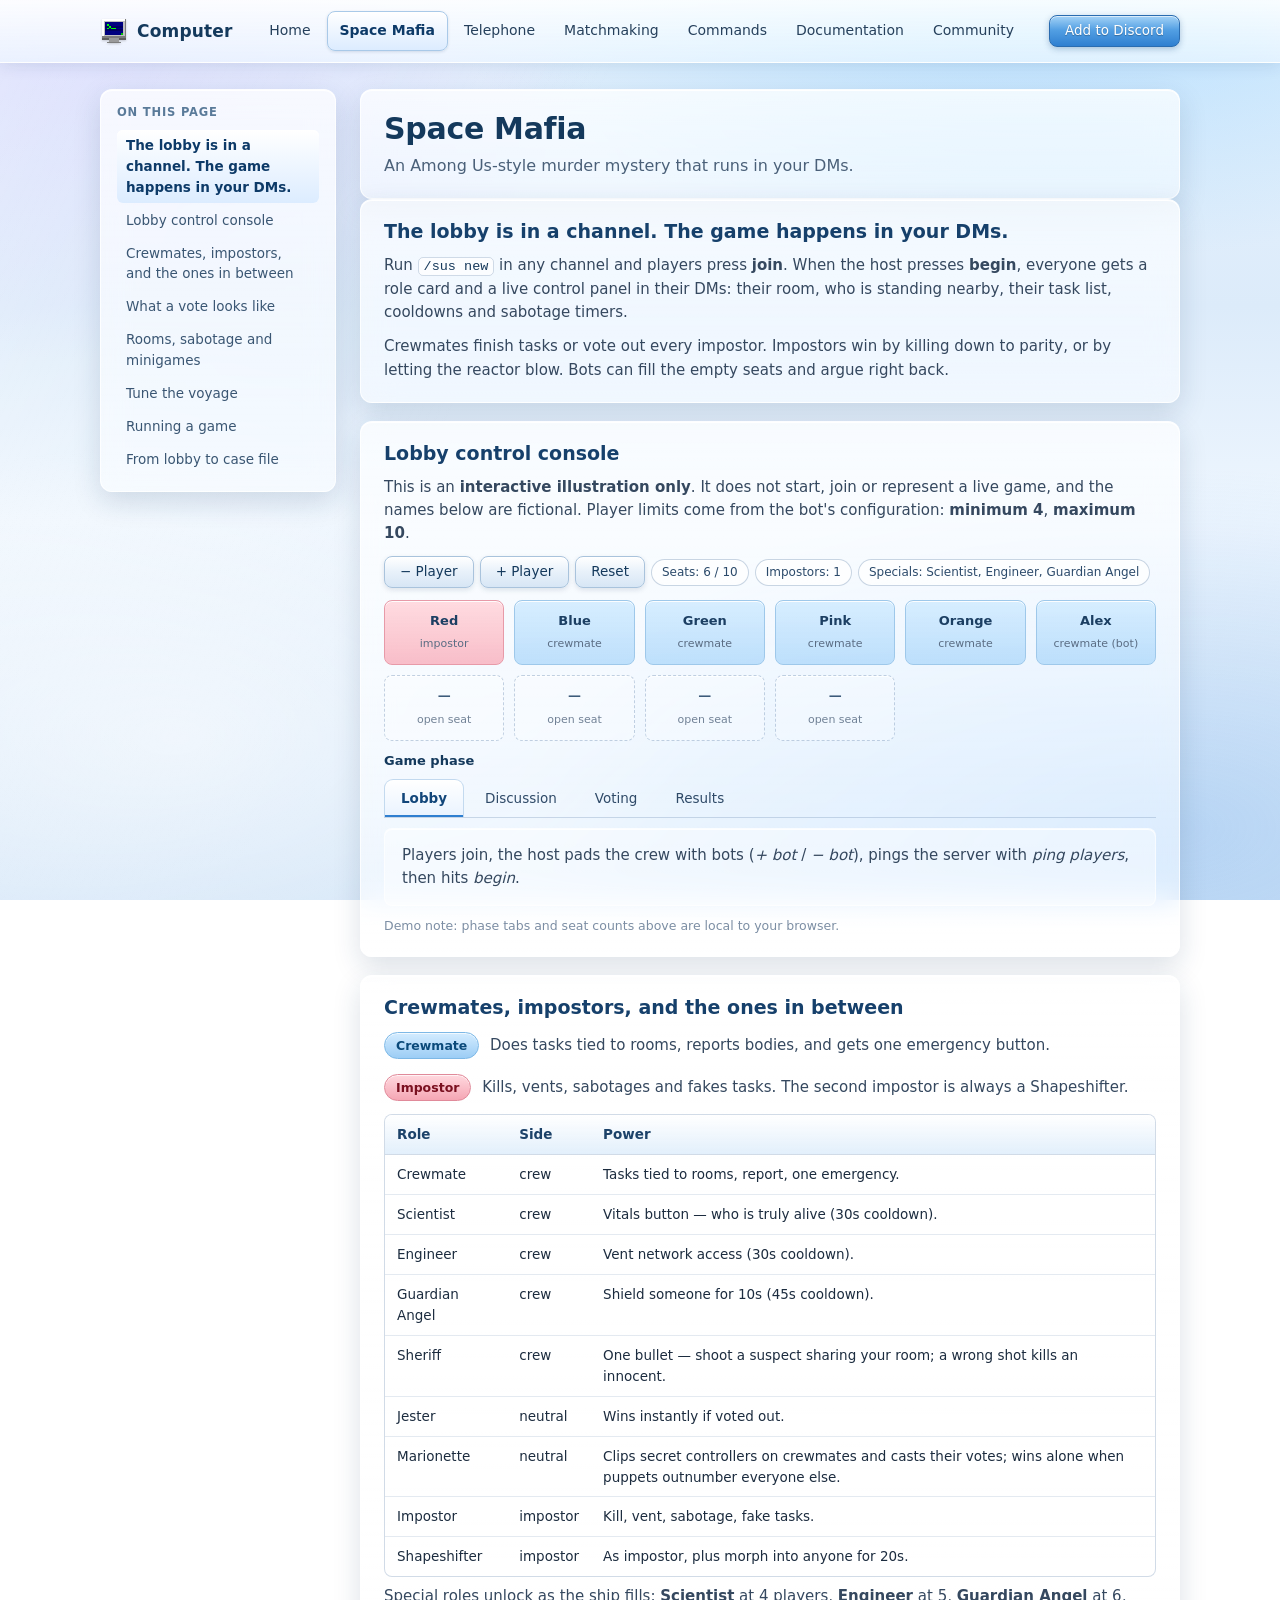
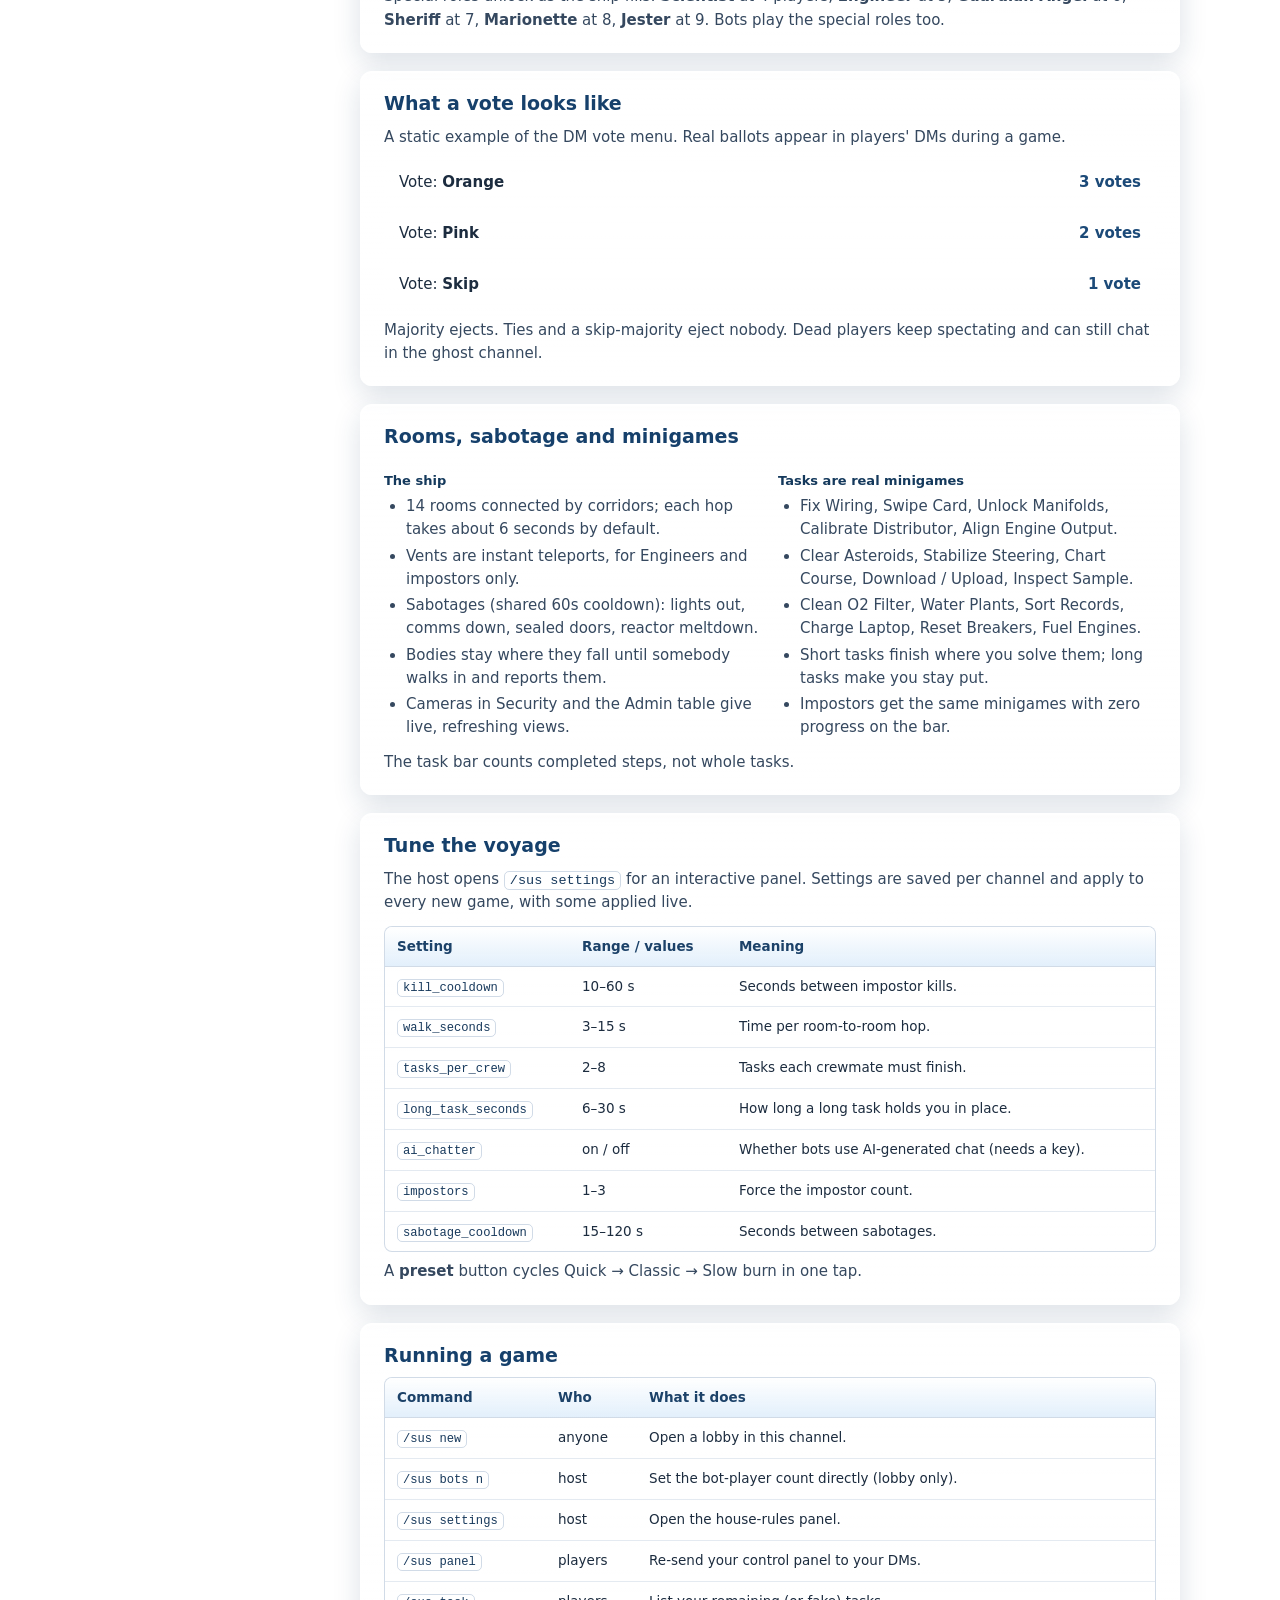
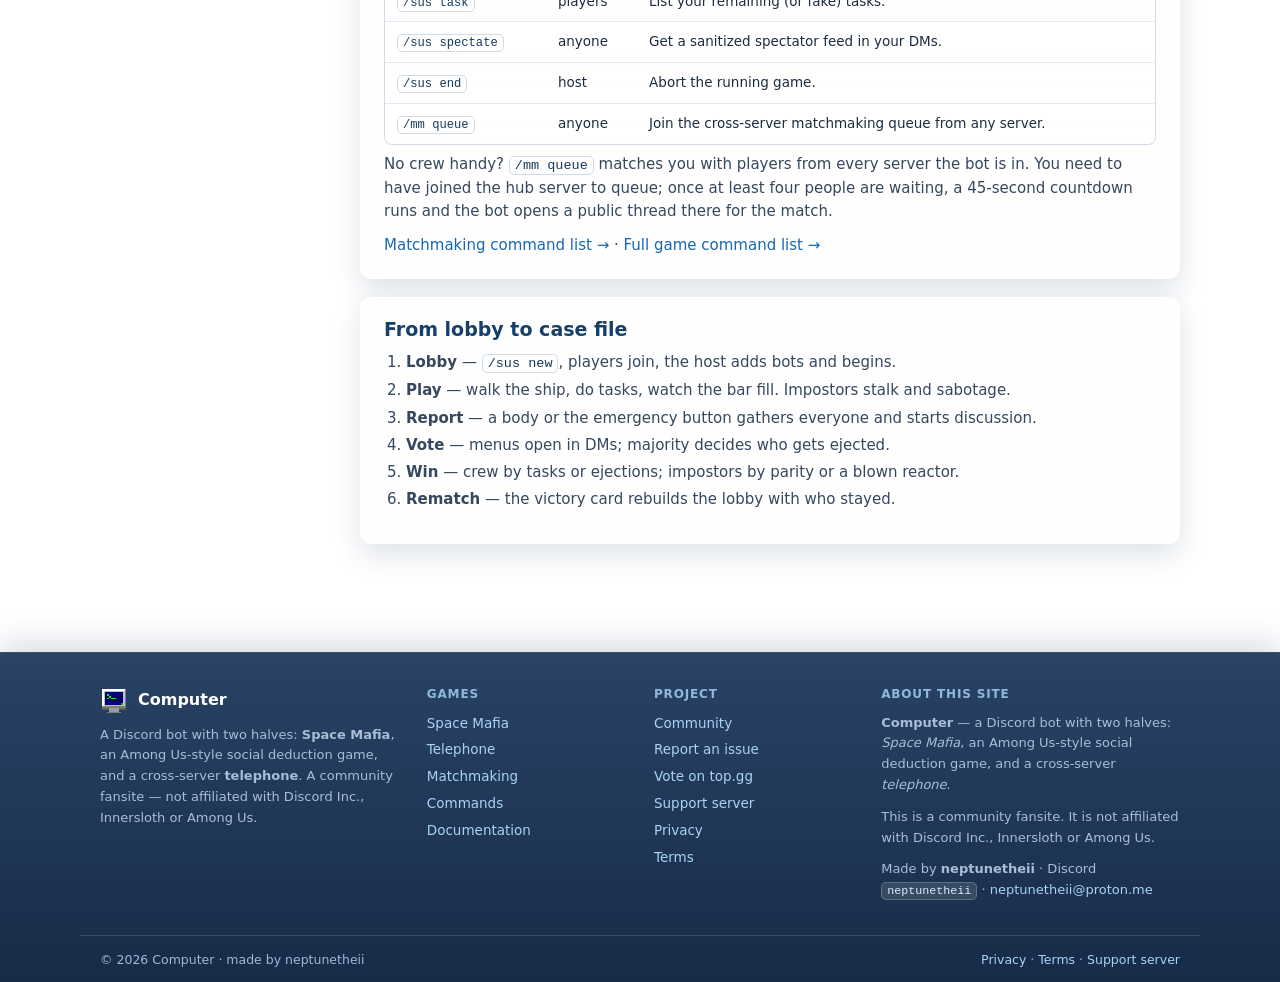
<file: space-mafia.html>
<!DOCTYPE html>
<html lang="en">
<head>
  <meta charset="utf-8">
  <meta name="viewport" content="width=device-width, initial-scale=1">
  <title>Space Mafia — Computer</title>
  <meta name="description" content="Space Mafia is an Among Us-style social deduction game for Discord, run by the Computer bot: impostors, crewmates, discussion rounds, voting and configurable house rules.">
  <link rel="icon" href="assets/img/favicon.svg" type="image/svg+xml">
  <link rel="stylesheet" href="assets/css/aero.css">
</head>
<body>
<a class="skip-link" href="#main">Skip to content</a>
<div class="aero-bg" aria-hidden="true"></div>

<header class="site-header">
  <div class="wrap">
    <a class="brand" href="index.html">
      <img src="assets/img/logo.svg" alt="" width="28" height="28">
      <span class="brand-name">Computer</span>
    </a>
    <nav class="site-nav" id="site-nav" aria-label="Primary">
      <a class="nav-link" href="index.html"><span>Home</span></a>
      <a class="nav-link is-current" href="space-mafia.html" aria-current="page"><span>Space Mafia</span></a>
      <a class="nav-link" href="telephone.html"><span>Telephone</span></a>
      <a class="nav-link" href="matchmaking.html"><span>Matchmaking</span></a>
      <a class="nav-link" href="commands.html"><span>Commands</span></a>
      <a class="nav-link" href="docs.html"><span>Documentation</span></a>
      <a class="nav-link" href="community.html"><span>Community</span></a>
    </nav>
    <div class="header-cta">
      <a class="btn btn-primary" href="https://discord.com/oauth2/authorize?client_id=1532049960693006376&permissions=4503599627683904&integration_type=0&scope=bot" rel="noopener">Add to Discord</a>
    </div>
    <button class="nav-toggle" type="button" aria-expanded="false" aria-controls="site-nav" aria-label="Toggle navigation">&#9776;</button>
  </div>
</header>

<main id="main" class="wrap">
  <div class="page-grid has-aside">
    <aside class="page-aside" aria-label="On this page">
      <p class="aside-title">On this page</p>
      <ul class="toc">
        <li><a href="#sm-intro">The lobby is in a channel. The game happens in your DMs.</a></li>
        <li><a href="#sm-lobby">Lobby control console</a></li>
        <li><a href="#sm-roles">Crewmates, impostors, and the ones in between</a></li>
        <li><a href="#sm-vote">What a vote looks like</a></li>
        <li><a href="#sm-ship">Rooms, sabotage and minigames</a></li>
        <li><a href="#sm-rules">Tune the voyage</a></li>
        <li><a href="#sm-cmds">Running a game</a></li>
        <li><a href="#sm-how">From lobby to case file</a></li>
      </ul>
    </aside>
    <article class="page-main">
      <header class="page-head">
        <h1>Space Mafia</h1>
        <p class="page-lead">An Among Us-style murder mystery that runs in your DMs.</p>
      </header>

<section class="section" aria-labelledby="sm-intro">
      <div class="section-body">
        <h2 class="section-title" id="sm-intro">The lobby is in a channel. The game happens in your DMs.</h2>
        <p class="panel-copy">
          Run <code>/sus new</code> in any channel and players press <strong>join</strong>. When the host
          presses <strong>begin</strong>, everyone gets a role card and a live control panel in their DMs:
          their room, who is standing nearby, their task list, cooldowns and sabotage timers.
        </p>
        <p class="panel-copy">
          Crewmates finish tasks or vote out every impostor. Impostors win by killing down to parity, or by
          letting the reactor blow. Bots can fill the empty seats and argue right back.
        </p>
      </div>
    </section>

    <!-- ============================ lobby demo ============================ -->
    <section class="section" aria-labelledby="sm-lobby">
      <div class="section-body">
        <h2 class="section-title" id="sm-lobby">Lobby control console</h2>
        <p class="panel-copy">
          This is an <strong>interactive illustration only</strong>. It does not start, join or represent a
          live game, and the names below are fictional. Player limits come from the bot's configuration:
          <strong>minimum 4</strong>, <strong>maximum 10</strong>.
        </p>

        <div class="field-row" style="flex-wrap:wrap;gap:6px;margin-bottom:8px">
          <button class="btn" id="slot-minus" type="button">&minus; Player</button>
          <button class="btn" id="slot-plus" type="button">+ Player</button>
          <button class="btn" id="slot-reset" type="button">Reset</button>
          <span class="tag">Seats: <span id="slot-count">6 / 10</span></span>
          <span class="tag">Impostors: <span id="slot-impostors">1</span></span>
          <span class="tag">Specials: <span id="slot-specials">Guardian Angel</span></span>
        </div>

        <div class="slots" id="slot-grid" role="list" aria-label="Simulated lobby seats"></div>

        <h3 style="margin:10px 0 4px;font-size:13px">Game phase</h3>
        <menu role="tablist" class="phase-tabs" data-tabs>
          <li role="tab" aria-selected="true" aria-controls="phase-lobby" tabindex="0"><a href="#phase-lobby">Lobby</a></li>
          <li role="tab" aria-selected="false" aria-controls="phase-disc" tabindex="-1"><a href="#phase-disc">Discussion</a></li>
          <li role="tab" aria-selected="false" aria-controls="phase-vote" tabindex="-1"><a href="#phase-vote">Voting</a></li>
          <li role="tab" aria-selected="false" aria-controls="phase-res" tabindex="-1"><a href="#phase-res">Results</a></li>
        </menu>
        <div class="group" role="tabpanel" id="phase-lobby" aria-label="Lobby phase">
          <div class="section-body">
            <p class="panel-copy">Players join, the host pads the crew with bots (<em>+ bot</em> / <em>&minus; bot</em>), pings the server with <em>ping players</em>, then hits <em>begin</em>.</p>
          </div>
        </div>
        <div class="group" role="tabpanel" id="phase-disc" aria-label="Discussion phase" hidden>
          <div class="section-body">
            <p class="panel-copy">A body is reported or the emergency button is hit. Everyone gathers in the cafeteria; chat lines relay into every living player's DMs while the discussion timer runs.</p>
          </div>
        </div>
        <div class="group" role="tabpanel" id="phase-vote" aria-label="Voting phase" hidden>
          <div class="section-body">
            <p class="panel-copy">Vote menus slide into living players' DMs. Majority ejects; ties and skip-majority eject nobody. Then it is back to tasks.</p>
          </div>
        </div>
        <div class="group" role="tabpanel" id="phase-res" aria-label="Results phase" hidden>
          <div class="section-body">
            <p class="panel-copy">A victory card posts in the channel with the full case file: role reveal, kill timeline, kill-cam reel and voting record. One button starts a rematch.</p>
          </div>
        </div>
        <p class="phase-note">Demo note: phase tabs and seat counts above are local to your browser.</p>
      </div>
    </section>

    <!-- ============================== roles ============================== -->
    <section class="section" aria-labelledby="sm-roles">
      <div class="section-body">
        <h2 class="section-title" id="sm-roles">Crewmates, impostors, and the ones in between</h2>
        <p class="panel-copy">
          <span class="role-chip crew">Crewmate</span>
          Does tasks tied to rooms, reports bodies, and gets one emergency button.
        </p>
        <p class="panel-copy">
          <span class="role-chip imp">Impostor</span>
          Kills, vents, sabotages and fakes tasks. The second impostor is always a Shapeshifter.
        </p>
        <div class="table-scroll">
          <table class="doc-table">
            <thead>
              <tr><th>Role</th><th>Side</th><th>Power</th></tr>
            </thead>
            <tbody>
              <tr><td>Crewmate</td><td>crew</td><td>Tasks tied to rooms, report, one emergency.</td></tr>
              <tr><td>Scientist</td><td>crew</td><td>Vitals button — who is truly alive (30s cooldown).</td></tr>
              <tr><td>Engineer</td><td>crew</td><td>Vent network access (30s cooldown).</td></tr>
              <tr><td>Guardian Angel</td><td>crew</td><td>Shield someone for 10s (45s cooldown).</td></tr>
              <tr><td>Sheriff</td><td>crew</td><td>One bullet — shoot a suspect sharing your room; a wrong shot kills an innocent.</td></tr>
              <tr><td>Jester</td><td>neutral</td><td>Wins instantly if voted out.</td></tr>
              <tr><td>Marionette</td><td>neutral</td><td>Clips secret controllers on crewmates and casts their votes; wins alone when puppets outnumber everyone else.</td></tr>
              <tr><td>Impostor</td><td>impostor</td><td>Kill, vent, sabotage, fake tasks.</td></tr>
              <tr><td>Shapeshifter</td><td>impostor</td><td>As impostor, plus morph into anyone for 20s.</td></tr>
            </tbody>
          </table>
        </div>
        <p class="panel-copy" style="margin-top:8px">
          Special roles unlock as the ship fills: <strong>Scientist</strong> at 4 players, <strong>Engineer</strong> at 5,
          <strong>Guardian Angel</strong> at 6, <strong>Sheriff</strong> at 7, <strong>Marionette</strong> at 8,
          <strong>Jester</strong> at 9. Bots play the special roles too.
        </p>
      </div>
    </section>

    <!-- ============================== voting ============================= -->
    <section class="section" aria-labelledby="sm-vote">
      <div class="section-body">
        <h2 class="section-title" id="sm-vote">What a vote looks like</h2>
        <p class="panel-copy">A static example of the DM vote menu. Real ballots appear in players' DMs during a game.</p>
        <div class="vote-box" role="table" aria-label="Example vote tally">
          <div class="vote-item" role="row"><span role="cell">Vote: <strong>Orange</strong></span><span class="tally" role="cell">3 votes</span></div>
          <div class="vote-item" role="row"><span role="cell">Vote: <strong>Pink</strong></span><span class="tally" role="cell">2 votes</span></div>
          <div class="vote-item" role="row"><span role="cell">Vote: <strong>Skip</strong></span><span class="tally" role="cell">1 vote</span></div>
        </div>
        <p class="panel-copy" style="margin-top:8px">
          Majority ejects. Ties and a skip-majority eject nobody. Dead players keep spectating and can still
          chat in the ghost channel.
        </p>
      </div>
    </section>

    <!-- =========================== ship + tasks ========================= -->
    <section class="section" aria-labelledby="sm-ship">
      <div class="section-body">
        <h2 class="section-title" id="sm-ship">Rooms, sabotage and minigames</h2>
        <div class="grid-2">
          <div>
            <h3 style="font-size:13px">The ship</h3>
            <ul class="tight">
              <li>14 rooms connected by corridors; each hop takes about 6 seconds by default.</li>
              <li>Vents are instant teleports, for Engineers and impostors only.</li>
              <li>Sabotages (shared 60s cooldown): lights out, comms down, sealed doors, reactor meltdown.</li>
              <li>Bodies stay where they fall until somebody walks in and reports them.</li>
              <li>Cameras in Security and the Admin table give live, refreshing views.</li>
            </ul>
          </div>
          <div>
            <h3 style="font-size:13px">Tasks are real minigames</h3>
            <ul class="tight">
              <li>Fix Wiring, Swipe Card, Unlock Manifolds, Calibrate Distributor, Align Engine Output.</li>
              <li>Clear Asteroids, Stabilize Steering, Chart Course, Download / Upload, Inspect Sample.</li>
              <li>Clean O2 Filter, Water Plants, Sort Records, Charge Laptop, Reset Breakers, Fuel Engines.</li>
              <li>Short tasks finish where you solve them; long tasks make you stay put.</li>
              <li>Impostors get the same minigames with zero progress on the bar.</li>
            </ul>
          </div>
        </div>
        <p class="panel-copy">The task bar counts completed steps, not whole tasks.</p>
      </div>
    </section>

    <!-- ========================== house rules ========================== -->
    <section class="section" aria-labelledby="sm-rules">
      <div class="section-body">
        <h2 class="section-title" id="sm-rules">Tune the voyage</h2>
        <p class="panel-copy">The host opens <code>/sus settings</code> for an interactive panel. Settings are saved per channel and apply to every new game, with some applied live.</p>
        <div class="table-scroll">
          <table class="doc-table">
            <thead><tr><th>Setting</th><th>Range / values</th><th>Meaning</th></tr></thead>
            <tbody>
              <tr><td><code>kill_cooldown</code></td><td>10&ndash;60 s</td><td>Seconds between impostor kills.</td></tr>
              <tr><td><code>walk_seconds</code></td><td>3&ndash;15 s</td><td>Time per room-to-room hop.</td></tr>
              <tr><td><code>tasks_per_crew</code></td><td>2&ndash;8</td><td>Tasks each crewmate must finish.</td></tr>
              <tr><td><code>long_task_seconds</code></td><td>6&ndash;30 s</td><td>How long a long task holds you in place.</td></tr>
              <tr><td><code>ai_chatter</code></td><td>on / off</td><td>Whether bots use AI-generated chat (needs a key).</td></tr>
              <tr><td><code>impostors</code></td><td>1&ndash;3</td><td>Force the impostor count.</td></tr>
              <tr><td><code>sabotage_cooldown</code></td><td>15&ndash;120 s</td><td>Seconds between sabotages.</td></tr>
            </tbody>
          </table>
        </div>
        <p class="panel-copy" style="margin-top:8px">
          A <strong>preset</strong> button cycles Quick &rarr; Classic &rarr; Slow burn in one tap.
        </p>
      </div>
    </section>

    <!-- ============================ commands =========================== -->
    <section class="section" aria-labelledby="sm-cmds">
      <div class="section-body">
        <h2 class="section-title" id="sm-cmds">Running a game</h2>
        <div class="table-scroll">
          <table class="doc-table">
            <thead><tr><th class="col-cmd">Command</th><th class="col-who">Who</th><th>What it does</th></tr></thead>
            <tbody>
              <tr><td class="col-cmd"><code>/sus new</code></td><td>anyone</td><td>Open a lobby in this channel.</td></tr>
              <tr><td class="col-cmd"><code>/sus bots n</code></td><td>host</td><td>Set the bot-player count directly (lobby only).</td></tr>
              <tr><td class="col-cmd"><code>/sus settings</code></td><td>host</td><td>Open the house-rules panel.</td></tr>
              <tr><td class="col-cmd"><code>/sus panel</code></td><td>players</td><td>Re-send your control panel to your DMs.</td></tr>
              <tr><td class="col-cmd"><code>/sus task</code></td><td>players</td><td>List your remaining (or fake) tasks.</td></tr>
              <tr><td class="col-cmd"><code>/sus spectate</code></td><td>anyone</td><td>Get a sanitized spectator feed in your DMs.</td></tr>
              <tr><td class="col-cmd"><code>/sus end</code></td><td>host</td><td>Abort the running game.</td></tr>
              <tr><td class="col-cmd"><code>/mm queue</code></td><td>anyone</td><td>Join the cross-server matchmaking queue from any server.</td></tr>
            </tbody>
          </table>
        </div>
        <p class="panel-copy" style="margin-top:8px">
          No crew handy? <code>/mm queue</code> matches you with players from every server the bot is in. You need
          to have joined the hub server to queue; once at least four people are waiting, a 45-second countdown runs
          and the bot opens a public thread there for the match.
        </p>
        <p class="panel-copy"><a href="commands.html#matchmaking">Matchmaking command list &rarr;</a> &middot;
        <a href="commands.html#space-mafia">Full game command list &rarr;</a></p>
      </div>
    </section>

    <!-- ============================== how ============================== -->
    <section class="section" aria-labelledby="sm-how">
      <div class="section-body">
        <h2 class="section-title" id="sm-how">From lobby to case file</h2>
        <ol>
          <li><strong>Lobby</strong> — <code>/sus new</code>, players join, the host adds bots and begins.</li>
          <li><strong>Play</strong> — walk the ship, do tasks, watch the bar fill. Impostors stalk and sabotage.</li>
          <li><strong>Report</strong> — a body or the emergency button gathers everyone and starts discussion.</li>
          <li><strong>Vote</strong> — menus open in DMs; majority decides who gets ejected.</li>
          <li><strong>Win</strong> — crew by tasks or ejections; impostors by parity or a blown reactor.</li>
          <li><strong>Rematch</strong> — the victory card rebuilds the lobby with who stayed.</li>
        </ol>
      </div>
    </section>
    </article>
  </div>
</main>

<footer class="site-footer">
  <div class="wrap footer-grid">
    <div class="f-col">
      <div class="f-brand"><img src="assets/img/logo.svg" alt=""><b>Computer</b></div>
      <p class="f-blurb">A Discord bot with two halves: <strong>Space&nbsp;Mafia</strong>, an
      Among&nbsp;Us-style social deduction game, and a cross-server <strong>telephone</strong>.
      A community fansite &mdash; not affiliated with Discord&nbsp;Inc., Innersloth or Among&nbsp;Us.</p>
    </div>
    <nav class="f-col" aria-label="Games">
      <h4>Games</h4>
      <ul>
        <li><a href="space-mafia.html">Space Mafia</a></li>
        <li><a href="telephone.html">Telephone</a></li>
        <li><a href="matchmaking.html">Matchmaking</a></li>
        <li><a href="commands.html">Commands</a></li>
        <li><a href="docs.html">Documentation</a></li>
      </ul>
    </nav>
    <nav class="f-col" aria-label="Project">
      <h4>Project</h4>
      <ul>
        <li><a href="community.html">Community</a></li>
        <li><a href="https://github.com/notmicrosoft2000-cmd/computer/issues" rel="noopener">Report an issue</a></li>
        <li><a href="https://top.gg/bot/1532049960693006376" rel="noopener">Vote on top.gg</a></li>
        <li><a href="https://discord.gg/3ew2nxAjbC" rel="noopener">Support server</a></li>
        <li><a href="privacy.html">Privacy</a></li>
        <li><a href="terms.html">Terms</a></li>
      </ul>
    </nav>
    <div class="f-col" id="about">
      <h4>About this site</h4>
      <p><strong>Computer</strong> &mdash; a Discord bot with two halves: <em>Space Mafia</em>,
      an Among&nbsp;Us-style social deduction game, and a cross-server <em>telephone</em>.</p>
      <p>This is a community fansite. It is not affiliated with Discord&nbsp;Inc., Innersloth or Among&nbsp;Us.</p>
      <p>Made by <strong>neptunetheii</strong> &middot; Discord <code>neptunetheii</code> &middot;
      <a href="mailto:neptunetheii@proton.me">neptunetheii@proton.me</a></p>
    </div>
  </div>
  <div class="wrap footer-bottom">
    <p>&copy; <span data-year>2026</span> Computer &middot; made by neptunetheii</p>
    <p><a href="privacy.html">Privacy</a> &middot; <a href="terms.html">Terms</a> &middot;
    <a href="https://discord.gg/3ew2nxAjbC" rel="noopener">Support server</a></p>
  </div>
</footer>

<script src="assets/js/main.js" defer></script>
</body>
</html>
</file>
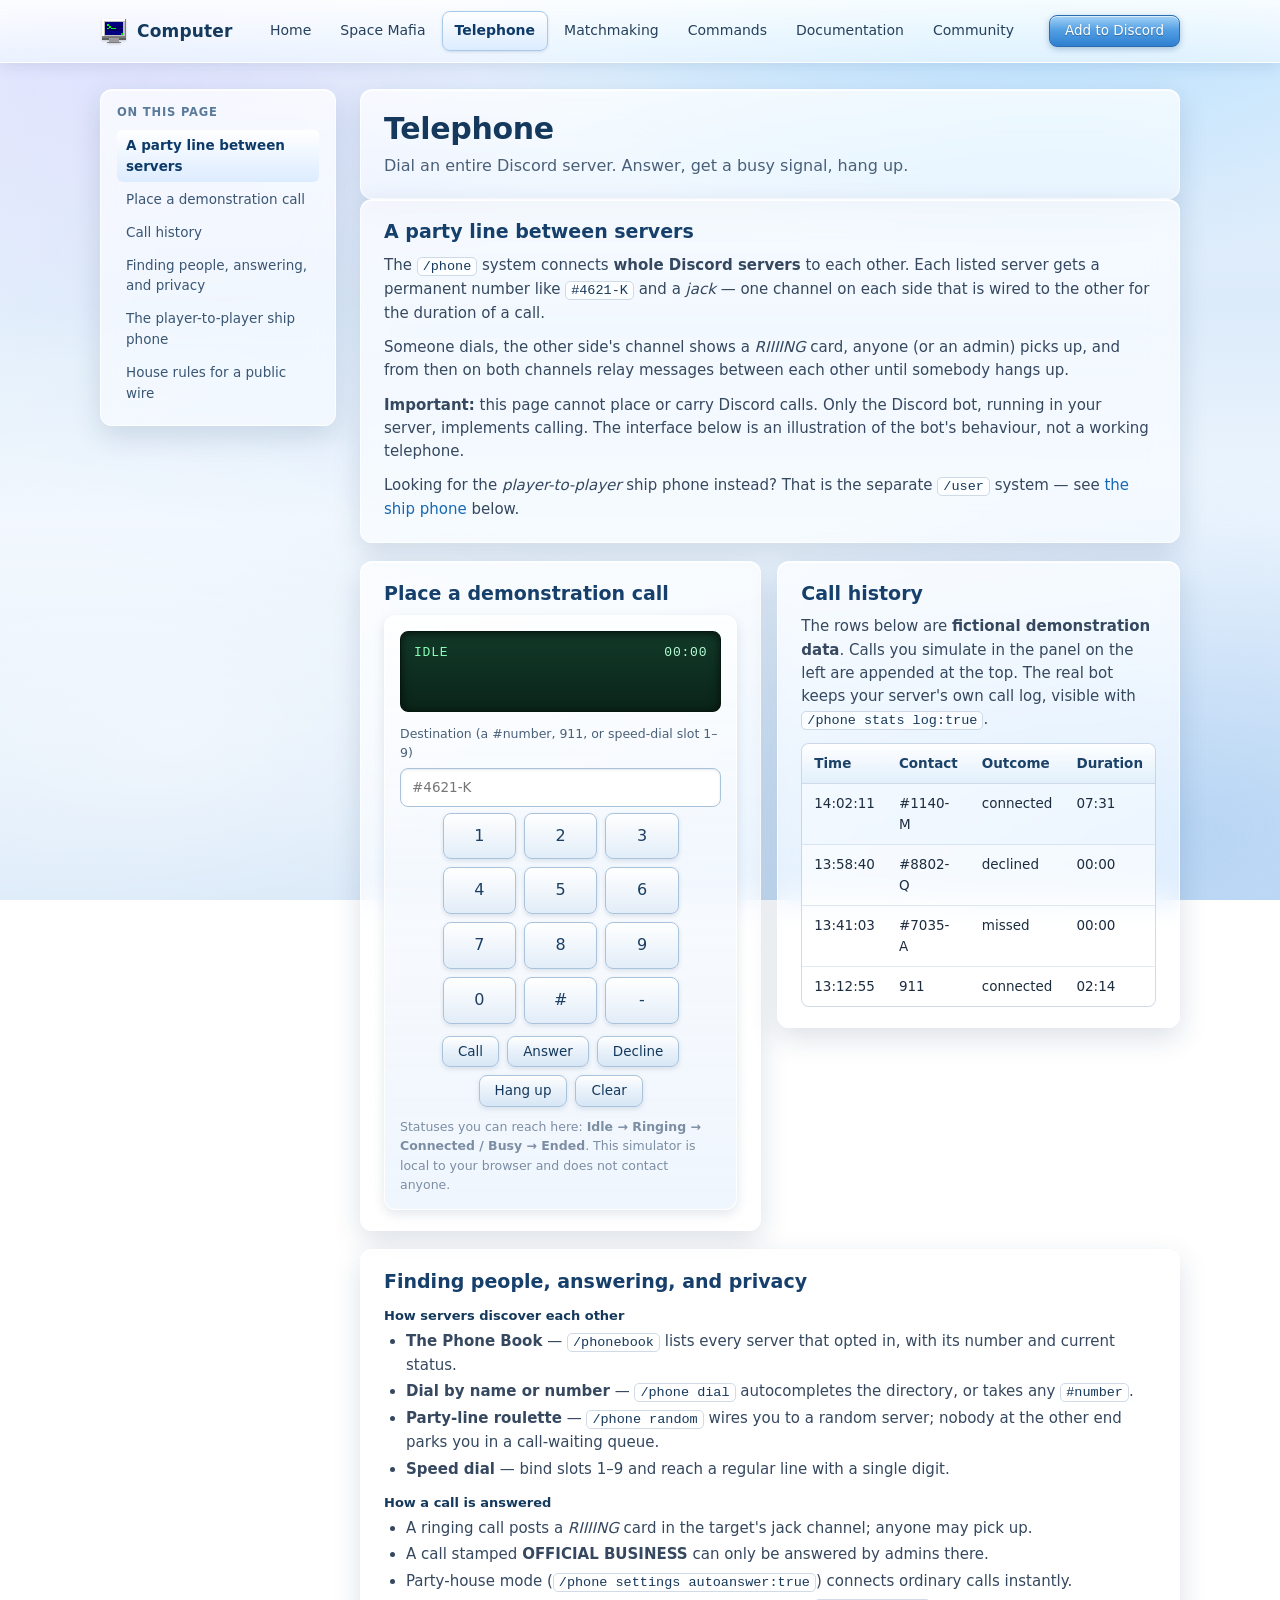
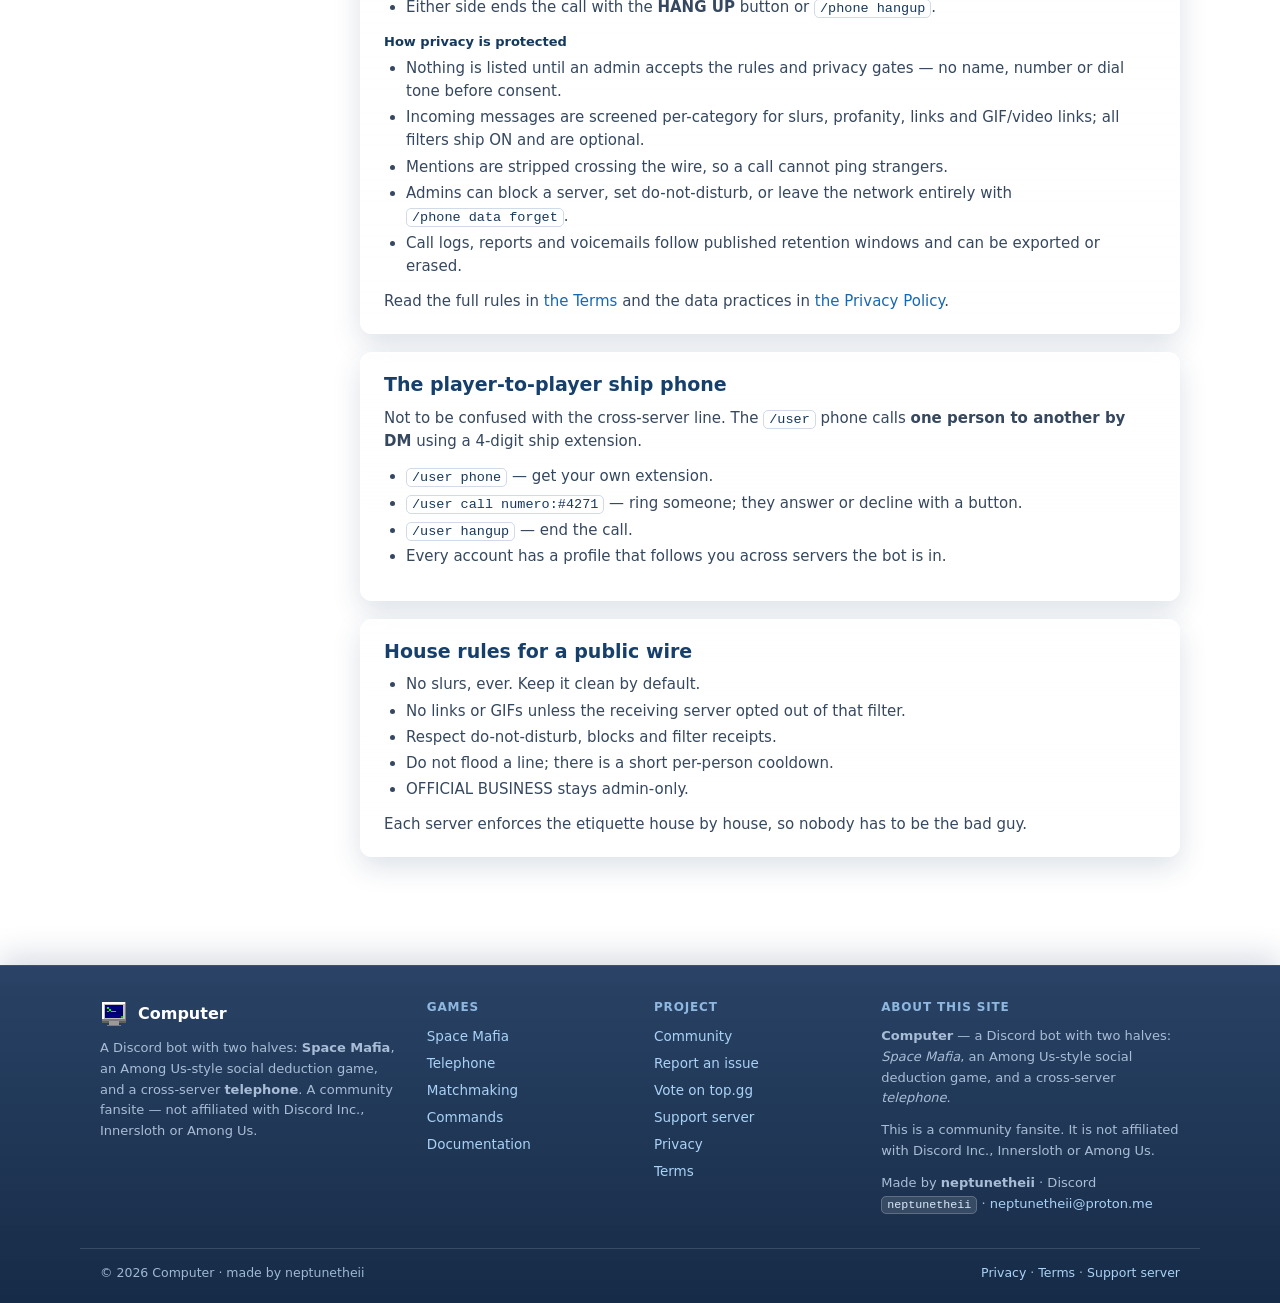
<file: telephone.html>
<!DOCTYPE html>
<html lang="en">
<head>
  <meta charset="utf-8">
  <meta name="viewport" content="width=device-width, initial-scale=1">
  <title>Telephone — Computer</title>
  <meta name="description" content="The Computer bot's cross-server telephone: dial a whole Discord server, ring a party line, leave voicemail and hang up — with consent, filters and data rights built in.">
  <link rel="icon" href="assets/img/favicon.svg" type="image/svg+xml">
  <link rel="stylesheet" href="assets/css/aero.css">
</head>
<body>
<a class="skip-link" href="#main">Skip to content</a>
<div class="aero-bg" aria-hidden="true"></div>

<header class="site-header">
  <div class="wrap">
    <a class="brand" href="index.html">
      <img src="assets/img/logo.svg" alt="" width="28" height="28">
      <span class="brand-name">Computer</span>
    </a>
    <nav class="site-nav" id="site-nav" aria-label="Primary">
      <a class="nav-link" href="index.html"><span>Home</span></a>
      <a class="nav-link" href="space-mafia.html"><span>Space Mafia</span></a>
      <a class="nav-link is-current" href="telephone.html" aria-current="page"><span>Telephone</span></a>
      <a class="nav-link" href="matchmaking.html"><span>Matchmaking</span></a>
      <a class="nav-link" href="commands.html"><span>Commands</span></a>
      <a class="nav-link" href="docs.html"><span>Documentation</span></a>
      <a class="nav-link" href="community.html"><span>Community</span></a>
    </nav>
    <div class="header-cta">
      <a class="btn btn-primary" href="https://discord.com/oauth2/authorize?client_id=1532049960693006376&permissions=4503599627683904&integration_type=0&scope=bot" rel="noopener">Add to Discord</a>
    </div>
    <button class="nav-toggle" type="button" aria-expanded="false" aria-controls="site-nav" aria-label="Toggle navigation">&#9776;</button>
  </div>
</header>

<main id="main" class="wrap">
  <div class="page-grid has-aside">
    <aside class="page-aside" aria-label="On this page">
      <p class="aside-title">On this page</p>
      <ul class="toc">
        <li><a href="#tel-intro">A party line between servers</a></li>
        <li><a href="#tel-demo">Place a demonstration call</a></li>
        <li><a href="#tel-logh">Call history</a></li>
        <li><a href="#tel-how">Finding people, answering, and privacy</a></li>
        <li><a href="#tel-user">The player-to-player ship phone</a></li>
        <li><a href="#tel-eti">House rules for a public wire</a></li>
      </ul>
    </aside>
    <article class="page-main">
      <header class="page-head">
        <h1>Telephone</h1>
        <p class="page-lead">Dial an entire Discord server. Answer, get a busy signal, hang up.</p>
      </header>

<section class="section" aria-labelledby="tel-intro">
      <div class="section-body">
        <h2 class="section-title" id="tel-intro">A party line between servers</h2>
        <p class="panel-copy">
          The <code>/phone</code> system connects <strong>whole Discord servers</strong> to each other. Each listed
          server gets a permanent number like <code>#4621-K</code> and a <em>jack</em> — one channel on each side
          that is wired to the other for the duration of a call.
        </p>
        <p class="panel-copy">
          Someone dials, the other side's channel shows a <em>RIIIING</em> card, anyone (or an admin) picks up, and
          from then on both channels relay messages between each other until somebody hangs up.
        </p>
        <p class="panel-copy">
          <strong>Important:</strong> this page cannot place or carry Discord calls. Only the Discord bot, running
          in your server, implements calling. The interface below is an illustration of the bot's behaviour, not a
          working telephone.
        </p>
        <p class="panel-copy">
          Looking for the <em>player-to-player</em> ship phone instead? That is the separate
          <code>/user</code> system — see <a href="#user-phone">the ship phone</a> below.
        </p>
      </div>
    </section>

    <!-- =========================== phone demo =========================== -->
    <section class="section" aria-label="Telephone demonstration">
      <div class="grid-2">

        <div class="phone-card" id="phone-card" aria-labelledby="tel-demo">
          <div class="section-body">
            <h2 class="section-title" id="tel-demo">Place a demonstration call</h2>
            <div class="phone">
              <div class="lcd" role="status" aria-live="polite">
                <div class="lcd-status"><span id="phone-status">Idle</span><span class="lcd-timer" id="phone-timer">00:00</span></div>
                <div class="lcd-dest" id="phone-dest-display">&nbsp;</div>
              </div>

              <div class="field-row-stacked" style="margin-bottom:6px">
                <label for="phone-dest">Destination (a #number, 911, or speed-dial slot 1&ndash;9)</label>
                <input id="phone-dest" type="text" inputmode="text" autocomplete="off" placeholder="#4621-K" aria-describedby="phone-error">
              </div>
              <p id="phone-error" role="alert" hidden style="color:#a00000;font-size:12px;margin:0 0 6px"></p>

              <div class="keypad" role="group" aria-label="Keypad">
                <button type="button" data-key="1">1</button>
                <button type="button" data-key="2">2</button>
                <button type="button" data-key="3">3</button>
                <button type="button" data-key="4">4</button>
                <button type="button" data-key="5">5</button>
                <button type="button" data-key="6">6</button>
                <button type="button" data-key="7">7</button>
                <button type="button" data-key="8">8</button>
                <button type="button" data-key="9">9</button>
                <button type="button" data-key="0">0</button>
                <button type="button" data-key="#">#</button>
                <button type="button" data-key="-">-</button>
              </div>

              <div class="phone-actions">
                <button class="btn" type="button" id="phone-call">Call</button>
                <button class="btn" type="button" id="phone-answer">Answer</button>
                <button class="btn" type="button" id="phone-decline">Decline</button>
                <button class="btn" type="button" id="phone-hangup">Hang up</button>
                <button class="btn" type="button" id="phone-clear">Clear</button>
              </div>

              <p class="phase-note">
                Statuses you can reach here: <strong>Idle &rarr; Ringing &rarr; Connected / Busy &rarr; Ended</strong>.
                This simulator is local to your browser and does not contact anyone.
              </p>
            </div>
          </div>
        </div>

        <div class="phone-card" aria-labelledby="tel-logh">
          <div class="section-body">
            <h2 class="section-title" id="tel-logh">Call history</h2>
            <p class="panel-copy">
              The rows below are <strong>fictional demonstration data</strong>. Calls you simulate in the panel on
              the left are appended at the top. The real bot keeps your server's own call log, visible with
              <code>/phone stats log:true</code>.
            </p>
            <div class="table-scroll">
              <table class="doc-table">
                <thead><tr><th>Time</th><th>Contact</th><th>Outcome</th><th>Duration</th></tr></thead>
                <tbody id="call-log-body">
                  <tr><td>14:02:11</td><td>#1140-M</td><td>connected</td><td>07:31</td></tr>
                  <tr><td>13:58:40</td><td>#8802-Q</td><td>declined</td><td>00:00</td></tr>
                  <tr><td>13:41:03</td><td>#7035-A</td><td>missed</td><td>00:00</td></tr>
                  <tr><td>13:12:55</td><td>911</td><td>connected</td><td>02:14</td></tr>
                </tbody>
              </table>
            </div>
          </div>
        </div>

      </div>
    </section>

    <!-- ============================ how it works ============================ -->
    <section class="section" aria-labelledby="tel-how">
      <div class="section-body">
        <h2 class="section-title" id="tel-how">Finding people, answering, and privacy</h2>

        <h3 style="font-size:13px">How servers discover each other</h3>
        <ul class="tight">
          <li><strong>The Phone Book</strong> — <code>/phonebook</code> lists every server that opted in, with its number and current status.</li>
          <li><strong>Dial by name or number</strong> — <code>/phone dial</code> autocompletes the directory, or takes any <code>#number</code>.</li>
          <li><strong>Party-line roulette</strong> — <code>/phone random</code> wires you to a random server; nobody at the other end parks you in a call-waiting queue.</li>
          <li><strong>Speed dial</strong> — bind slots 1&ndash;9 and reach a regular line with a single digit.</li>
        </ul>

        <h3 style="font-size:13px">How a call is answered</h3>
        <ul class="tight">
          <li>A ringing call posts a <em>RIIIING</em> card in the target's jack channel; anyone may pick up.</li>
          <li>A call stamped <strong>OFFICIAL BUSINESS</strong> can only be answered by admins there.</li>
          <li>Party-house mode (<code>/phone settings autoanswer:true</code>) connects ordinary calls instantly.</li>
          <li>Either side ends the call with the <strong>HANG UP</strong> button or <code>/phone hangup</code>.</li>
        </ul>

        <h3 style="font-size:13px">How privacy is protected</h3>
        <ul class="tight">
          <li>Nothing is listed until an admin accepts the rules and privacy gates — no name, number or dial tone before consent.</li>
          <li>Incoming messages are screened per-category for slurs, profanity, links and GIF/video links; all filters ship ON and are optional.</li>
          <li>Mentions are stripped crossing the wire, so a call cannot ping strangers.</li>
          <li>Admins can block a server, set do-not-disturb, or leave the network entirely with <code>/phone data forget</code>.</li>
          <li>Call logs, reports and voicemails follow published retention windows and can be exported or erased.</li>
        </ul>

        <p class="panel-copy">
          Read the full rules in <a href="terms.html" rel="noopener">the Terms</a>
          and the data practices in <a href="privacy.html" rel="noopener">the Privacy Policy</a>.
        </p>
      </div>
    </section>

    <!-- ============================ ship phone ============================ -->
    <section class="section" id="user-phone" aria-labelledby="tel-user">
      <div class="section-body">
        <h2 class="section-title" id="tel-user">The player-to-player ship phone</h2>
        <p class="panel-copy">
          Not to be confused with the cross-server line. The <code>/user</code> phone calls
          <strong>one person to another by DM</strong> using a 4-digit ship extension.
        </p>
        <ul class="tight">
          <li><code>/user phone</code> — get your own extension.</li>
          <li><code>/user call numero:#4271</code> — ring someone; they answer or decline with a button.</li>
          <li><code>/user hangup</code> — end the call.</li>
          <li>Every account has a profile that follows you across servers the bot is in.</li>
        </ul>
      </div>
    </section>

    <!-- ============================ etiquette ============================ -->
    <section class="section" aria-labelledby="tel-eti">
      <div class="section-body">
        <h2 class="section-title" id="tel-eti">House rules for a public wire</h2>
        <ul class="tight">
          <li>No slurs, ever. Keep it clean by default.</li>
          <li>No links or GIFs unless the receiving server opted out of that filter.</li>
          <li>Respect do-not-disturb, blocks and filter receipts.</li>
          <li>Do not flood a line; there is a short per-person cooldown.</li>
          <li>OFFICIAL BUSINESS stays admin-only.</li>
        </ul>
        <p class="panel-copy">Each server enforces the etiquette house by house, so nobody has to be the bad guy.</p>
      </div>
    </section>
    </article>
  </div>
</main>

<footer class="site-footer">
  <div class="wrap footer-grid">
    <div class="f-col">
      <div class="f-brand"><img src="assets/img/logo.svg" alt=""><b>Computer</b></div>
      <p class="f-blurb">A Discord bot with two halves: <strong>Space&nbsp;Mafia</strong>, an
      Among&nbsp;Us-style social deduction game, and a cross-server <strong>telephone</strong>.
      A community fansite &mdash; not affiliated with Discord&nbsp;Inc., Innersloth or Among&nbsp;Us.</p>
    </div>
    <nav class="f-col" aria-label="Games">
      <h4>Games</h4>
      <ul>
        <li><a href="space-mafia.html">Space Mafia</a></li>
        <li><a href="telephone.html">Telephone</a></li>
        <li><a href="matchmaking.html">Matchmaking</a></li>
        <li><a href="commands.html">Commands</a></li>
        <li><a href="docs.html">Documentation</a></li>
      </ul>
    </nav>
    <nav class="f-col" aria-label="Project">
      <h4>Project</h4>
      <ul>
        <li><a href="community.html">Community</a></li>
        <li><a href="https://github.com/notmicrosoft2000-cmd/computer/issues" rel="noopener">Report an issue</a></li>
        <li><a href="https://top.gg/bot/1532049960693006376" rel="noopener">Vote on top.gg</a></li>
        <li><a href="https://discord.gg/3ew2nxAjbC" rel="noopener">Support server</a></li>
        <li><a href="privacy.html">Privacy</a></li>
        <li><a href="terms.html">Terms</a></li>
      </ul>
    </nav>
    <div class="f-col" id="about">
      <h4>About this site</h4>
      <p><strong>Computer</strong> &mdash; a Discord bot with two halves: <em>Space Mafia</em>,
      an Among&nbsp;Us-style social deduction game, and a cross-server <em>telephone</em>.</p>
      <p>This is a community fansite. It is not affiliated with Discord&nbsp;Inc., Innersloth or Among&nbsp;Us.</p>
      <p>Made by <strong>neptunetheii</strong> &middot; Discord <code>neptunetheii</code> &middot;
      <a href="mailto:neptunetheii@proton.me">neptunetheii@proton.me</a></p>
    </div>
  </div>
  <div class="wrap footer-bottom">
    <p>&copy; <span data-year>2026</span> Computer &middot; made by neptunetheii</p>
    <p><a href="privacy.html">Privacy</a> &middot; <a href="terms.html">Terms</a> &middot;
    <a href="https://discord.gg/3ew2nxAjbC" rel="noopener">Support server</a></p>
  </div>
</footer>

<script src="assets/js/main.js" defer></script>
</body>
</html>
</file>
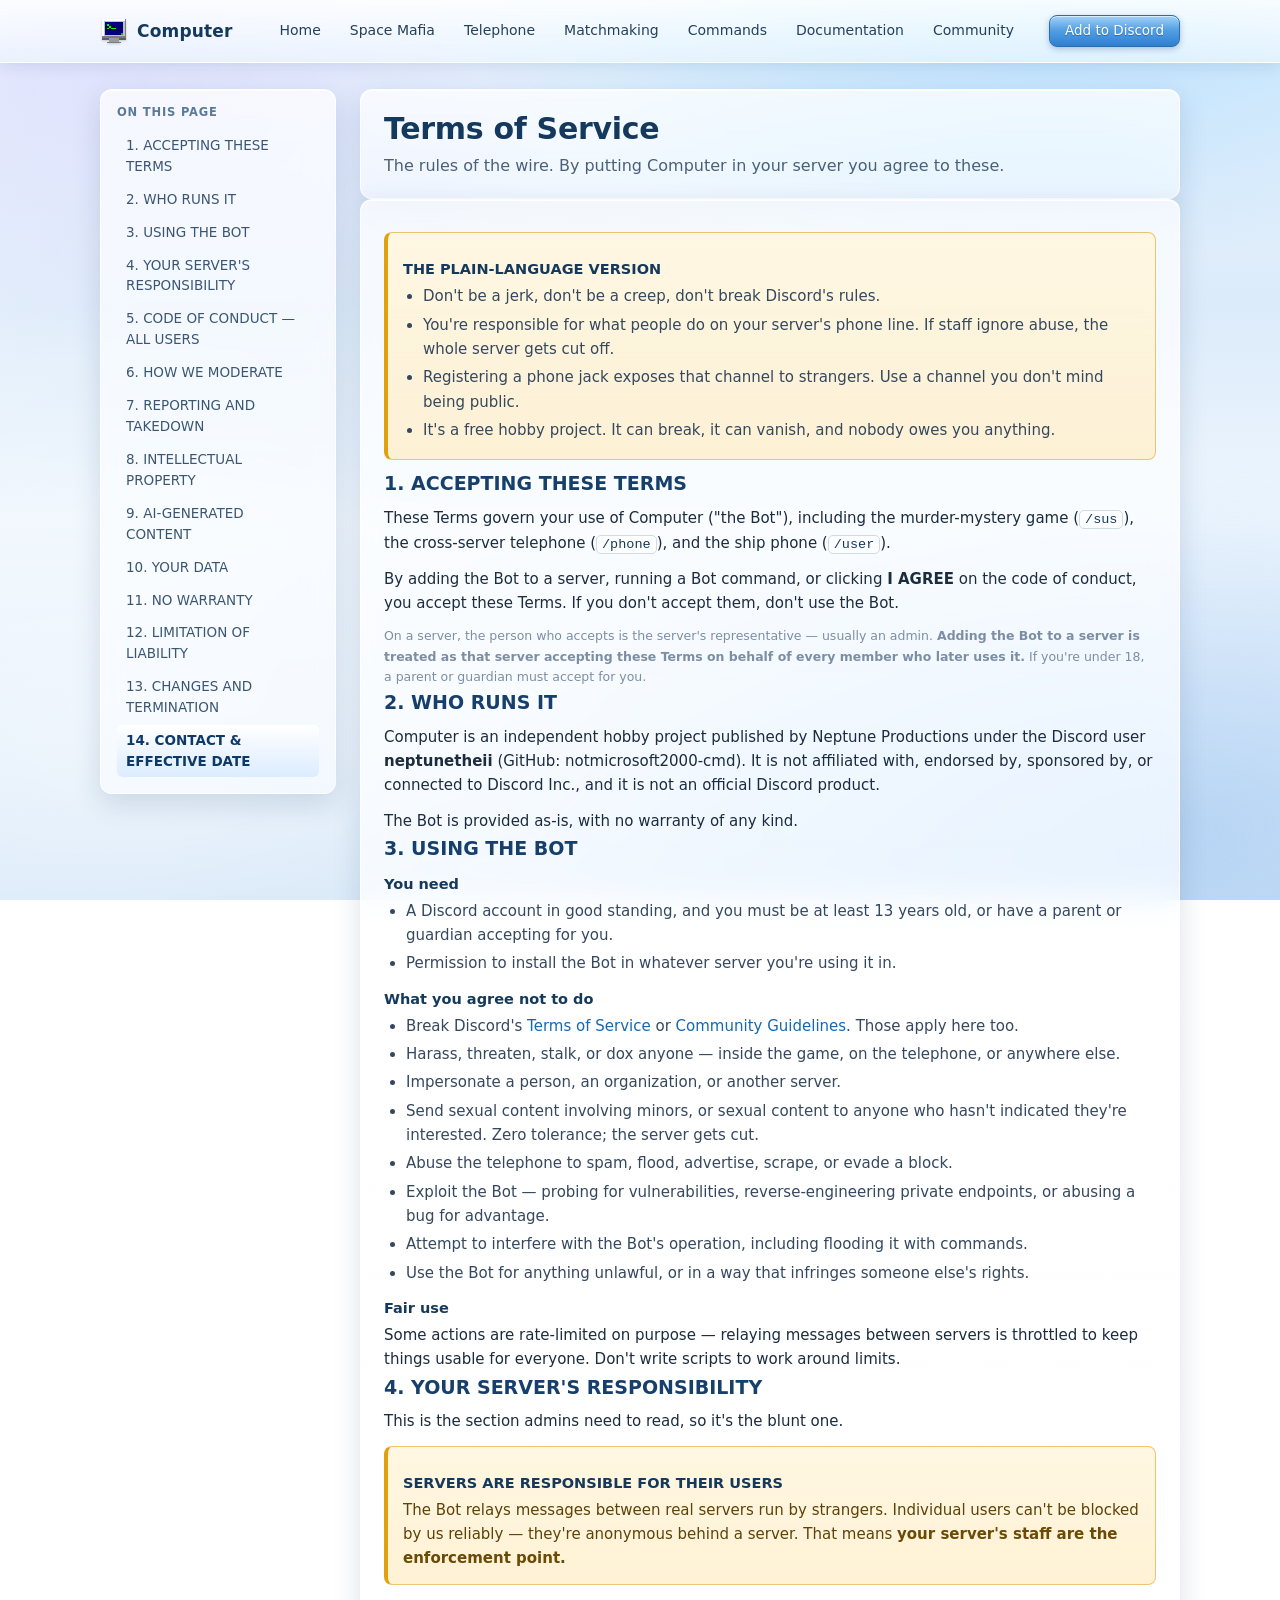
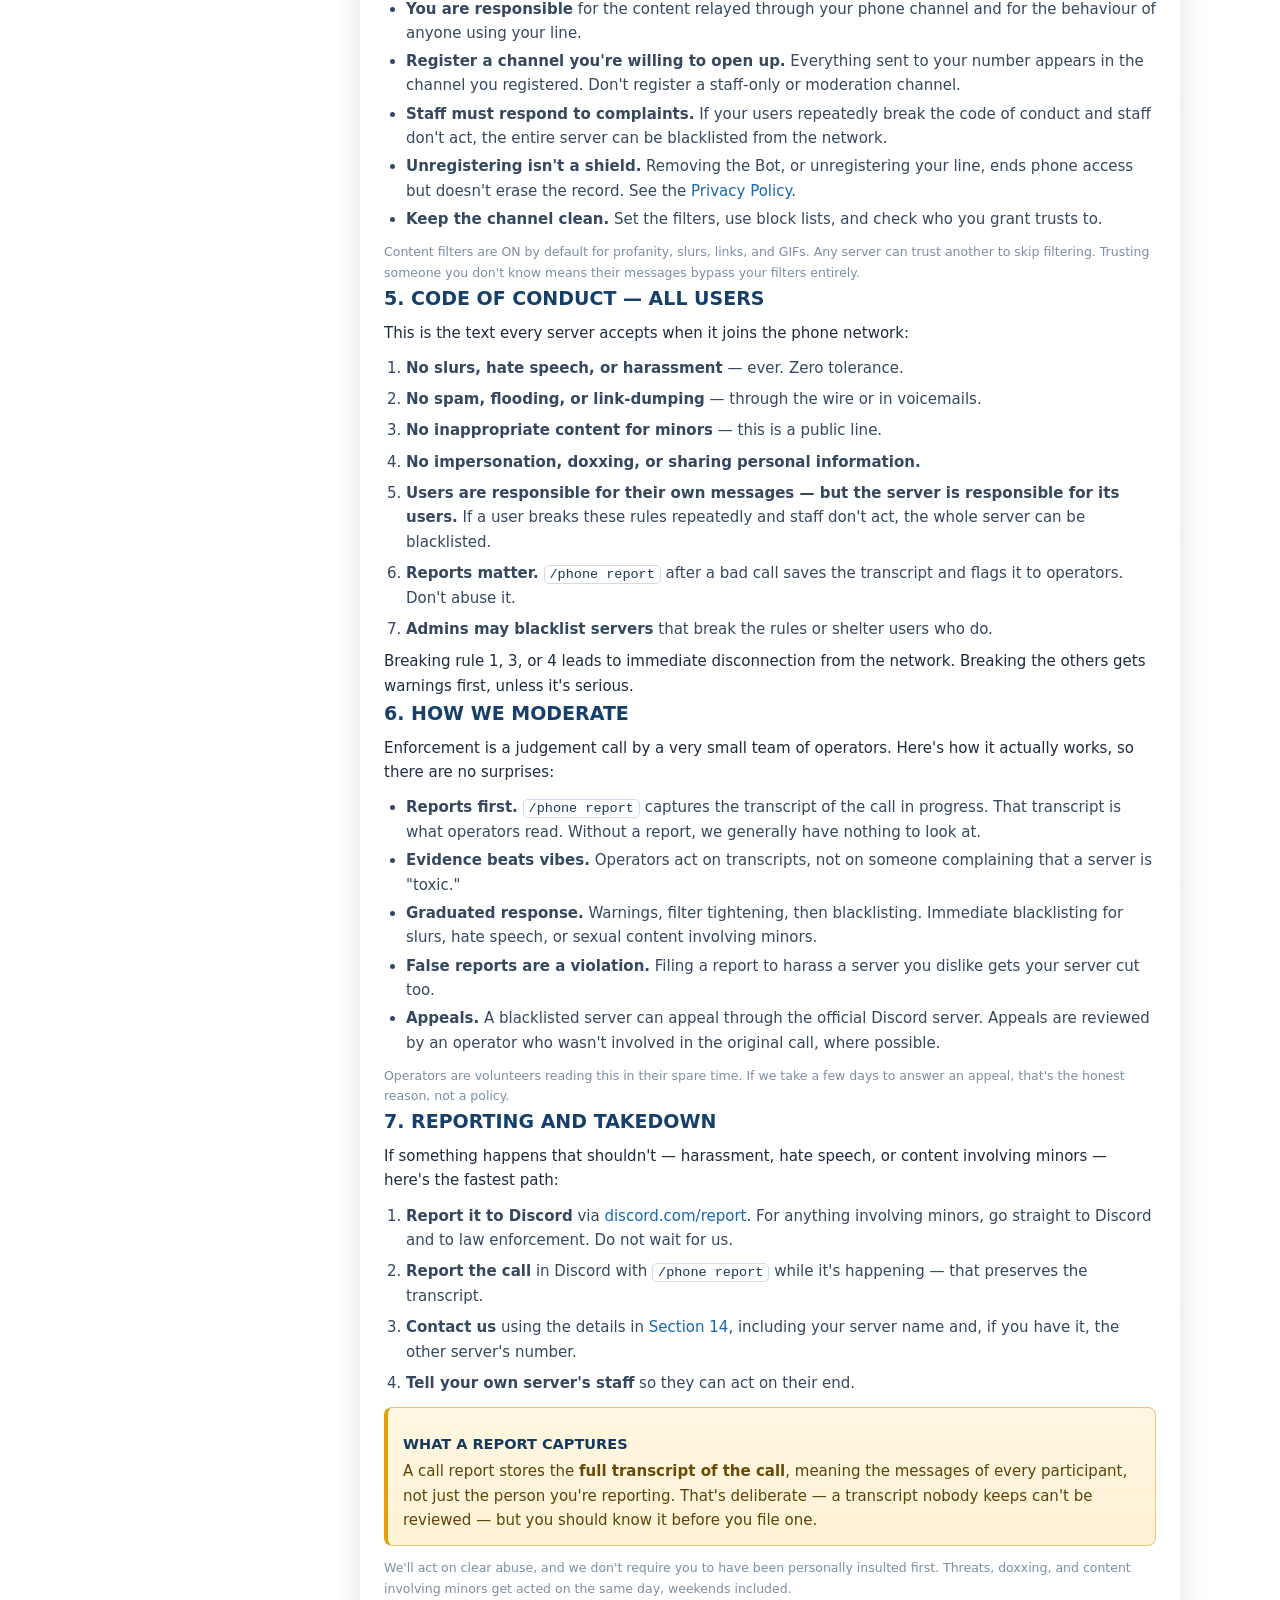
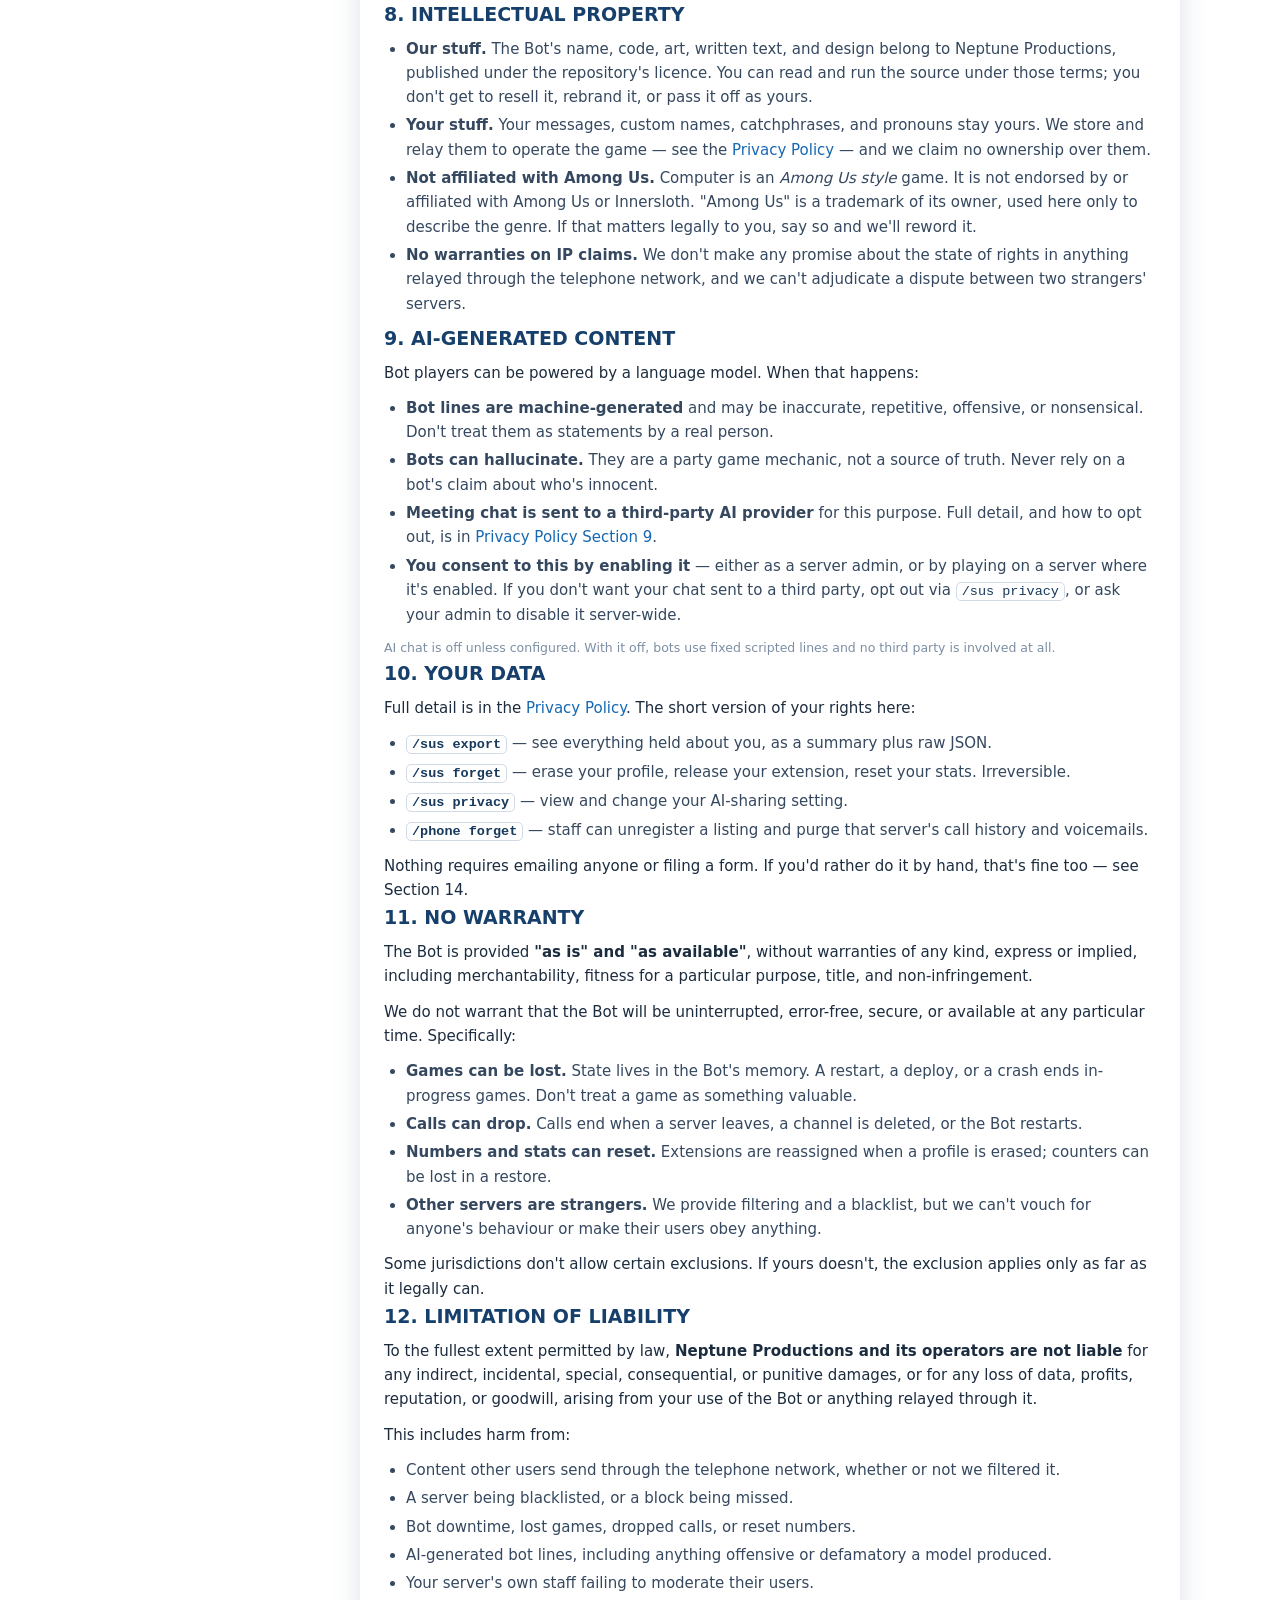
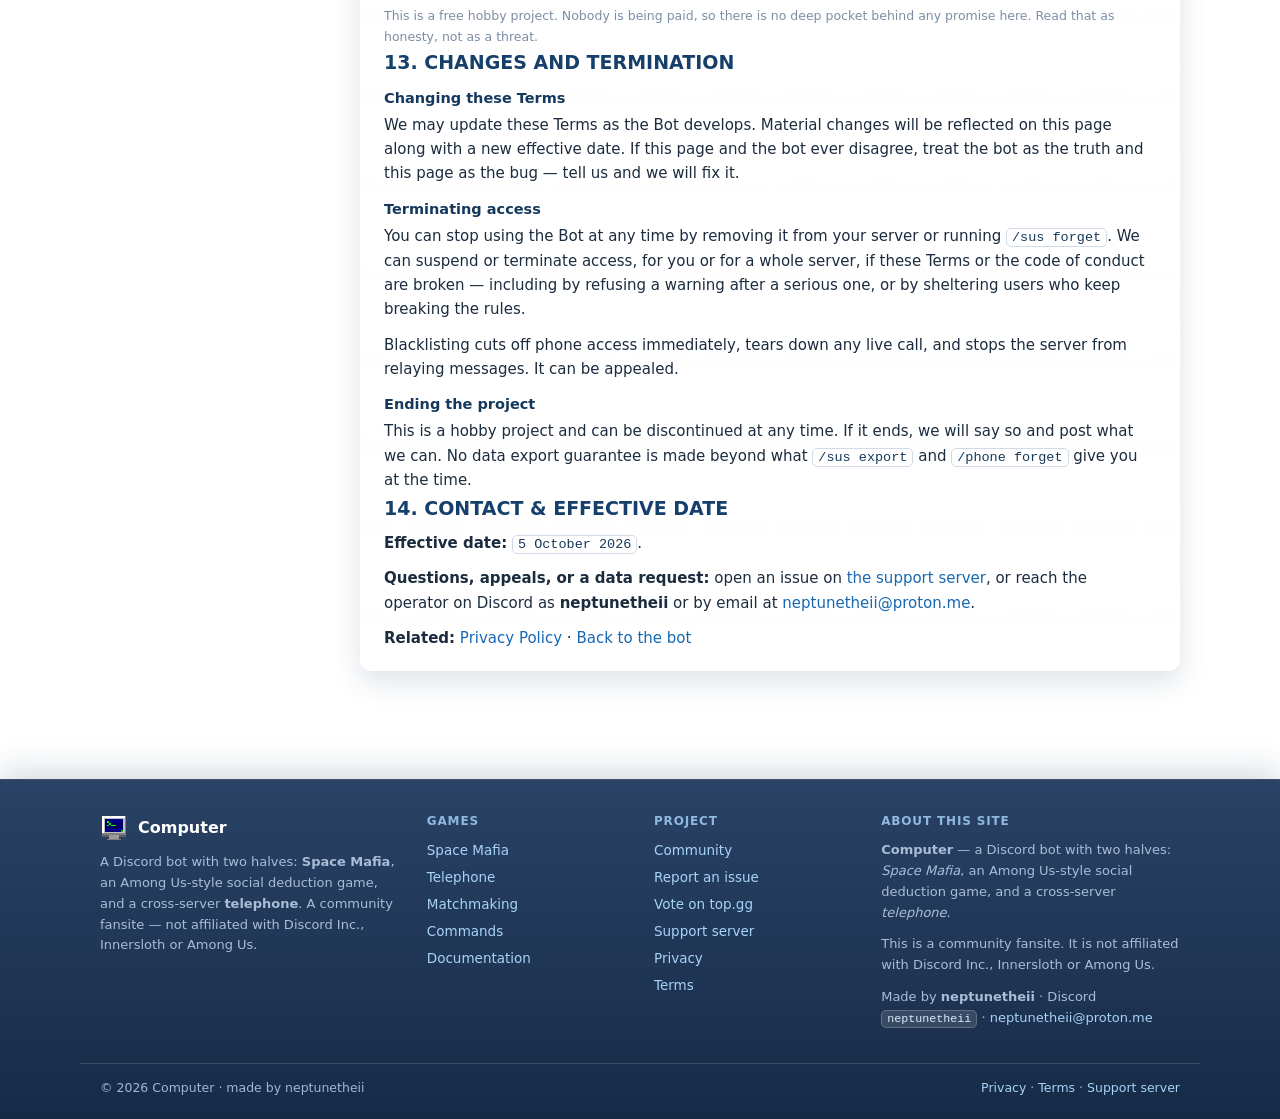
<file: terms.html>
<!DOCTYPE html>
<html lang="en">
<head>
  <meta charset="utf-8">
  <meta name="viewport" content="width=device-width, initial-scale=1">
  <title>Terms of Service — Computer</title>
  <meta name="description" content="The rules of the wire for Computer — the game, the cross-server telephone and the ship phone.">
  <link rel="icon" href="assets/img/favicon.svg" type="image/svg+xml">
  <link rel="stylesheet" href="assets/css/aero.css">
</head>
<body>
<a class="skip-link" href="#main">Skip to content</a>
<div class="aero-bg" aria-hidden="true"></div>

<header class="site-header">
  <div class="wrap">
    <a class="brand" href="index.html">
      <img src="assets/img/logo.svg" alt="" width="28" height="28">
      <span class="brand-name">Computer</span>
    </a>
    <nav class="site-nav" id="site-nav" aria-label="Primary">
      <a class="nav-link" href="index.html"><span>Home</span></a>
      <a class="nav-link" href="space-mafia.html"><span>Space Mafia</span></a>
      <a class="nav-link" href="telephone.html"><span>Telephone</span></a>
      <a class="nav-link" href="matchmaking.html"><span>Matchmaking</span></a>
      <a class="nav-link" href="commands.html"><span>Commands</span></a>
      <a class="nav-link" href="docs.html"><span>Documentation</span></a>
      <a class="nav-link" href="community.html"><span>Community</span></a>
    </nav>
    <div class="header-cta">
      <a class="btn btn-primary" href="https://discord.com/oauth2/authorize?client_id=1532049960693006376&permissions=4503599627683904&integration_type=0&scope=bot" rel="noopener">Add to Discord</a>
    </div>
    <button class="nav-toggle" type="button" aria-expanded="false" aria-controls="site-nav" aria-label="Toggle navigation">&#9776;</button>
  </div>
</header>

<main id="main" class="wrap">
  <div class="page-grid has-aside">
    <aside class="page-aside" aria-label="On this page">
      <p class="aside-title">On this page</p>
      <ul class="toc">
        <li><a href="#accept-title">1. ACCEPTING THESE TERMS</a></li>
        <li><a href="#who-title">2. WHO RUNS IT</a></li>
        <li><a href="#use-title">3. USING THE BOT</a></li>
        <li><a href="#server-title">4. YOUR SERVER'S RESPONSIBILITY</a></li>
        <li><a href="#conduct-title">5. CODE OF CONDUCT — ALL USERS</a></li>
        <li><a href="#moderation-title">6. HOW WE MODERATE</a></li>
        <li><a href="#no-abuse-title">7. REPORTING AND TAKEDOWN</a></li>
        <li><a href="#ip-title">8. INTELLECTUAL PROPERTY</a></li>
        <li><a href="#ai-title">9. AI-GENERATED CONTENT</a></li>
        <li><a href="#data-title">10. YOUR DATA</a></li>
        <li><a href="#no-warranty-title">11. NO WARRANTY</a></li>
        <li><a href="#liability-title">12. LIMITATION OF LIABILITY</a></li>
        <li><a href="#changes-title">13. CHANGES AND TERMINATION</a></li>
        <li><a href="#contact-title">14. CONTACT &amp; EFFECTIVE DATE</a></li>
      </ul>
    </aside>
    <article class="page-main">
      <header class="page-head">
        <h1>Terms of Service</h1>
        <p class="page-lead">The rules of the wire. By putting Computer in your server you agree to these.</p>
      </header>

<section class="section" aria-labelledby="legal-h">
          <div class="section-body legal">
<div class="box warn">
      <h3>THE PLAIN-LANGUAGE VERSION</h3>
      <ul style="margin:0; padding-left:20px">
        <li>Don't be a jerk, don't be a creep, don't break Discord's rules.</li>
        <li>You're responsible for what people do on your server's phone line. If staff ignore abuse, the whole server gets cut off.</li>
        <li>Registering a phone jack exposes that channel to strangers. Use a channel you don't mind being public.</li>
        <li>It's a free hobby project. It can break, it can vanish, and nobody owes you anything.</li>
      </ul>
    </div>

    

    <section class="section" id="accept" aria-labelledby="accept-title">
      <h2 class="section-title" id="accept-title">1. ACCEPTING THESE TERMS</h2>
      <p>These Terms govern your use of Computer ("the Bot"), including the murder-mystery game (<code>/sus</code>), the cross-server telephone (<code>/phone</code>), and the ship phone (<code>/user</code>).</p>
      <p>By adding the Bot to a server, running a Bot command, or clicking <strong>I AGREE</strong> on the code of conduct, you accept these Terms. If you don't accept them, don't use the Bot.</p>
      <p class="smallprint">On a server, the person who accepts is the server's representative — usually an admin. <strong>Adding the Bot to a server is treated as that server accepting these Terms on behalf of every member who later uses it.</strong> If you're under 18, a parent or guardian must accept for you.</p>
    </section>

    <section class="section" id="who" aria-labelledby="who-title">
      <h2 class="section-title" id="who-title">2. WHO RUNS IT</h2>
      <p>Computer is an independent hobby project published by Neptune Productions under the Discord user <strong>neptunetheii</strong> (GitHub: notmicrosoft2000-cmd). It is not affiliated with, endorsed by, sponsored by, or connected to Discord Inc., and it is not an official Discord product.</p>
      <p>The Bot is provided as-is, with no warranty of any kind.</p>
    </section>

    <section class="section" id="use" aria-labelledby="use-title">
      <h2 class="section-title" id="use-title">3. USING THE BOT</h2>
      <h3>You need</h3>
      <ul>
        <li>A Discord account in good standing, and you must be at least 13 years old, or have a parent or guardian accepting for you.</li>
        <li>Permission to install the Bot in whatever server you're using it in.</li>
      </ul>
      <h3>What you agree not to do</h3>
      <ul>
        <li>Break Discord's <a href="https://discord.com/terms" target="_blank" rel="noopener">Terms of Service</a> or <a href="https://discord.com/guidelines" target="_blank" rel="noopener">Community Guidelines</a>. Those apply here too.</li>
        <li>Harass, threaten, stalk, or dox anyone — inside the game, on the telephone, or anywhere else.</li>
        <li>Impersonate a person, an organization, or another server.</li>
        <li>Send sexual content involving minors, or sexual content to anyone who hasn't indicated they're interested. Zero tolerance; the server gets cut.</li>
        <li>Abuse the telephone to spam, flood, advertise, scrape, or evade a block.</li>
        <li>Exploit the Bot — probing for vulnerabilities, reverse-engineering private endpoints, or abusing a bug for advantage.</li>
        <li>Attempt to interfere with the Bot's operation, including flooding it with commands.</li>
        <li>Use the Bot for anything unlawful, or in a way that infringes someone else's rights.</li>
      </ul>
      <h3>Fair use</h3>
      <p>Some actions are rate-limited on purpose — relaying messages between servers is throttled to keep things usable for everyone. Don't write scripts to work around limits.</p>
    </section>

    <section class="section" id="server" aria-labelledby="server-title">
      <h2 class="section-title" id="server-title">4. YOUR SERVER'S RESPONSIBILITY</h2>
      <p>This is the section admins need to read, so it's the blunt one.</p>
      <div class="box warn">
        <h3>SERVERS ARE RESPONSIBLE FOR THEIR USERS</h3>
        <p style="margin:0">The Bot relays messages between real servers run by strangers. Individual users can't be blocked by us reliably — they're anonymous behind a server. That means <strong>your server's staff are the enforcement point.</strong></p>
      </div>
      <ul>
        <li><strong>You are responsible</strong> for the content relayed through your phone channel and for the behaviour of anyone using your line.</li>
        <li><strong>Register a channel you're willing to open up.</strong> Everything sent to your number appears in the channel you registered. Don't register a staff-only or moderation channel.</li>
        <li><strong>Staff must respond to complaints.</strong> If your users repeatedly break the code of conduct and staff don't act, the entire server can be blacklisted from the network.</li>
        <li><strong>Unregistering isn't a shield.</strong> Removing the Bot, or unregistering your line, ends phone access but doesn't erase the record. See the <a href="privacy.html">Privacy Policy</a>.</li>
        <li><strong>Keep the channel clean.</strong> Set the filters, use block lists, and check who you grant trusts to.</li>
      </ul>
      <p class="smallprint">Content filters are ON by default for profanity, slurs, links, and GIFs. Any server can trust another to skip filtering. Trusting someone you don't know means their messages bypass your filters entirely.</p>
    </section>

    <section class="section" id="conduct" aria-labelledby="conduct-title">
      <h2 class="section-title" id="conduct-title">5. CODE OF CONDUCT — ALL USERS</h2>
      <p>This is the text every server accepts when it joins the phone network:</p>
      <ol class="steps">
        <li><strong>No slurs, hate speech, or harassment</strong> — ever. Zero tolerance.</li>
        <li><strong>No spam, flooding, or link-dumping</strong> — through the wire or in voicemails.</li>
        <li><strong>No inappropriate content for minors</strong> — this is a public line.</li>
        <li><strong>No impersonation, doxxing, or sharing personal information.</strong></li>
        <li><strong>Users are responsible for their own messages — but the server is responsible for its users.</strong> If a user breaks these rules repeatedly and staff don't act, the whole server can be blacklisted.</li>
        <li><strong>Reports matter.</strong> <code>/phone report</code> after a bad call saves the transcript and flags it to operators. Don't abuse it.</li>
        <li><strong>Admins may blacklist servers</strong> that break the rules or shelter users who do.</li>
      </ol>
      <p>Breaking rule 1, 3, or 4 leads to immediate disconnection from the network. Breaking the others gets warnings first, unless it's serious.</p>
    </section>

    <section class="section" id="moderation" aria-labelledby="moderation-title">
      <h2 class="section-title" id="moderation-title">6. HOW WE MODERATE</h2>
      <p>Enforcement is a judgement call by a very small team of operators. Here's how it actually works, so there are no surprises:</p>
      <ul>
        <li><strong>Reports first.</strong> <code>/phone report</code> captures the transcript of the call in progress. That transcript is what operators read. Without a report, we generally have nothing to look at.</li>
        <li><strong>Evidence beats vibes.</strong> Operators act on transcripts, not on someone complaining that a server is "toxic."</li>
        <li><strong>Graduated response.</strong> Warnings, filter tightening, then blacklisting. Immediate blacklisting for slurs, hate speech, or sexual content involving minors.</li>
        <li><strong>False reports are a violation.</strong> Filing a report to harass a server you dislike gets your server cut too.</li>
        <li><strong>Appeals.</strong> A blacklisted server can appeal through the official Discord server. Appeals are reviewed by an operator who wasn't involved in the original call, where possible.</li>
      </ul>
      <p class="smallprint">Operators are volunteers reading this in their spare time. If we take a few days to answer an appeal, that's the honest reason, not a policy.</p>
    </section>

    <section class="section" id="no-abuse" aria-labelledby="no-abuse-title">
      <h2 class="section-title" id="no-abuse-title">7. REPORTING AND TAKEDOWN</h2>
      <p>If something happens that shouldn't — harassment, hate speech, or content involving minors — here's the fastest path:</p>
      <ol class="steps">
        <li><strong>Report it to Discord</strong> via <a href="https://dis.gd/report" target="_blank" rel="noopener">discord.com/report</a>. For anything involving minors, go straight to Discord and to law enforcement. Do not wait for us.</li>
        <li><strong>Report the call</strong> in Discord with <code>/phone report</code> while it's happening — that preserves the transcript.</li>
        <li><strong>Contact us</strong> using the details in <a href="#contact">Section 14</a>, including your server name and, if you have it, the other server's number.</li>
        <li><strong>Tell your own server's staff</strong> so they can act on their end.</li>
      </ol>
      <div class="box warn">
        <h3>WHAT A REPORT CAPTURES</h3>
        <p style="margin:0">A call report stores the <strong>full transcript of the call</strong>, meaning the messages of every participant, not just the person you're reporting. That's deliberate — a transcript nobody keeps can't be reviewed — but you should know it before you file one.</p>
      </div>
      <p class="smallprint">We'll act on clear abuse, and we don't require you to have been personally insulted first. Threats, doxxing, and content involving minors get acted on the same day, weekends included.</p>
    </section>

    <section class="section" id="ip" aria-labelledby="ip-title">
      <h2 class="section-title" id="ip-title">8. INTELLECTUAL PROPERTY</h2>
      <ul>
        <li><strong>Our stuff.</strong> The Bot's name, code, art, written text, and design belong to Neptune Productions, published under the repository's licence. You can read and run the source under those terms; you don't get to resell it, rebrand it, or pass it off as yours.</li>
        <li><strong>Your stuff.</strong> Your messages, custom names, catchphrases, and pronouns stay yours. We store and relay them to operate the game — see the <a href="privacy.html">Privacy Policy</a> — and we claim no ownership over them.</li>
        <li><strong>Not affiliated with Among Us.</strong> Computer is an <em>Among Us style</em> game. It is not endorsed by or affiliated with Among Us or Innersloth. "Among Us" is a trademark of its owner, used here only to describe the genre. If that matters legally to you, say so and we'll reword it.</li>
        <li><strong>No warranties on IP claims.</strong> We don't make any promise about the state of rights in anything relayed through the telephone network, and we can't adjudicate a dispute between two strangers' servers.</li>
      </ul>
    </section>

    <section class="section" id="ai" aria-labelledby="ai-title">
      <h2 class="section-title" id="ai-title">9. AI-GENERATED CONTENT</h2>
      <p>Bot players can be powered by a language model. When that happens:</p>
      <ul>
        <li><strong>Bot lines are machine-generated</strong> and may be inaccurate, repetitive, offensive, or nonsensical. Don't treat them as statements by a real person.</li>
        <li><strong>Bots can hallucinate.</strong> They are a party game mechanic, not a source of truth. Never rely on a bot's claim about who's innocent.</li>
        <li><strong>Meeting chat is sent to a third-party AI provider</strong> for this purpose. Full detail, and how to opt out, is in <a href="privacy.html#ai">Privacy Policy Section 9</a>.</li>
        <li><strong>You consent to this by enabling it</strong> — either as a server admin, or by playing on a server where it's enabled. If you don't want your chat sent to a third party, opt out via <code>/sus privacy</code>, or ask your admin to disable it server-wide.</li>
      </ul>
      <p class="smallprint">AI chat is off unless configured. With it off, bots use fixed scripted lines and no third party is involved at all.</p>
    </section>

    <section class="section" id="data" aria-labelledby="data-title">
      <h2 class="section-title" id="data-title">10. YOUR DATA</h2>
      <p>Full detail is in the <a href="privacy.html">Privacy Policy</a>. The short version of your rights here:</p>
      <ul>
        <li><strong><code>/sus export</code></strong> — see everything held about you, as a summary plus raw JSON.</li>
        <li><strong><code>/sus forget</code></strong> — erase your profile, release your extension, reset your stats. Irreversible.</li>
        <li><strong><code>/sus privacy</code></strong> — view and change your AI-sharing setting.</li>
        <li><strong><code>/phone forget</code></strong> — staff can unregister a listing and purge that server's call history and voicemails.</li>
      </ul>
      <p>Nothing requires emailing anyone or filing a form. If you'd rather do it by hand, that's fine too — see Section 14.</p>
    </section>

    <section class="section" id="no-warranty" aria-labelledby="no-warranty-title">
      <h2 class="section-title" id="no-warranty-title">11. NO WARRANTY</h2>
      <p>The Bot is provided <strong>"as is" and "as available"</strong>, without warranties of any kind, express or implied, including merchantability, fitness for a particular purpose, title, and non-infringement.</p>
      <p>We do not warrant that the Bot will be uninterrupted, error-free, secure, or available at any particular time. Specifically:</p>
      <ul>
        <li><strong>Games can be lost.</strong> State lives in the Bot's memory. A restart, a deploy, or a crash ends in-progress games. Don't treat a game as something valuable.</li>
        <li><strong>Calls can drop.</strong> Calls end when a server leaves, a channel is deleted, or the Bot restarts.</li>
        <li><strong>Numbers and stats can reset.</strong> Extensions are reassigned when a profile is erased; counters can be lost in a restore.</li>
        <li><strong>Other servers are strangers.</strong> We provide filtering and a blacklist, but we can't vouch for anyone's behaviour or make their users obey anything.</li>
      </ul>
      <p>Some jurisdictions don't allow certain exclusions. If yours doesn't, the exclusion applies only as far as it legally can.</p>
    </section>

    <section class="section" id="liability" aria-labelledby="liability-title">
      <h2 class="section-title" id="liability-title">12. LIMITATION OF LIABILITY</h2>
      <p>To the fullest extent permitted by law, <strong>Neptune Productions and its operators are not liable</strong> for any indirect, incidental, special, consequential, or punitive damages, or for any loss of data, profits, reputation, or goodwill, arising from your use of the Bot or anything relayed through it.</p>
      <p>This includes harm from:</p>
      <ul>
        <li>Content other users send through the telephone network, whether or not we filtered it.</li>
        <li>A server being blacklisted, or a block being missed.</li>
        <li>Bot downtime, lost games, dropped calls, or reset numbers.</li>
        <li>AI-generated bot lines, including anything offensive or defamatory a model produced.</li>
        <li>Your server's own staff failing to moderate their users.</li>
      </ul>
      <p class="smallprint">This is a free hobby project. Nobody is being paid, so there is no deep pocket behind any promise here. Read that as honesty, not as a threat.</p>
    </section>

    <section class="section" id="changes" aria-labelledby="changes-title">
      <h2 class="section-title" id="changes-title">13. CHANGES AND TERMINATION</h2>
      <h3>Changing these Terms</h3>
      <p>We may update these Terms as the Bot develops. Material changes will be reflected on this page along with a new effective date. If this page and the bot ever disagree, treat the bot as the truth and this page as the bug — tell us and we will fix it.</p>
      <h3>Terminating access</h3>
      <p>You can stop using the Bot at any time by removing it from your server or running <code>/sus forget</code>. We can suspend or terminate access, for you or for a whole server, if these Terms or the code of conduct are broken — including by refusing a warning after a serious one, or by sheltering users who keep breaking the rules.</p>
      <p>Blacklisting cuts off phone access immediately, tears down any live call, and stops the server from relaying messages. It can be appealed.</p>
      <h3>Ending the project</h3>
      <p>This is a hobby project and can be discontinued at any time. If it ends, we will say so and post what we can. No data export guarantee is made beyond what <code>/sus export</code> and <code>/phone forget</code> give you at the time.</p>
    </section>

    <section class="section" id="contact" aria-labelledby="contact-title">
      <h2 class="section-title" id="contact-title">14. CONTACT &amp; EFFECTIVE DATE</h2>
      <p><strong>Effective date:</strong> <code>5 October 2026</code>.</p>
      <p><strong>Questions, appeals, or a data request:</strong> open an issue on <a href="https://discord.gg/3ew2nxAjbC" target="_blank" rel="noopener">the support server</a>, or reach the operator on Discord as <strong>neptunetheii</strong> or by email at <a href="mailto:neptunetheii@proton.me">neptunetheii@proton.me</a>.</p>
      <p><strong>Related:</strong> <a href="privacy.html">Privacy Policy</a> · <a href="index.html">Back to the bot</a></p>
    </section>
          </div>
        </section>
    </article>
  </div>
</main>

<footer class="site-footer">
  <div class="wrap footer-grid">
    <div class="f-col">
      <div class="f-brand"><img src="assets/img/logo.svg" alt=""><b>Computer</b></div>
      <p class="f-blurb">A Discord bot with two halves: <strong>Space&nbsp;Mafia</strong>, an
      Among&nbsp;Us-style social deduction game, and a cross-server <strong>telephone</strong>.
      A community fansite &mdash; not affiliated with Discord&nbsp;Inc., Innersloth or Among&nbsp;Us.</p>
    </div>
    <nav class="f-col" aria-label="Games">
      <h4>Games</h4>
      <ul>
        <li><a href="space-mafia.html">Space Mafia</a></li>
        <li><a href="telephone.html">Telephone</a></li>
        <li><a href="matchmaking.html">Matchmaking</a></li>
        <li><a href="commands.html">Commands</a></li>
        <li><a href="docs.html">Documentation</a></li>
      </ul>
    </nav>
    <nav class="f-col" aria-label="Project">
      <h4>Project</h4>
      <ul>
        <li><a href="community.html">Community</a></li>
        <li><a href="https://github.com/notmicrosoft2000-cmd/computer/issues" rel="noopener">Report an issue</a></li>
        <li><a href="https://top.gg/bot/1532049960693006376" rel="noopener">Vote on top.gg</a></li>
        <li><a href="https://discord.gg/3ew2nxAjbC" rel="noopener">Support server</a></li>
        <li><a href="privacy.html">Privacy</a></li>
        <li><a href="terms.html">Terms</a></li>
      </ul>
    </nav>
    <div class="f-col" id="about">
      <h4>About this site</h4>
      <p><strong>Computer</strong> &mdash; a Discord bot with two halves: <em>Space Mafia</em>,
      an Among&nbsp;Us-style social deduction game, and a cross-server <em>telephone</em>.</p>
      <p>This is a community fansite. It is not affiliated with Discord&nbsp;Inc., Innersloth or Among&nbsp;Us.</p>
      <p>Made by <strong>neptunetheii</strong> &middot; Discord <code>neptunetheii</code> &middot;
      <a href="mailto:neptunetheii@proton.me">neptunetheii@proton.me</a></p>
    </div>
  </div>
  <div class="wrap footer-bottom">
    <p>&copy; <span data-year>2026</span> Computer &middot; made by neptunetheii</p>
    <p><a href="privacy.html">Privacy</a> &middot; <a href="terms.html">Terms</a> &middot;
    <a href="https://discord.gg/3ew2nxAjbC" rel="noopener">Support server</a></p>
  </div>
</footer>

<script src="assets/js/main.js" defer></script>
</body>
</html>
</file>
<file: assets/css/aero.css>
/* ==========================================================================
   COMPUTER — Aero theme
   A normal, scrollable website wearing the Windows Aero visual language:
   translucent glass, blue gradients, glossy highlights, soft shadows.
   There is deliberately no fake desktop here — no taskbar, no Start menu,
   no draggable windows. Just pages.
   ========================================================================== */

/* ------------------------------------------------------------- tokens ---- */
:root {
  --text: #1c2c3f;
  --muted: #5b6d84;
  --faint: #7c8ea4;
  --link: #1668b3;
  --link-hover: #0c4c88;
  --blue: #2f7fd0;
  --blue-deep: #1b5fa6;
  --line: rgba(120, 150, 185, .34);
  --glass: linear-gradient(180deg, rgba(255, 255, 255, .74), rgba(255, 255, 255, .5));
  --glass-strong: linear-gradient(180deg, rgba(255, 255, 255, .88), rgba(238, 246, 255, .7));
  --glass-border: rgba(255, 255, 255, .78);
  --shadow: 0 10px 28px rgba(23, 52, 92, .15);
  --shadow-sm: 0 4px 12px rgba(23, 52, 92, .12);
  --radius: 12px;
  --radius-sm: 8px;
  --wrap: 1120px;
  --header-h: 62px;
  --font: "Segoe UI", "Segoe UI Variable", system-ui, -apple-system, Roboto,
          "Helvetica Neue", Arial, sans-serif;
  --mono: "Cascadia Mono", Consolas, "SF Mono", ui-monospace, Menlo, monospace;
}

/* --------------------------------------------------------------- base ---- */
*, *::before, *::after { box-sizing: border-box; }

html { -webkit-text-size-adjust: 100%; }

body {
  margin: 0;
  min-height: 100vh;
  font-family: var(--font);
  font-size: 15px;
  line-height: 1.55;
  color: var(--text);
  background:
    radial-gradient(1100px 620px at 82% -12%, rgba(126, 200, 255, .62), transparent 60%),
    radial-gradient(900px 560px at 6% 4%, rgba(178, 160, 255, .30), transparent 58%),
    linear-gradient(180deg, #e9f4fe 0%, #dcebfa 34%, #eef6fe 58%, #d4e6f8 100%);
  background-attachment: fixed;
}

/* a soft, fixed aurora layer for depth */
.aero-bg {
  position: fixed;
  inset: 0;
  z-index: -1;
  pointer-events: none;
  background:
    radial-gradient(760px 420px at 14% 82%, rgba(255, 255, 255, .5), transparent 70%),
    radial-gradient(900px 500px at 92% 92%, rgba(120, 175, 235, .35), transparent 72%),
    linear-gradient(115deg, rgba(255, 255, 255, .28) 0%, rgba(255, 255, 255, 0) 38%);
}

img { max-width: 100%; height: auto; }

a { color: var(--link); text-decoration: none; }
a:hover { color: var(--link-hover); text-decoration: underline; }

:focus-visible {
  outline: 2px solid #63b0f0;
  outline-offset: 2px;
  border-radius: 4px;
}

::selection { background: rgba(90, 163, 230, .35); }

h1, h2, h3, h4 { color: #14395c; line-height: 1.25; }
h1 { font-size: 30px; font-weight: 600; letter-spacing: -.01em; margin: 0 0 6px; }
h2 { font-size: 19px; font-weight: 600; margin: 0 0 10px; }
h3 { font-size: 14.5px; font-weight: 600; margin: 14px 0 6px; }

p { margin: 0 0 11px; }
p:last-child { margin-bottom: 0; }

code {
  font-family: var(--mono);
  font-size: .9em;
  color: #17395c;
  background: rgba(255, 255, 255, .7);
  border: 1px solid var(--line);
  border-radius: 5px;
  padding: 1px 5px;
  white-space: nowrap;
}

mark { background: rgba(255, 224, 122, .6); border-radius: 3px; padding: 0 3px; }

pre {
  margin: 12px 0;
  padding: 13px 15px;
  overflow-x: auto;
  border-radius: var(--radius-sm);
  border: 1px solid var(--line);
  background: linear-gradient(180deg, rgba(255, 255, 255, .82), rgba(236, 245, 254, .72));
  box-shadow: inset 0 1px 0 #fff;
  font-family: var(--mono);
  font-size: 13px;
  line-height: 1.5;
  color: #1b3a5c;
}
pre code {
  background: none;
  border: 0;
  padding: 0;
  color: inherit;
  white-space: pre;
  font-size: inherit;
}

.wrap {
  max-width: var(--wrap);
  margin: 0 auto;
  padding-left: 20px;
  padding-right: 20px;
}

.skip-link {
  position: absolute;
  left: 12px;
  top: -60px;
  z-index: 100;
  background: #fff;
  color: #14395c;
  border: 1px solid var(--line);
  border-radius: 8px;
  padding: 8px 14px;
  box-shadow: var(--shadow-sm);
  transition: top .15s ease;
}
.skip-link:focus { top: 12px; text-decoration: none; }

[hidden] { display: none !important; }

/* ------------------------------------------------------------- header ---- */
.site-header {
  position: sticky;
  top: 0;
  z-index: 50;
  background: var(--glass-strong);
  -webkit-backdrop-filter: blur(18px) saturate(1.5);
  backdrop-filter: blur(18px) saturate(1.5);
  border-bottom: 1px solid rgba(255, 255, 255, .7);
  box-shadow: 0 2px 16px rgba(23, 52, 92, .12);
}

.site-header .wrap {
  display: flex;
  align-items: center;
  gap: 16px;
  height: var(--header-h);
}

.brand {
  display: inline-flex;
  align-items: center;
  gap: 9px;
  flex: 0 0 auto;
  text-decoration: none;
  color: #14395c;
}
.brand:hover { text-decoration: none; color: #0d2c49; }
.brand img { width: 28px; height: 28px; filter: drop-shadow(0 1px 1px rgba(0, 0, 0, .18)); }
.brand-name { font-size: 17px; font-weight: 700; letter-spacing: .01em; }
.brand-sub { font-size: 11px; color: var(--faint); margin-left: 2px; }

.site-nav {
  display: flex;
  align-items: center;
  gap: 3px;
  margin-left: auto;
  flex-wrap: wrap;
}

.nav-link {
  display: inline-flex;
  align-items: center;
  gap: 7px;
  padding: 8px 12px;
  border-radius: 8px;
  border: 1px solid transparent;
  color: #26405c;
  font-size: 14px;
  text-decoration: none;
  white-space: nowrap;
}
.nav-link:hover {
  text-decoration: none;
  color: #0f3153;
  background: rgba(255, 255, 255, .7);
  border-color: rgba(255, 255, 255, .9);
  box-shadow: inset 0 1px 0 #fff, var(--shadow-sm);
}
.nav-link.is-current {
  color: #0d3a68;
  font-weight: 600;
  background: linear-gradient(180deg, #ffffff, #dcecff);
  border-color: #a9c9e8;
  box-shadow: inset 0 1px 0 #fff, 0 1px 3px rgba(23, 52, 92, .14);
}

.header-cta { margin-left: 6px; flex: 0 0 auto; }

.nav-toggle {
  display: none;
  margin-left: auto;
  width: 40px;
  height: 36px;
  border-radius: 8px;
  border: 1px solid #a9c3dc;
  background: linear-gradient(180deg, #fff, #e2edf8);
  box-shadow: inset 0 1px 0 #fff, var(--shadow-sm);
  color: #1c3f63;
  font-size: 18px;
  line-height: 1;
  cursor: pointer;
}

/* ------------------------------------------------------------ buttons ---- */
.btn {
  display: inline-flex;
  align-items: center;
  gap: 7px;
  font: inherit;
  font-size: 13.5px;
  line-height: 1;
  padding: 8px 15px;
  border-radius: 8px;
  color: #14395c;
  background: linear-gradient(180deg, #ffffff, #e8f1fa 49%, #d7e6f5);
  border: 1px solid #a9c3dc;
  box-shadow: inset 0 1px 0 rgba(255, 255, 255, .95), 0 2px 5px rgba(23, 52, 92, .13);
  cursor: pointer;
  text-decoration: none;
  transition: background .14s ease, box-shadow .14s ease, border-color .14s ease;
}
.btn:hover {
  text-decoration: none;
  background: linear-gradient(180deg, #ffffff, #eef7ff 49%, #cfe6fb);
  border-color: #7fb4e0;
}
.btn:active { box-shadow: inset 0 2px 5px rgba(23, 52, 92, .22); }

.btn-primary {
  color: #fff;
  text-shadow: 0 1px 1px rgba(0, 0, 0, .28);
  background: linear-gradient(180deg, #a4d3f7, #529fe3 47%, #2f7fd0);
  border-color: #2a6cb0;
  box-shadow: inset 0 1px 0 rgba(255, 255, 255, .6), 0 2px 6px rgba(20, 70, 130, .3);
}
.btn-primary:hover {
  background: linear-gradient(180deg, #bce0fb, #65aeea 47%, #2b7ac9);
  border-color: #245f9f;
}

/* --------------------------------------------------------------- cards --- */
.section-body,
.page-head {
  background: var(--glass);
  -webkit-backdrop-filter: blur(15px) saturate(1.25);
  backdrop-filter: blur(15px) saturate(1.25);
  border: 1px solid var(--glass-border);
  border-radius: var(--radius);
  box-shadow: var(--shadow), inset 0 1px 0 rgba(255, 255, 255, .95);
  padding: 20px 23px;
}

/* panels nested inside a card stay flat so cards never stack on cards */
.section-body .section-body {
  background: rgba(255, 255, 255, .42);
  -webkit-backdrop-filter: none;
  backdrop-filter: none;
  border: 1px solid rgba(255, 255, 255, .6);
  border-radius: var(--radius-sm);
  box-shadow: inset 0 1px 0 rgba(255, 255, 255, .85);
  padding: 15px 17px;
}

.group { margin-top: 0; }
.group[role="tabpanel"] { margin-top: 10px; }

.page-main > .section { margin: 0 0 18px; }
.page-main > .section:last-child { margin-bottom: 0; }

.section-title { color: #16406b; }

.panel-copy { color: #35485f; }

.page-lead {
  font-size: 16px;
  color: #4a6079;
  margin: 0;
}

.feature-head { display: flex; align-items: center; gap: 10px; margin-bottom: 8px; }
.feature-icon { width: 26px; height: 26px; }
.feature-head h3, .feature-head h2 { margin: 0; }
.feature-actions { margin-top: 12px; display: flex; flex-wrap: wrap; gap: 8px; }

.grid-2 {
  display: grid;
  grid-template-columns: 1fr 1fr;
  gap: 16px;
  align-items: start;
}

ul, ol { margin: 0 0 11px; padding-left: 22px; }
li { margin: 4px 0; color: #35485f; }
ul.tight li { margin: 3px 0; }

/* -------------------------------------------------------------- aside ---- */
.page-grid {
  display: block;
  padding-top: 26px;
  padding-bottom: 60px;
}
.page-grid.has-aside {
  display: grid;
  grid-template-columns: 236px minmax(0, 1fr);
  gap: 24px;
  align-items: start;
}
.page-main { min-width: 0; }

.page-aside {
  position: sticky;
  top: calc(var(--header-h) + 16px);
  max-height: calc(100vh - var(--header-h) - 32px);
  overflow: auto;
  background: var(--glass);
  -webkit-backdrop-filter: blur(14px) saturate(1.2);
  backdrop-filter: blur(14px) saturate(1.2);
  border: 1px solid var(--glass-border);
  border-radius: var(--radius);
  box-shadow: var(--shadow), inset 0 1px 0 rgba(255, 255, 255, .95);
  padding: 14px 16px;
}
.aside-title {
  margin: 0 0 8px;
  font-size: 11.5px;
  font-weight: 700;
  letter-spacing: .07em;
  text-transform: uppercase;
  color: #5a7a99;
}
.toc { list-style: none; margin: 0; padding: 0; }
.toc li { margin: 2px 0; }
.toc a {
  display: block;
  padding: 5px 9px;
  border-radius: 6px;
  font-size: 13.5px;
  color: #3a5673;
  text-decoration: none;
}
.toc a:hover { background: rgba(255, 255, 255, .75); color: #0f3153; text-decoration: none; }
.toc a.is-active {
  background: linear-gradient(180deg, #ffffff, #dcecff);
  color: #0d3a68;
  font-weight: 600;
  box-shadow: inset 0 1px 0 #fff;
}

/* ------------------------------------------------------------- tables ---- */
.table-scroll {
  overflow-x: auto;
  border-radius: var(--radius-sm);
  border: 1px solid var(--line);
  background: rgba(255, 255, 255, .4);
}
.doc-table {
  width: 100%;
  border-collapse: collapse;
  font-size: 13.5px;
}
.doc-table thead th {
  text-align: left;
  padding: 9px 12px;
  color: #1c4269;
  font-weight: 600;
  background: linear-gradient(180deg, rgba(255, 255, 255, .95), rgba(224, 238, 251, .92));
  border-bottom: 1px solid var(--line);
  white-space: nowrap;
}
.doc-table tbody td {
  padding: 9px 12px;
  vertical-align: top;
  border-bottom: 1px solid rgba(120, 150, 185, .2);
}
.doc-table tbody tr:last-child td { border-bottom: 0; }
.doc-table tbody tr:nth-child(even) { background: rgba(255, 255, 255, .4); }
.doc-table tbody tr:hover { background: rgba(210, 232, 255, .55); }
.doc-table .col-cmd { white-space: nowrap; }
.doc-table code { white-space: nowrap; }

/* ---------------------------------------------------------- little bits -- */
.newflag {
  display: inline-block;
  font-size: 10px;
  font-weight: 700;
  letter-spacing: .05em;
  text-transform: uppercase;
  color: #fff;
  padding: 2px 7px;
  border-radius: 20px;
  vertical-align: middle;
  background: linear-gradient(180deg, #7fc0ff, #2f7fd0);
  border: 1px solid #2a6cb0;
  text-shadow: 0 1px 1px rgba(0, 0, 0, .25);
}
.tag {
  display: inline-block;
  font-size: 12px;
  color: #2b4a6b;
  padding: 3px 10px;
  margin: 2px 0;
  border-radius: 20px;
  background: rgba(255, 255, 255, .72);
  border: 1px solid rgba(120, 150, 185, .4);
  box-shadow: inset 0 1px 0 #fff;
}
.sample-flag {
  display: inline-block;
  font-size: 11px;
  font-weight: 600;
  color: #6a4a06;
  padding: 2px 9px;
  border-radius: 20px;
  background: linear-gradient(180deg, #fff2cf, #ffe09a);
  border: 1px solid #e0b64c;
}
.smallprint { font-size: 12.5px; color: var(--faint); }
.phase-note { font-size: 12.5px; color: var(--faint); margin-top: 10px; }

.role-chip {
  display: inline-block;
  font-size: 12.5px;
  font-weight: 600;
  padding: 3px 11px;
  margin: 2px 6px 2px 0;
  border-radius: 20px;
  box-shadow: inset 0 1px 0 rgba(255, 255, 255, .7);
}
.role-chip.crew {
  color: #0b4a7a;
  background: linear-gradient(180deg, #d4ecff, #9ccdf5);
  border: 1px solid #7db8e6;
}
.role-chip.imp {
  color: #7a1020;
  background: linear-gradient(180deg, #ffd9df, #f5a6b4);
  border: 1px solid #e08a9a;
}

.status-list { list-style: none; margin: 10px 0 0; padding: 0; }
.status-list li {
  display: flex;
  justify-content: space-between;
  gap: 12px;
  padding: 7px 0;
  border-bottom: 1px solid rgba(120, 150, 185, .2);
}
.status-list li:last-child { border-bottom: 0; }
.st-label { color: var(--muted); }
.status-dot {
  display: inline-block;
  width: 9px;
  height: 9px;
  border-radius: 50%;
  margin-right: 7px;
  vertical-align: middle;
  box-shadow: 0 0 6px currentColor;
}
.status-dot.ok { background: #3fbf5a; color: #3fbf5a; }
.status-dot.warn { background: #e6a90c; color: #e6a90c; }

/* --------------------------------------------------------------- slots --- */
.slots {
  display: grid;
  grid-template-columns: repeat(auto-fill, minmax(104px, 1fr));
  gap: 10px;
  margin: 12px 0;
}
.slot {
  padding: 10px 8px;
  text-align: center;
  border-radius: var(--radius-sm);
  border: 1px solid rgba(255, 255, 255, .75);
  background: rgba(255, 255, 255, .6);
  box-shadow: inset 0 1px 0 rgba(255, 255, 255, .9);
}
.slot b { display: block; font-size: 13px; color: #1c3f63; }
.slot small { font-size: 11px; color: var(--muted); }
.slot.crew {
  background: linear-gradient(180deg, rgba(212, 236, 255, .92), rgba(168, 213, 250, .72));
  border-color: #9ec8ea;
}
.slot.imp {
  background: linear-gradient(180deg, rgba(255, 216, 222, .92), rgba(248, 168, 182, .74));
  border-color: #e79aa8;
}
.slot.empty {
  background: rgba(255, 255, 255, .3);
  border-style: dashed;
  border-color: rgba(120, 150, 185, .5);
  opacity: .85;
}

/* --------------------------------------------------------------- votes --- */
.vote-box { display: grid; gap: 8px; margin: 12px 0; }
.vote-item {
  display: flex;
  justify-content: space-between;
  align-items: center;
  gap: 12px;
  padding: 9px 14px;
  border-radius: var(--radius-sm);
  background: rgba(255, 255, 255, .62);
  border: 1px solid rgba(255, 255, 255, .8);
  box-shadow: inset 0 1px 0 #fff;
}
.tally { font-weight: 600; color: #1c4a78; white-space: nowrap; }

/* ---------------------------------------------------------------- tabs --- */
.phase-tabs {
  display: flex;
  flex-wrap: wrap;
  gap: 4px;
  list-style: none;
  margin: 10px 0 0;
  padding: 0;
  border-bottom: 1px solid var(--line);
}
.phase-tabs [role="tab"] { margin: 0; }
.phase-tabs [role="tab"] a {
  display: block;
  padding: 8px 16px;
  border-radius: 9px 9px 0 0;
  border: 1px solid transparent;
  border-bottom: 0;
  color: #2f4a68;
  font-size: 13.5px;
  text-decoration: none;
}
.phase-tabs [role="tab"] a:hover { background: rgba(255, 255, 255, .6); text-decoration: none; }
.phase-tabs [role="tab"][aria-selected="true"] a {
  background: linear-gradient(180deg, #ffffff, #e9f3ff);
  border-color: rgba(190, 214, 238, .9);
  color: #12467a;
  font-weight: 600;
  box-shadow: inset 0 -2px 0 var(--blue), inset 0 1px 0 #fff;
}

/* --------------------------------------------------------------- phone --- */
.phone {
  margin-top: 4px;
  padding: 15px;
  border-radius: var(--radius);
  background: linear-gradient(180deg, rgba(255, 255, 255, .72), rgba(228, 239, 252, .58));
  border: 1px solid rgba(255, 255, 255, .85);
  box-shadow: inset 0 1px 0 #fff, var(--shadow-sm);
}
.lcd {
  margin-bottom: 12px;
  padding: 11px 13px;
  border-radius: var(--radius-sm);
  border: 1px solid #06170f;
  background: linear-gradient(180deg, #123a29, #0a2418);
  color: #86ffb8;
  font-family: var(--mono);
  box-shadow: inset 0 2px 10px rgba(0, 0, 0, .65), 0 1px 0 rgba(255, 255, 255, .5);
}
.lcd-status {
  display: flex;
  justify-content: space-between;
  font-size: 13px;
  letter-spacing: .06em;
  text-transform: uppercase;
}
.lcd-timer { color: #b8ffd6; }
.lcd-dest {
  margin-top: 7px;
  min-height: 26px;
  font-size: 19px;
  letter-spacing: .04em;
  word-break: break-all;
}
.phone-card.ring-anim .lcd { animation: lcd-ring .5s steps(2, end) 6; }
@keyframes lcd-ring {
  50% { background: linear-gradient(180deg, #1c5c40, #0d3323); color: #ecffef; }
}

.keypad {
  display: grid;
  grid-template-columns: repeat(3, 1fr);
  gap: 8px;
  max-width: 236px;
  margin: 0 auto 12px;
}
.keypad button {
  font: inherit;
  font-size: 16px;
  padding: 10px 0;
  border-radius: var(--radius-sm);
  cursor: pointer;
  color: #1c3f63;
  border: 1px solid #a9c3dc;
  background: linear-gradient(180deg, #ffffff, #e2edf8);
  box-shadow: inset 0 1px 0 #fff, 0 2px 4px rgba(23, 52, 92, .13);
}
.keypad button:hover { background: linear-gradient(180deg, #ffffff, #d5e8fa); }
.keypad button:active { box-shadow: inset 0 2px 5px rgba(23, 52, 92, .22); }

.phone-actions { display: flex; flex-wrap: wrap; gap: 8px; justify-content: center; margin-bottom: 4px; }

/* --------------------------------------------------------------- forms --- */
.field-row { display: flex; gap: 8px; align-items: center; flex-wrap: wrap; }
.field-row-stacked { display: flex; flex-direction: column; gap: 5px; }
label { font-size: 12.5px; color: #4a6079; }

input[type="text"],
input[type="search"] {
  font: inherit;
  font-size: 13.5px;
  padding: 8px 11px;
  border-radius: var(--radius-sm);
  border: 1px solid #a9c3dc;
  background: rgba(255, 255, 255, .9);
  color: #1c2b3a;
  box-shadow: inset 0 1px 2px rgba(23, 52, 92, .12);
  min-width: 0;
}
input[type="text"]:focus,
input[type="search"]:focus {
  outline: none;
  border-color: #5aa3e6;
  box-shadow: 0 0 0 3px rgba(90, 163, 230, .35), inset 0 1px 2px rgba(23, 52, 92, .12);
}

/* -------------------------------------------------------------- callouts -- */
.box { border-radius: var(--radius-sm); padding: 13px 15px; margin: 12px 0; }
.box.warn {
  color: #5c4308;
  background: linear-gradient(180deg, rgba(255, 246, 223, .9), rgba(255, 236, 193, .68));
  border: 1px solid rgba(230, 180, 80, .75);
  border-left: 4px solid #e0a10c;
}
.box.warn strong { color: #6a4a06; }

/* ---------------------------------------------------------- details/docs -- */
.doc {
  margin: 9px 0;
  border-radius: var(--radius-sm);
  border: 1px solid rgba(255, 255, 255, .72);
  background: rgba(255, 255, 255, .55);
  box-shadow: inset 0 1px 0 rgba(255, 255, 255, .9);
  overflow: hidden;
}
.doc > summary {
  position: relative;
  padding: 11px 15px 11px 33px;
  cursor: pointer;
  font-weight: 600;
  color: #1c4269;
  list-style: none;
}
.doc > summary::-webkit-details-marker { display: none; }
.doc > summary::before {
  content: "\25B8";
  position: absolute;
  left: 13px;
  color: var(--blue);
  transition: transform .15s ease;
}
.doc[open] > summary::before { content: "\25BE"; }
.doc-inner { padding: 0 15px 13px 33px; color: #35485f; }

.steps { margin: 8px 0; padding-left: 22px; }
.steps li { margin: 7px 0; }
.legal { line-height: 1.62; }
.legal h2 { margin-top: 4px; }

.nf-code {
  font-family: var(--mono);
  font-size: 30px;
  font-weight: 700;
  color: #1c4269;
  letter-spacing: .02em;
  margin: 2px 0 10px;
}

/* -------------------------------------------------------------- footer --- */
.site-footer {
  margin-top: 48px;
  color: #cfe0f2;
  background: linear-gradient(180deg, rgba(28, 55, 92, .94), rgba(17, 38, 66, .98));
  border-top: 1px solid rgba(255, 255, 255, .18);
  box-shadow: 0 -8px 30px rgba(23, 52, 92, .18);
}
.footer-grid {
  display: grid;
  grid-template-columns: 1.5fr 1fr 1fr 1.5fr;
  gap: 28px;
  padding-top: 34px;
  padding-bottom: 34px;
}
.site-footer a { color: #a9d2f7; }
.site-footer a:hover { color: #ffffff; }
.f-brand { display: flex; align-items: center; gap: 10px; margin-bottom: 10px; }
.f-brand img { width: 28px; height: 28px; }
.f-brand b { color: #fff; font-size: 16px; }
.f-blurb { font-size: 13px; color: #a9bdd6; line-height: 1.6; }
.f-col h4 {
  margin: 0 0 11px;
  font-size: 12px;
  font-weight: 700;
  letter-spacing: .07em;
  text-transform: uppercase;
  color: #8fb8e0;
}
.f-col ul { list-style: none; margin: 0; padding: 0; }
.f-col li { margin: 6px 0; font-size: 13.5px; }
#about p { font-size: 13px; color: #a9bdd6; line-height: 1.6; }
#about code { color: #dbeafb; background: rgba(255, 255, 255, .12); border-color: rgba(255, 255, 255, .2); }

.footer-bottom {
  display: flex;
  flex-wrap: wrap;
  justify-content: space-between;
  gap: 10px;
  padding-top: 14px;
  padding-bottom: 18px;
  border-top: 1px solid rgba(255, 255, 255, .14);
  font-size: 12.5px;
  color: #9fb8d4;
}

/* ---------------------------------------------------------- responsive --- */
/* The header has seven nav links; collapse to the hamburger before they would
   wrap into the fixed-height bar. */
@media (max-width: 1080px) {
  .nav-toggle { display: inline-flex; align-items: center; justify-content: center; }
  .site-nav {
    position: absolute;
    left: 0;
    right: 0;
    top: var(--header-h);
    display: none;
    flex-direction: column;
    align-items: stretch;
    gap: 2px;
    margin: 0;
    padding: 10px 14px 14px;
    background: var(--glass-strong);
    -webkit-backdrop-filter: blur(18px) saturate(1.5);
    backdrop-filter: blur(18px) saturate(1.5);
    border-bottom: 1px solid rgba(255, 255, 255, .7);
    box-shadow: 0 14px 26px rgba(23, 52, 92, .16);
  }
  .site-nav.open { display: flex; }
  .nav-link { padding: 10px 12px; }
  .header-cta { margin-left: 0; }
}

@media (max-width: 860px) {
  .page-grid.has-aside { grid-template-columns: 1fr; }
  .page-aside { position: static; }
  .grid-2 { grid-template-columns: 1fr; }
  .footer-grid { grid-template-columns: 1fr 1fr; }
}

@media (max-width: 620px) {
  h1 { font-size: 25px; }
  .section-body, .page-head { padding: 16px 16px; }
  .footer-grid { grid-template-columns: 1fr; gap: 20px; }
  .header-cta .btn { padding: 8px 11px; }
}

@media (prefers-reduced-motion: reduce) {
  *, *::before, *::after { animation-duration: .001ms !important; transition-duration: .001ms !important; }
}
</file>
